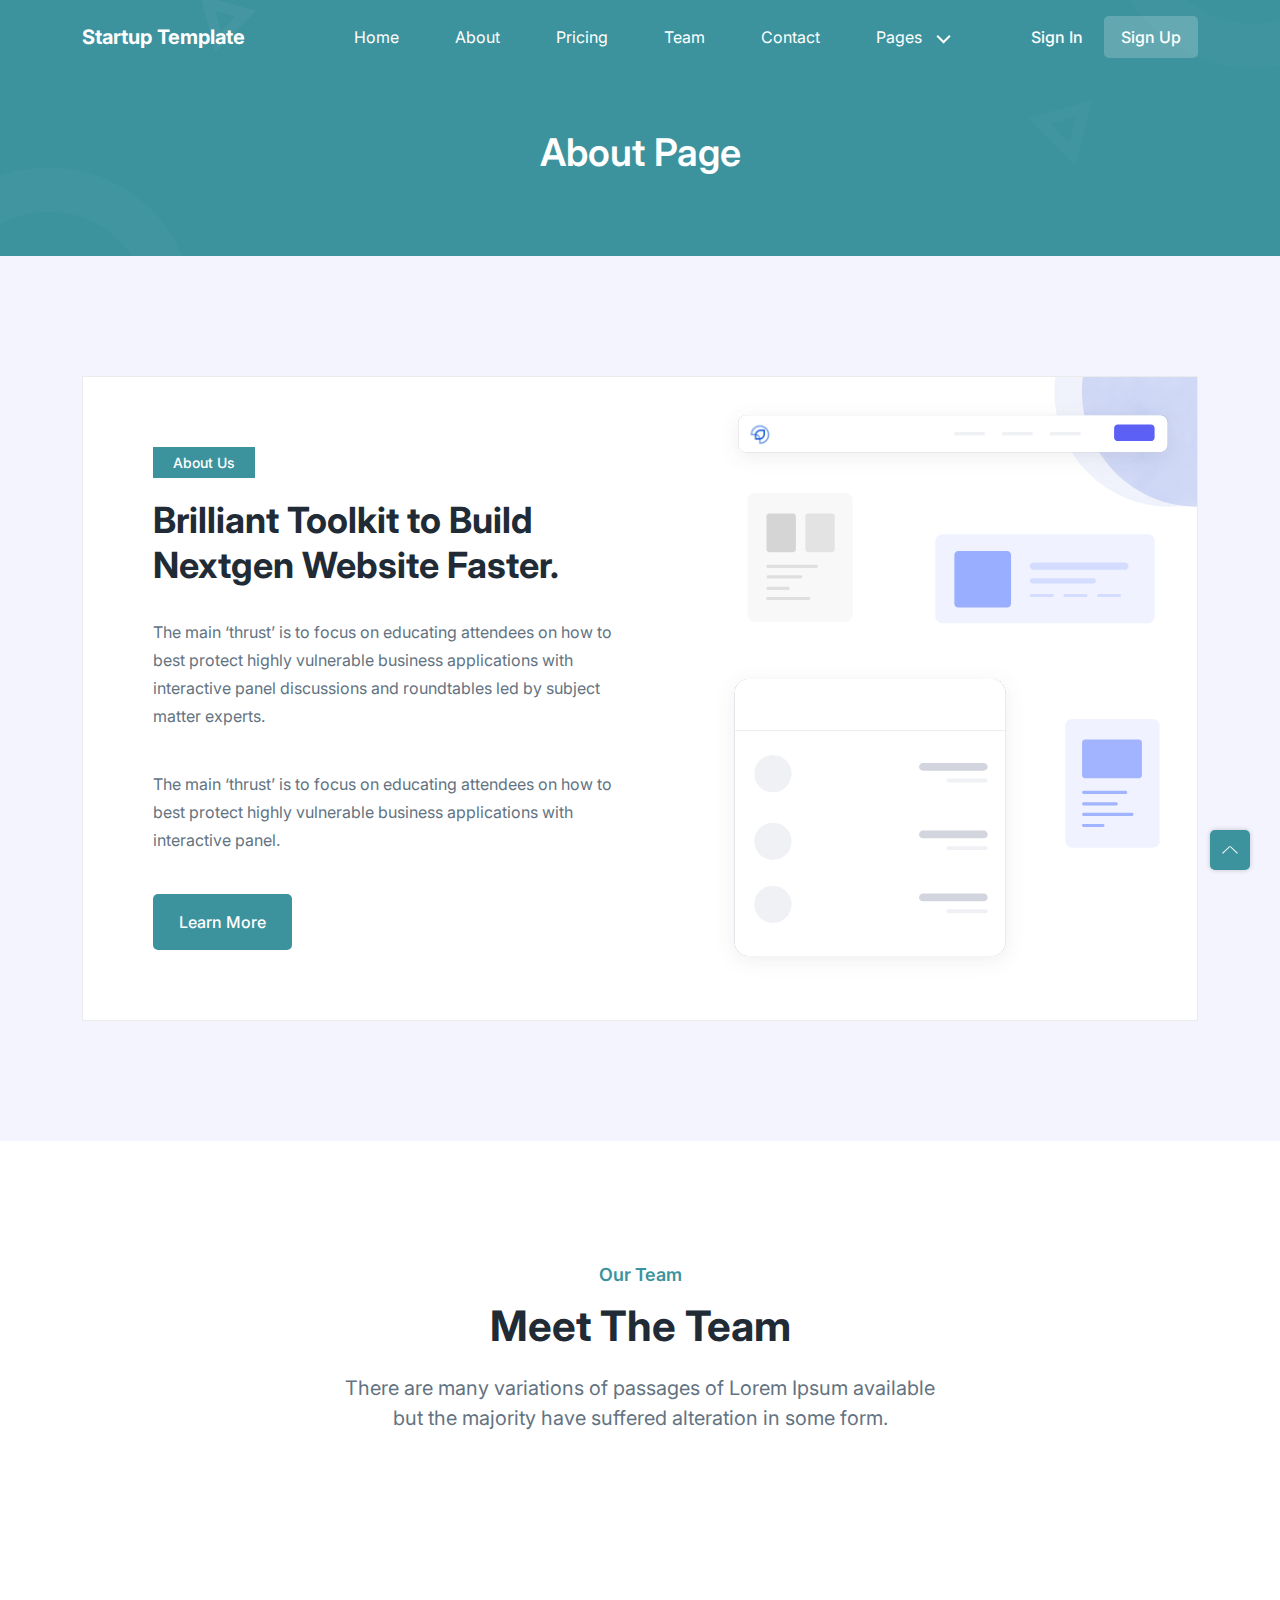
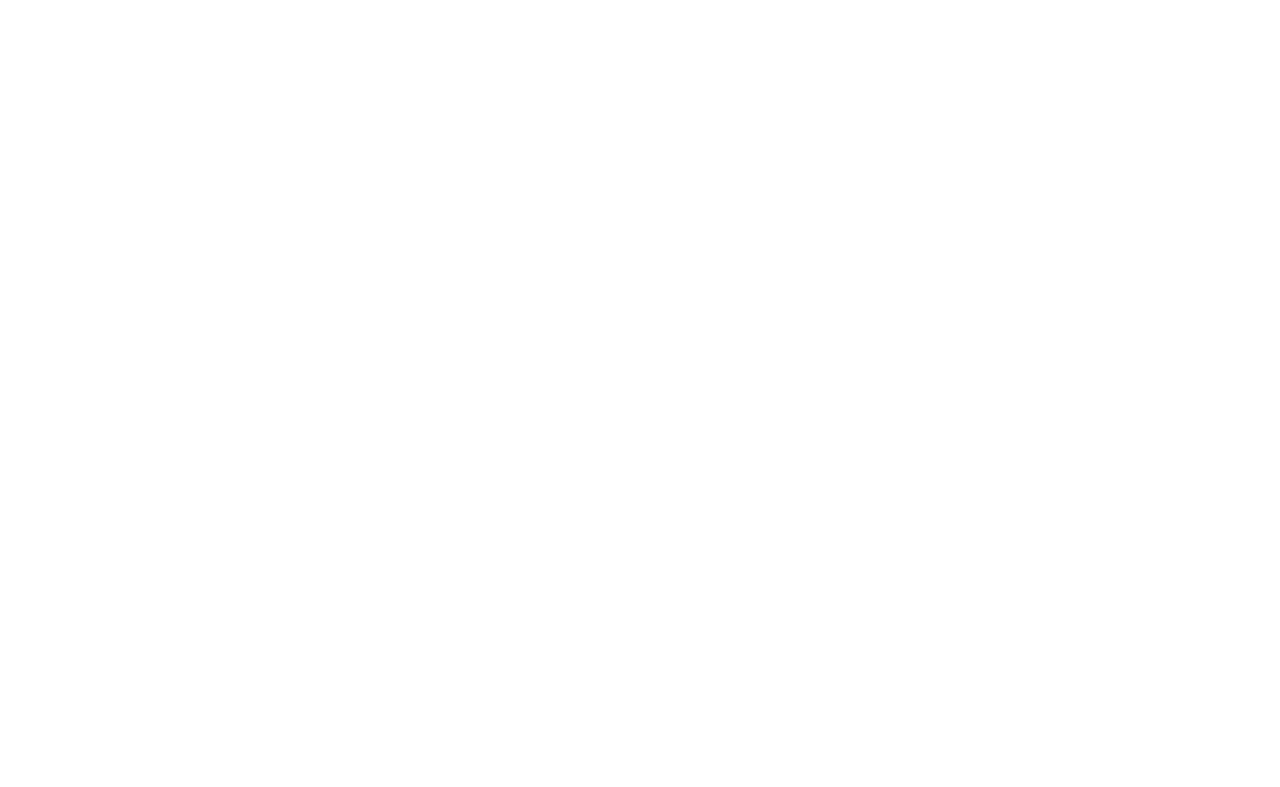
<file: about.html>
<!DOCTYPE html>
<html lang="en">
  <head>
    <meta charset="UTF-8" />
    <meta http-equiv="X-UA-Compatible" content="IE=edge" />
    <meta name="viewport" content="width=device-width, initial-scale=1.0" />
    <title>Play | Open source Project by UIdeck</title>

    <!--====== Favicon Icon ======-->
    <link
      rel="shortcut icon"
      href="assets/images/favicon.svg"
      type="image/svg"
    />

    <!-- ===== All CSS files ===== -->
    <link rel="stylesheet" href="assets/css/bootstrap.min.css" />
    <link rel="stylesheet" href="assets/css/animate.css" />
    <link rel="stylesheet" href="assets/css/lineicons.css" />
    <link rel="stylesheet" href="assets/css/ud-styles.css" />
  </head>
  <body>
    <!-- ====== Header Start ====== -->
    <header class="ud-header">
      <div class="container">
        <div class="row">
          <div class="col-lg-12">
            <nav class="navbar navbar-expand-lg">
              <a class="navbar-brand" href="index.html">
                <span class="fw-bold text-white startup-logo">Startup Template</span>
              </a>
              <button class="navbar-toggler">
                <span class="toggler-icon"> </span>
                <span class="toggler-icon"> </span>
                <span class="toggler-icon"> </span>
              </button>

              <div class="navbar-collapse">
                <ul id="nav" class="navbar-nav mx-auto">
                  <li class="nav-item">
                    <a class="ud-menu-scroll" href="#home">Home</a>
                  </li>

                  <li class="nav-item">
                    <a class="ud-menu-scroll" href="#about">About</a>
                  </li>
                  <li class="nav-item">
                    <a class="ud-menu-scroll" href="#pricing">Pricing</a>
                  </li>
                  <li class="nav-item">
                    <a class="ud-menu-scroll" href="#team">Team</a>
                  </li>
                  <li class="nav-item">
                    <a class="ud-menu-scroll" href="#contact">Contact</a>
                  </li>
                  <li class="nav-item nav-item-has-children">
                    <a href="javascript:void(0)"> Pages </a>
                    <ul class="ud-submenu">
                      <li class="ud-submenu-item">
                        <a href="about.html" class="ud-submenu-link">
                          About Page
                        </a>
                      </li>
                      <li class="ud-submenu-item">
                        <a href="pricing.html" class="ud-submenu-link">
                          Pricing Page
                        </a>
                      </li>
                      <li class="ud-submenu-item">
                        <a href="contact.html" class="ud-submenu-link">
                          Contact Page
                        </a>
                      </li>
                      <li class="ud-submenu-item">
                        <a href="blog.html" class="ud-submenu-link">
                          Blog Grid Page
                        </a>
                      </li>
                      <li class="ud-submenu-item">
                        <a href="blog-details.html" class="ud-submenu-link">
                          Blog Details Page
                        </a>
                      </li>
                      <li class="ud-submenu-item">
                        <a href="login.html" class="ud-submenu-link">
                          Sign In Page
                        </a>
                      </li>
                      <li class="ud-submenu-item">
                        <a href="404.html" class="ud-submenu-link">404 Page</a>
                      </li>
                    </ul>
                  </li>
                </ul>
              </div>

              <div class="navbar-btn d-none d-sm-inline-block">
                <a href="login.html" class="ud-main-btn ud-login-btn">
                  Sign In
                </a>
                <a class="ud-main-btn ud-white-btn" href="javascript:void(0)">
                  Sign Up
                </a>
              </div>
            </nav>
          </div>
        </div>
      </div>
    </header>
    <!-- ====== Header End ====== -->

    <!-- ====== Banner Start ====== -->
    <section class="ud-page-banner">
      <div class="container">
        <div class="row">
          <div class="col-lg-12">
            <div class="ud-banner-content">
              <h1>About Page</h1>
            </div>
          </div>
        </div>
      </div>
    </section>
    <!-- ====== Banner End ====== -->

    <!-- ====== About Start ====== -->
    <section id="about" class="ud-about">
      <div class="container">
        <div class="ud-about-wrapper wow fadeInUp" data-wow-delay=".2s">
          <div class="ud-about-content-wrapper">
            <div class="ud-about-content">
              <span class="tag">About Us</span>
              <h2>Brilliant Toolkit to Build Nextgen Website Faster.</h2>
              <p>
                The main ‘thrust’ is to focus on educating attendees on how to
                best protect highly vulnerable business applications with
                interactive panel discussions and roundtables led by subject
                matter experts.
              </p>

              <p>
                The main ‘thrust’ is to focus on educating attendees on how to
                best protect highly vulnerable business applications with
                interactive panel.
              </p>
              <a href="javascript:void(0)" class="ud-main-btn">Learn More</a>
            </div>
          </div>
          <div class="ud-about-image">
            <img src="assets/images/about/about-image.svg" alt="about-image" />
          </div>
        </div>
      </div>
    </section>
    <!-- ====== About End ====== -->

    <!-- ====== Team Start ====== -->
    <section id="team" class="ud-team">
      <div class="container">
        <div class="row">
          <div class="col-lg-12">
            <div class="ud-section-title mx-auto text-center">
              <span>Our Team</span>
              <h2>Meet The Team</h2>
              <p>
                There are many variations of passages of Lorem Ipsum available
                but the majority have suffered alteration in some form.
              </p>
            </div>
          </div>
        </div>

        <div class="row">
          <div class="col-xl-3 col-lg-3 col-sm-6">
            <div class="ud-single-team wow fadeInUp" data-wow-delay=".1s">
              <div class="ud-team-image-wrapper">
                <div class="ud-team-image">
                  <img src="assets/images/team/team-01.png" alt="team" />
                </div>

                <img
                  src="assets/images/team/dotted-shape.svg"
                  alt="shape"
                  class="shape shape-1"
                />
                <img
                  src="assets/images/team/shape-2.svg"
                  alt="shape"
                  class="shape shape-2"
                />
              </div>
              <div class="ud-team-info">
                <h5>Adveen Desuza</h5>
                <h6>UI Designer</h6>
              </div>
              <ul class="ud-team-socials">
                <li>
                  <a href="https://twitter.com/MusharofChy">
                    <i class="lni lni-facebook-filled"></i>
                  </a>
                </li>
                <li>
                  <a href="https://twitter.com/MusharofChy">
                    <i class="lni lni-twitter-filled"></i>
                  </a>
                </li>
                <li>
                  <a href="https://twitter.com/MusharofChy">
                    <i class="lni lni-instagram-filled"></i>
                  </a>
                </li>
              </ul>
            </div>
          </div>
          <div class="col-xl-3 col-lg-3 col-sm-6">
            <div class="ud-single-team wow fadeInUp" data-wow-delay=".15s">
              <div class="ud-team-image-wrapper">
                <div class="ud-team-image">
                  <img src="assets/images/team/team-02.png" alt="team" />
                </div>

                <img
                  src="assets/images/team/dotted-shape.svg"
                  alt="shape"
                  class="shape shape-1"
                />
                <img
                  src="assets/images/team/shape-2.svg"
                  alt="shape"
                  class="shape shape-2"
                />
              </div>
              <div class="ud-team-info">
                <h5>Jezmin uniya</h5>
                <h6>Product Designer</h6>
              </div>
              <ul class="ud-team-socials">
                <li>
                  <a href="https://twitter.com/MusharofChy">
                    <i class="lni lni-facebook-filled"></i>
                  </a>
                </li>
                <li>
                  <a href="https://twitter.com/MusharofChy">
                    <i class="lni lni-twitter-filled"></i>
                  </a>
                </li>
                <li>
                  <a href="https://twitter.com/MusharofChy">
                    <i class="lni lni-instagram-filled"></i>
                  </a>
                </li>
              </ul>
            </div>
          </div>
          <div class="col-xl-3 col-lg-3 col-sm-6">
            <div class="ud-single-team wow fadeInUp" data-wow-delay=".2s">
              <div class="ud-team-image-wrapper">
                <div class="ud-team-image">
                  <img src="assets/images/team/team-03.png" alt="team" />
                </div>

                <img
                  src="assets/images/team/dotted-shape.svg"
                  alt="shape"
                  class="shape shape-1"
                />
                <img
                  src="assets/images/team/shape-2.svg"
                  alt="shape"
                  class="shape shape-2"
                />
              </div>
              <div class="ud-team-info">
                <h5>Andrieo Gloree</h5>
                <h6>App Developer</h6>
              </div>
              <ul class="ud-team-socials">
                <li>
                  <a href="https://twitter.com/MusharofChy">
                    <i class="lni lni-facebook-filled"></i>
                  </a>
                </li>
                <li>
                  <a href="https://twitter.com/MusharofChy">
                    <i class="lni lni-twitter-filled"></i>
                  </a>
                </li>
                <li>
                  <a href="https://twitter.com/MusharofChy">
                    <i class="lni lni-instagram-filled"></i>
                  </a>
                </li>
              </ul>
            </div>
          </div>
          <div class="col-xl-3 col-lg-3 col-sm-6">
            <div class="ud-single-team wow fadeInUp" data-wow-delay=".25s">
              <div class="ud-team-image-wrapper">
                <div class="ud-team-image">
                  <img src="assets/images/team/team-04.png" alt="team" />
                </div>

                <img
                  src="assets/images/team/dotted-shape.svg"
                  alt="shape"
                  class="shape shape-1"
                />
                <img
                  src="assets/images/team/shape-2.svg"
                  alt="shape"
                  class="shape shape-2"
                />
              </div>
              <div class="ud-team-info">
                <h5>Jackie Sanders</h5>
                <h6>Content Writer</h6>
              </div>
              <ul class="ud-team-socials">
                <li>
                  <a href="https://twitter.com/MusharofChy">
                    <i class="lni lni-facebook-filled"></i>
                  </a>
                </li>
                <li>
                  <a href="https://twitter.com/MusharofChy">
                    <i class="lni lni-twitter-filled"></i>
                  </a>
                </li>
                <li>
                  <a href="https://twitter.com/MusharofChy">
                    <i class="lni lni-instagram-filled"></i>
                  </a>
                </li>
              </ul>
            </div>
          </div>
        </div>
      </div>
    </section>
    <!-- ====== Team End ====== -->

    <!-- ====== Footer Start ====== -->
    <footer class="ud-footer wow fadeInUp" data-wow-delay=".15s">
      <div class="shape shape-1">
        <img src="assets/images/footer/shape-1.svg" alt="shape" />
      </div>
      <div class="shape shape-2">
        <img src="assets/images/footer/shape-2.svg" alt="shape" />
      </div>
      <div class="shape shape-3">
        <img src="assets/images/footer/shape-3.svg" alt="shape" />
      </div>
      <div class="ud-footer-widgets">
        <div class="container">
          <div class="row">
            <div class="col-xl-3 col-lg-4 col-md-6">
              <div class="ud-widget">
                <a href="index.html" class="ud-footer-logo">
                  <span class="fw-bold text-white startup-logo">Startup Template</span>
                </a>
                <p class="ud-widget-desc">
                  We create digital experiences for brands and companies by
                  using technology.
                </p>
                <ul class="ud-widget-socials">
                  <li>
                    <a href="https://twitter.com/MusharofChy">
                      <i class="lni lni-facebook-filled"></i>
                    </a>
                  </li>
                  <li>
                    <a href="https://twitter.com/MusharofChy">
                      <i class="lni lni-twitter-filled"></i>
                    </a>
                  </li>
                  <li>
                    <a href="https://twitter.com/MusharofChy">
                      <i class="lni lni-instagram-filled"></i>
                    </a>
                  </li>
                  <li>
                    <a href="https://twitter.com/MusharofChy">
                      <i class="lni lni-linkedin-original"></i>
                    </a>
                  </li>
                </ul>
              </div>
            </div>

            <div class="col-xl-2 col-lg-2 col-md-6 col-sm-6">
              <div class="ud-widget">
                <h5 class="ud-widget-title">About Us</h5>
                <ul class="ud-widget-links">
                  <li>
                    <a href="javascript:void(0)">Home</a>
                  </li>
                  <li>
                    <a href="javascript:void(0)">Features</a>
                  </li>
                  <li>
                    <a href="javascript:void(0)">About</a>
                  </li>
                  <li>
                    <a href="javascript:void(0)">Testimonial</a>
                  </li>
                </ul>
              </div>
            </div>
            <div class="col-xl-2 col-lg-3 col-md-6 col-sm-6">
              <div class="ud-widget">
                <h5 class="ud-widget-title">Features</h5>
                <ul class="ud-widget-links">
                  <li>
                    <a href="javascript:void(0)">How it works</a>
                  </li>
                  <li>
                    <a href="javascript:void(0)">Privacy policy</a>
                  </li>
                  <li>
                    <a href="javascript:void(0)">Terms of service</a>
                  </li>
                  <li>
                    <a href="javascript:void(0)">Refund policy</a>
                  </li>
                </ul>
              </div>
            </div>
            <div class="col-xl-2 col-lg-3 col-md-6 col-sm-6">
              <div class="ud-widget">
                <h5 class="ud-widget-title">Our Products</h5>
                <ul class="ud-widget-links">
                  <li>
                    <a
                      href="https://lineicons.com/"
                      rel="nofollow noopner"
                      target="_blank"
                      >Lineicons
                    </a>
                  </li>
                  <li>
                    <a
                      href="https://ecommercehtml.com/"
                      rel="nofollow noopner"
                      target="_blank"
                      >Ecommerce HTML</a
                    >
                  </li>
                  <li>
                    <a
                      href="https://ayroui.com/"
                      rel="nofollow noopner"
                      target="_blank"
                      >Ayro UI</a
                    >
                  </li>
                  <li>
                    <a
                      href="https://graygrids.com/"
                      rel="nofollow noopner"
                      target="_blank"
                      >Plain Admin</a
                    >
                  </li>
                </ul>
              </div>
            </div>
            <div class="col-xl-3 col-lg-6 col-md-8 col-sm-10">
              <div class="ud-widget">
                <h5 class="ud-widget-title">Partners</h5>
                <ul class="ud-widget-brands">
                  <li>
                    <a
                      href="https://ayroui.com/"
                      rel="nofollow noopner"
                      target="_blank"
                    >
                      <img
                        src="assets/images/footer/brands/ayroui.svg"
                        alt="ayroui"
                      />
                    </a>
                  </li>
                  <li>
                    <a
                      href="https://ecommercehtml.com/"
                      rel="nofollow noopner"
                      target="_blank"
                    >
                      <img
                        src="assets/images/footer/brands/ecommerce-html.svg"
                        alt="ecommerce-html"
                      />
                    </a>
                  </li>
                  <li>
                    <a
                      href="https://graygrids.com/"
                      rel="nofollow noopner"
                      target="_blank"
                    >
                      <img
                        src="assets/images/footer/brands/graygrids.svg"
                        alt="graygrids"
                      />
                    </a>
                  </li>
                  <li>
                    <a
                      href="https://lineicons.com/"
                      rel="nofollow noopner"
                      target="_blank"
                    >
                      <img
                        src="assets/images/footer/brands/lineicons.svg"
                        alt="lineicons"
                      />
                    </a>
                  </li>
                  <li>
                    <a
                      href="https://uideck.com/"
                      rel="nofollow noopner"
                      target="_blank"
                    >
                      <img
                        src="assets/images/footer/brands/uideck.svg"
                        alt="uideck"
                      />
                    </a>
                  </li>
                  <li>
                    <a
                      href="https://tailwindtemplates.co/"
                      rel="nofollow noopner"
                      target="_blank"
                    >
                      <img
                        src="assets/images/footer/brands/tailwindtemplates.svg"
                        alt="tailwindtemplates"
                      />
                    </a>
                  </li>
                </ul>
              </div>
            </div>
          </div>
        </div>
      </div>
      <div class="ud-footer-bottom">
        <div class="container">
          <div class="row">
            <div class="col-md-8">
              <ul class="ud-footer-bottom-left">
                <li>
                  <a href="javascript:void(0)">Privacy policy</a>
                </li>
                <li>
                  <a href="javascript:void(0)">Support policy</a>
                </li>
                <li>
                  <a href="javascript:void(0)">Terms of service</a>
                </li>
              </ul>
            </div>
            <div class="col-md-4">
              <p class="ud-footer-bottom-right">
                Designed and Developed by
                <a href="https://hau.xyz" rel="nofollow">haudev</a>
              </p>
            </div>
          </div>
        </div>
      </div>
    </footer>
    <!-- ====== Footer End ====== -->

    <!-- ====== Back To Top Start ====== -->
    <a href="javascript:void(0)" class="back-to-top">
      <i class="lni lni-chevron-up"> </i>
    </a>
    <!-- ====== Back To Top End ====== -->

    <!-- ====== All Javascript Files ====== -->
    <script src="assets/js/bootstrap.bundle.min.js"></script>
    <script src="assets/js/wow.min.js"></script>
    <script src="assets/js/main.js"></script>
  </body>
</html>
</file>
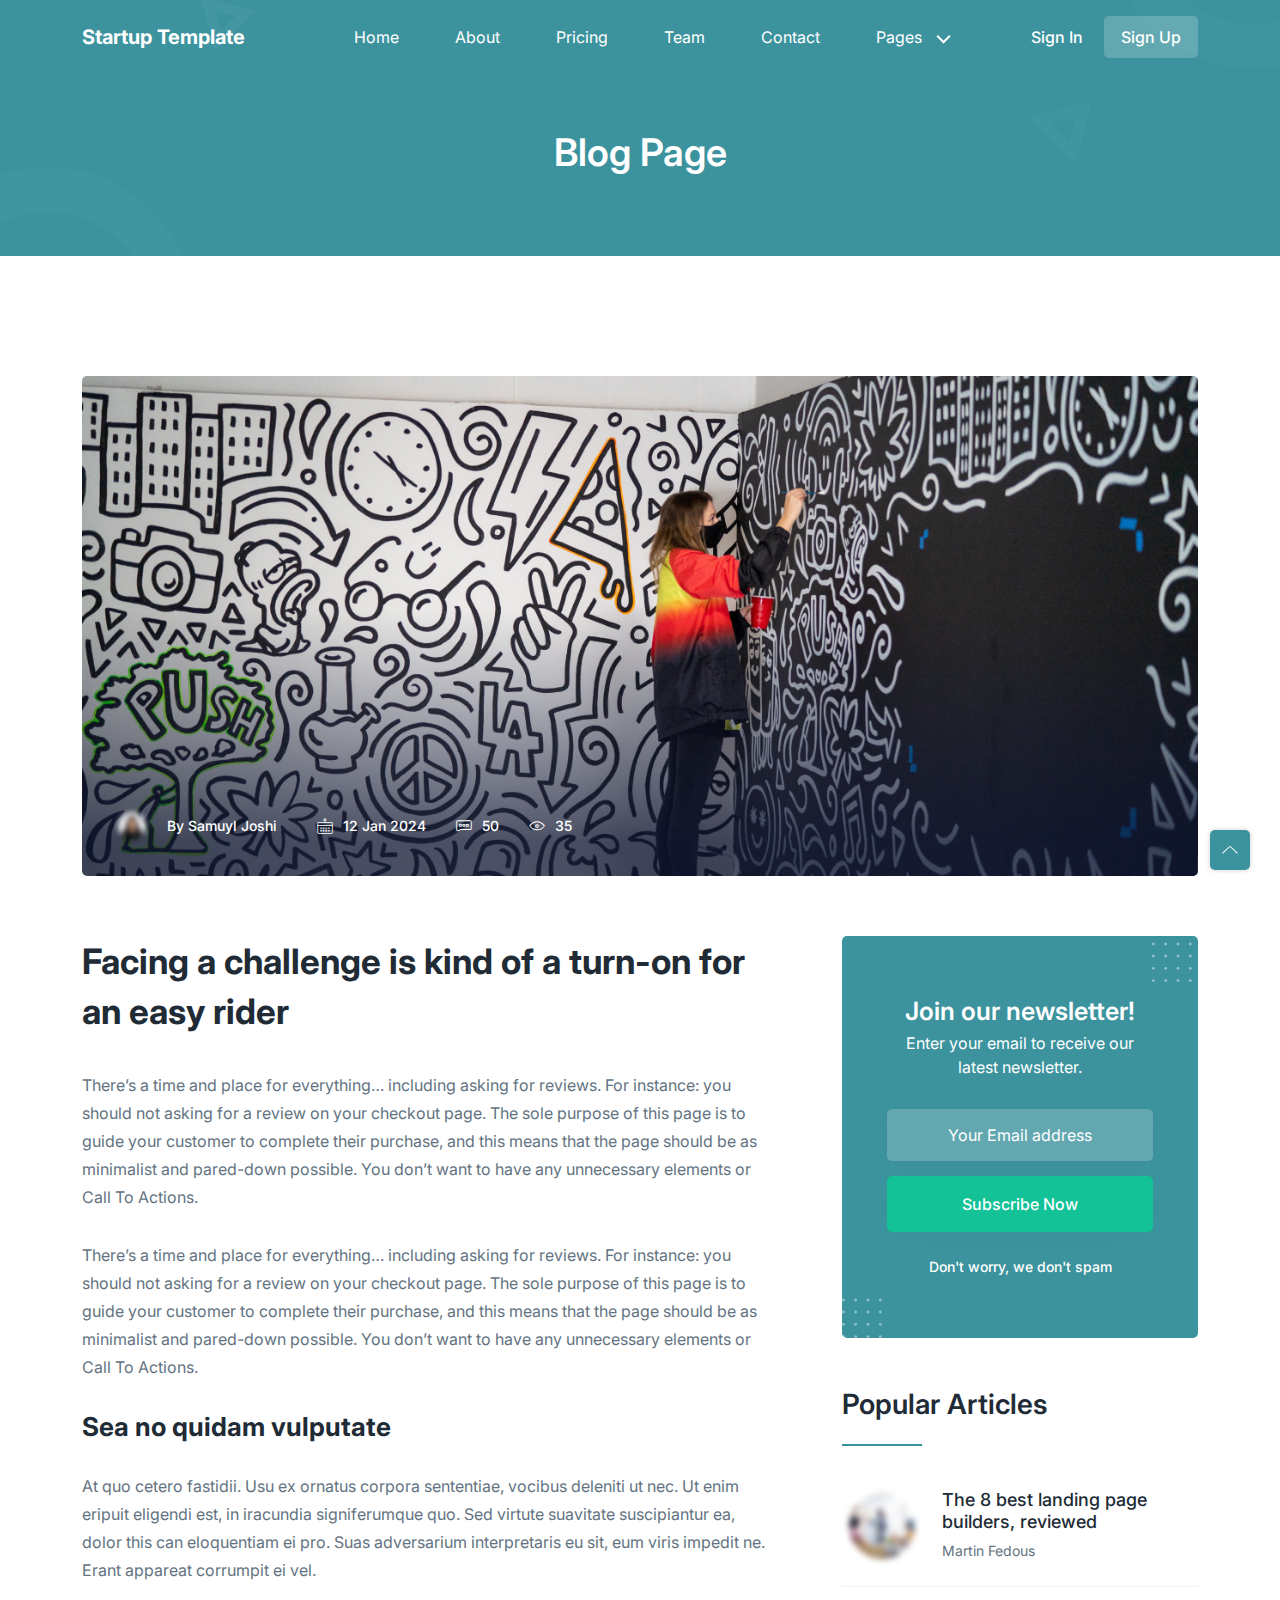
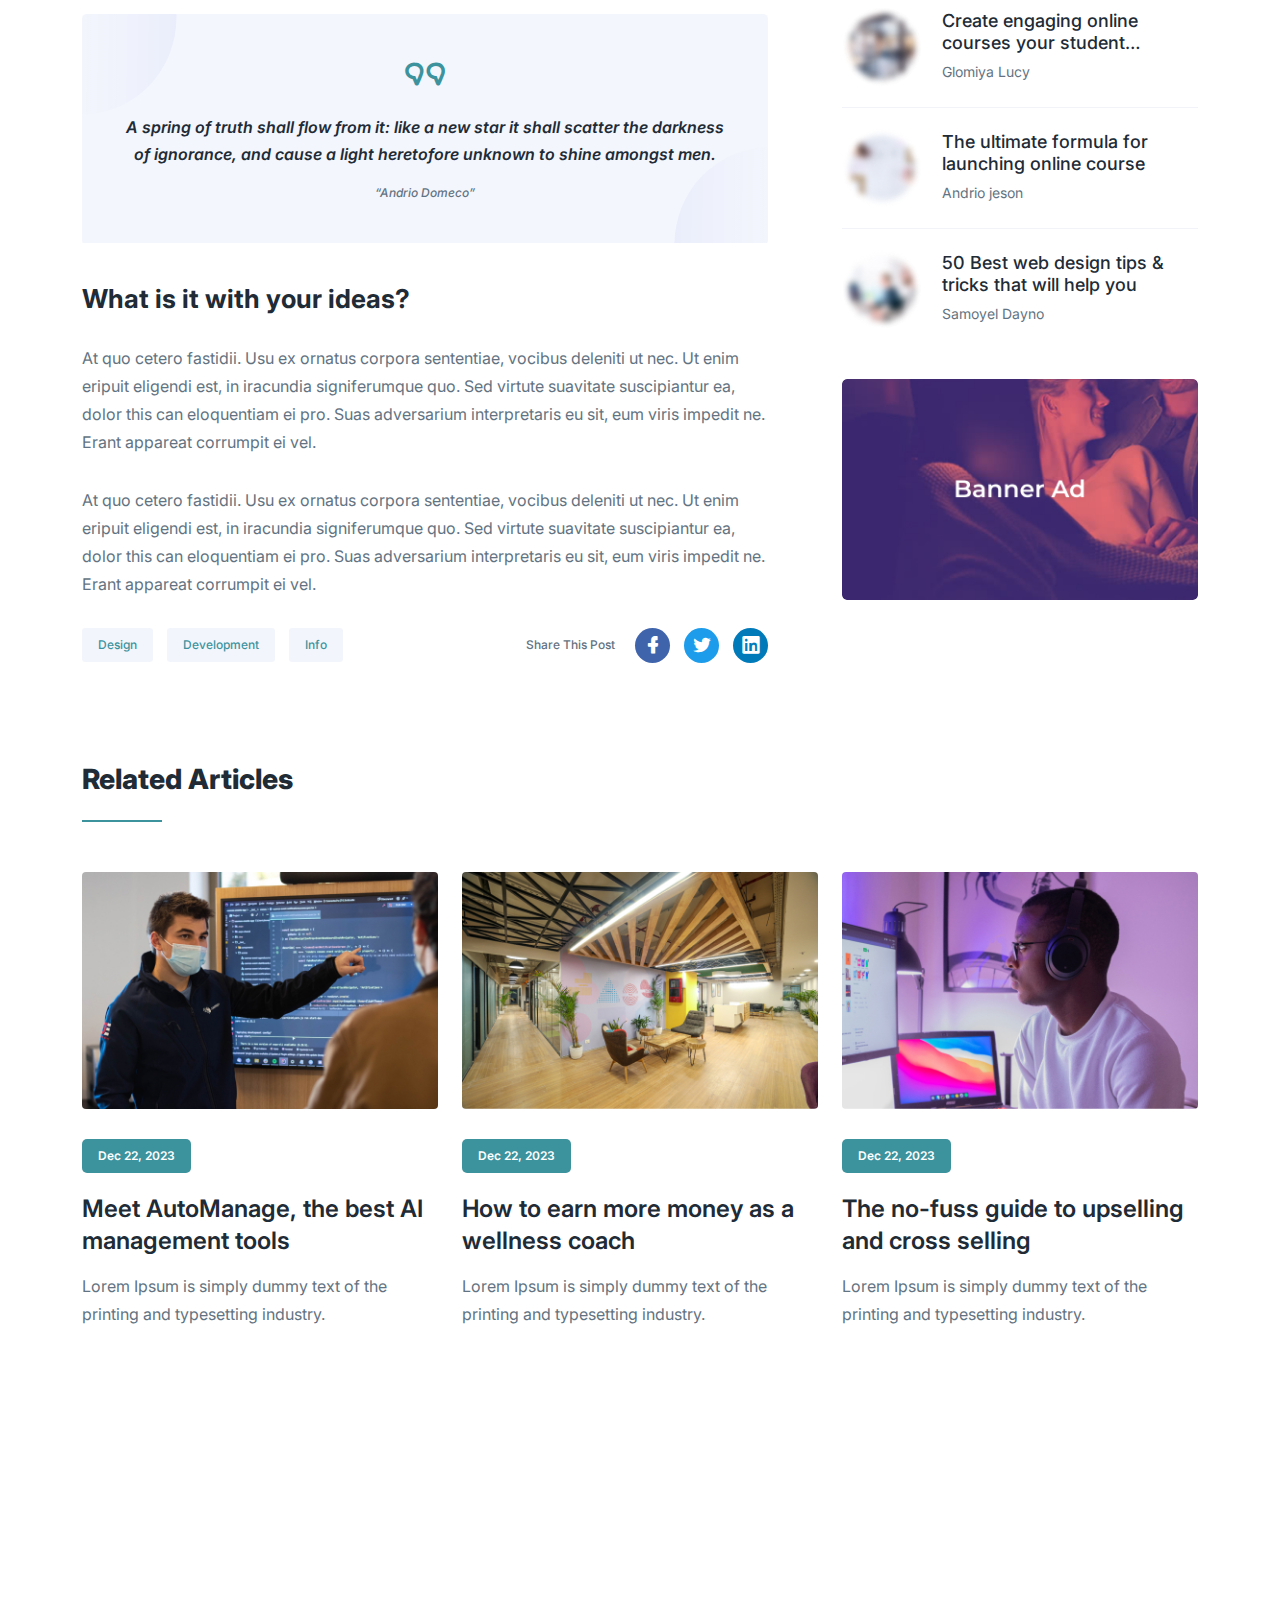
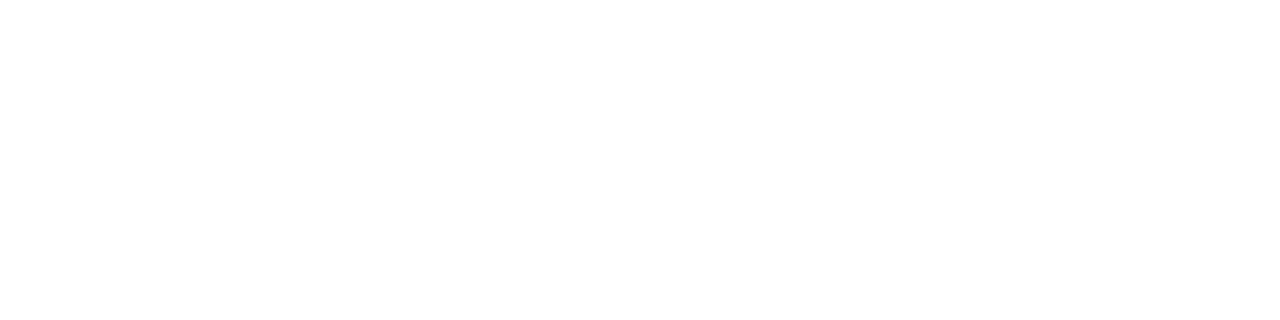
<file: blog-details.html>
<!DOCTYPE html>
<html lang="en">
  <head>
    <meta charset="UTF-8" />
    <meta http-equiv="X-UA-Compatible" content="IE=edge" />
    <meta name="viewport" content="width=device-width, initial-scale=1.0" />
    <title>Play | Open source Project by UIdeck</title>

    <!--====== Favicon Icon ======-->
    <link
      rel="shortcut icon"
      href="assets/images/favicon.svg"
      type="image/svg"
    />

    <!-- ===== All CSS files ===== -->
    <link rel="stylesheet" href="assets/css/bootstrap.min.css" />
    <link rel="stylesheet" href="assets/css/animate.css" />
    <link rel="stylesheet" href="assets/css/lineicons.css" />
    <link rel="stylesheet" href="assets/css/ud-styles.css" />
  </head>
  <body>
    <!-- ====== Header Start ====== -->
    <header class="ud-header">
      <div class="container">
        <div class="row">
          <div class="col-lg-12">
            <nav class="navbar navbar-expand-lg">
              <a class="navbar-brand" href="index.html">
                <span class="fw-bold text-white startup-logo">Startup Template</span>
              </a>
              <button class="navbar-toggler">
                <span class="toggler-icon"> </span>
                <span class="toggler-icon"> </span>
                <span class="toggler-icon"> </span>
              </button>

              <div class="navbar-collapse">
                <ul id="nav" class="navbar-nav mx-auto">
                  <li class="nav-item">
                    <a class="ud-menu-scroll" href="#home">Home</a>
                  </li>

                  <li class="nav-item">
                    <a class="ud-menu-scroll" href="#about">About</a>
                  </li>
                  <li class="nav-item">
                    <a class="ud-menu-scroll" href="#pricing">Pricing</a>
                  </li>
                  <li class="nav-item">
                    <a class="ud-menu-scroll" href="#team">Team</a>
                  </li>
                  <li class="nav-item">
                    <a class="ud-menu-scroll" href="#contact">Contact</a>
                  </li>
                  <li class="nav-item nav-item-has-children">
                    <a href="javascript:void(0)"> Pages </a>
                    <ul class="ud-submenu">
                      <li class="ud-submenu-item">
                        <a href="about.html" class="ud-submenu-link">
                          About Page
                        </a>
                      </li>
                      <li class="ud-submenu-item">
                        <a href="pricing.html" class="ud-submenu-link">
                          Pricing Page
                        </a>
                      </li>
                      <li class="ud-submenu-item">
                        <a href="contact.html" class="ud-submenu-link">
                          Contact Page
                        </a>
                      </li>
                      <li class="ud-submenu-item">
                        <a href="blog.html" class="ud-submenu-link">
                          Blog Grid Page
                        </a>
                      </li>
                      <li class="ud-submenu-item">
                        <a href="blog-details.html" class="ud-submenu-link">
                          Blog Details Page
                        </a>
                      </li>
                      <li class="ud-submenu-item">
                        <a href="login.html" class="ud-submenu-link">
                          Sign In Page
                        </a>
                      </li>
                      <li class="ud-submenu-item">
                        <a href="404.html" class="ud-submenu-link">404 Page</a>
                      </li>
                    </ul>
                  </li>
                </ul>
              </div>

              <div class="navbar-btn d-none d-sm-inline-block">
                <a href="login.html" class="ud-main-btn ud-login-btn">
                  Sign In
                </a>
                <a class="ud-main-btn ud-white-btn" href="javascript:void(0)">
                  Sign Up
                </a>
              </div>
            </nav>
          </div>
        </div>
      </div>
    </header>
    <!-- ====== Header End ====== -->

    <!-- ====== Banner Start ====== -->
    <section class="ud-page-banner">
      <div class="container">
        <div class="row">
          <div class="col-lg-12">
            <div class="ud-banner-content">
              <h1>Blog Page</h1>
            </div>
          </div>
        </div>
      </div>
    </section>
    <!-- ====== Banner End ====== -->

    <!-- ====== Blog Details Start ====== -->
    <section class="ud-blog-details">
      <div class="container">
        <div class="row">
          <div class="col-lg-12">
            <div class="ud-blog-details-image">
              <img
                src="assets/images/blog/blog-details-01.jpg"
                alt="blog details"
              />
              <div class="ud-blog-overlay">
                <div class="ud-blog-overlay-content">
                  <div class="ud-blog-author">
                    <img src="assets/images/blog/author-01.png" alt="author" />
                    <span>
                      By <a href="javascript:void(0)"> Samuyl Joshi </a>
                    </span>
                  </div>

                  <div class="ud-blog-meta">
                    <p class="date">
                      <i class="lni lni-calendar"></i> <span>12 Jan 2024</span>
                    </p>
                    <p class="comment">
                      <i class="lni lni-comments"></i> <span>50</span>
                    </p>
                    <p class="view">
                      <i class="lni lni-eye"></i> <span>35</span>
                    </p>
                  </div>
                </div>
              </div>
            </div>
          </div>

          <div class="col-lg-8">
            <div class="ud-blog-details-content">
              <h2 class="ud-blog-details-title">
                Facing a challenge is kind of a turn-on for an easy rider
              </h2>
              <p class="ud-blog-details-para">
                There’s a time and place for everything… including asking for
                reviews. For instance: you should not asking for a review on
                your checkout page. The sole purpose of this page is to guide
                your customer to complete their purchase, and this means that
                the page should be as minimalist and pared-down possible. You
                don’t want to have any unnecessary elements or Call To Actions.
              </p>
              <p class="ud-blog-details-para">
                There’s a time and place for everything… including asking for
                reviews. For instance: you should not asking for a review on
                your checkout page. The sole purpose of this page is to guide
                your customer to complete their purchase, and this means that
                the page should be as minimalist and pared-down possible. You
                don’t want to have any unnecessary elements or Call To Actions.
              </p>
              <h3 class="ud-blog-details-subtitle">Sea no quidam vulputate</h3>
              <p class="ud-blog-details-para">
                At quo cetero fastidii. Usu ex ornatus corpora sententiae,
                vocibus deleniti ut nec. Ut enim eripuit eligendi est, in
                iracundia signiferumque quo. Sed virtute suavitate suscipiantur
                ea, dolor this can eloquentiam ei pro. Suas adversarium
                interpretaris eu sit, eum viris impedit ne. Erant appareat
                corrumpit ei vel.
              </p>

              <div class="ud-blog-quote">
                <i class="lni lni-quotation"></i>
                <p>
                  A spring of truth shall flow from it: like a new star it shall
                  scatter the darkness of ignorance, and cause a light
                  heretofore unknown to shine amongst men.
                </p>
                <h6>“Andrio Domeco”</h6>
              </div>
              <h3 class="ud-blog-details-subtitle">
                What is it with your ideas?
              </h3>
              <p class="ud-blog-details-para">
                At quo cetero fastidii. Usu ex ornatus corpora sententiae,
                vocibus deleniti ut nec. Ut enim eripuit eligendi est, in
                iracundia signiferumque quo. Sed virtute suavitate suscipiantur
                ea, dolor this can eloquentiam ei pro. Suas adversarium
                interpretaris eu sit, eum viris impedit ne. Erant appareat
                corrumpit ei vel.
              </p>
              <p class="ud-blog-details-para">
                At quo cetero fastidii. Usu ex ornatus corpora sententiae,
                vocibus deleniti ut nec. Ut enim eripuit eligendi est, in
                iracundia signiferumque quo. Sed virtute suavitate suscipiantur
                ea, dolor this can eloquentiam ei pro. Suas adversarium
                interpretaris eu sit, eum viris impedit ne. Erant appareat
                corrumpit ei vel.
              </p>

              <div class="ud-blog-details-action">
                <ul class="ud-blog-tags">
                  <li>
                    <a href="javascript:void(0)">Design</a>
                  </li>
                  <li>
                    <a href="javascript:void(0)">Development</a>
                  </li>
                  <li>
                    <a href="javascript:void(0)">Info</a>
                  </li>
                </ul>
                <div class="ud-blog-share">
                  <h6>Share This Post</h6>
                  <ul class="ud-blog-share-links">
                    <li>
                      <a href="javascript:void(0)" class="facebook">
                        <i class="lni lni-facebook-filled"></i>
                      </a>
                    </li>
                    <li>
                      <a href="javascript:void(0)" class="twitter">
                        <i class="lni lni-twitter-filled"></i>
                      </a>
                    </li>
                    <li>
                      <a href="javascript:void(0)" class="linkedin">
                        <i class="lni lni-linkedin-original"></i>
                      </a>
                    </li>
                  </ul>
                </div>
              </div>
            </div>
          </div>
          <div class="col-lg-4">
            <div class="ud-blog-sidebar">
              <div class="ud-newsletter-box">
                <img
                  src="assets/images/blog/dotted-shape.svg"
                  alt="shape"
                  class="shape shape-1"
                />
                <img
                  src="assets/images/blog/dotted-shape.svg"
                  alt="shape"
                  class="shape shape-2"
                />
                <h3 class="ud-newsletter-title">Join our newsletter!</h3>
                <p>Enter your email to receive our latest newsletter.</p>
                <form class="ud-newsletter-form">
                  <input
                    type="email"
                    name="email"
                    placeholder="Your Email address"
                  />
                  <button class="ud-main-btn">Subscribe Now</button>
                  <p class="ud-newsletter-note">Don't worry, we don't spam</p>
                </form>
              </div>

              <div class="ud-articles-box">
                <h3 class="ud-articles-box-title">Popular Articles</h3>
                <ul class="ud-articles-list">
                  <li>
                    <div class="ud-article-image">
                      <img
                        src="assets/images/blog/article-author-01.png"
                        alt="author"
                      />
                    </div>
                    <div class="ud-article-content">
                      <h5 class="ud-article-title">
                        <a href="javascript:void(0)">
                          The 8 best landing page builders, reviewed
                        </a>
                      </h5>
                      <p class="ud-article-author">Martin Fedous</p>
                    </div>
                  </li>
                  <li>
                    <div class="ud-article-image">
                      <img
                        src="assets/images/blog/article-author-02.png"
                        alt="author"
                      />
                    </div>
                    <div class="ud-article-content">
                      <h5 class="ud-article-title">
                        <a href="javascript:void(0)">
                          Create engaging online courses your student…
                        </a>
                      </h5>
                      <p class="ud-article-author">Glomiya Lucy</p>
                    </div>
                  </li>
                  <li>
                    <div class="ud-article-image">
                      <img
                        src="assets/images/blog/article-author-03.png"
                        alt="author"
                      />
                    </div>
                    <div class="ud-article-content">
                      <h5 class="ud-article-title">
                        <a href="javascript:void(0)">
                          The ultimate formula for launching online course
                        </a>
                      </h5>
                      <p class="ud-article-author">Andrio jeson</p>
                    </div>
                  </li>
                  <li>
                    <div class="ud-article-image">
                      <img
                        src="assets/images/blog/article-author-04.png"
                        alt="author"
                      />
                    </div>
                    <div class="ud-article-content">
                      <h5 class="ud-article-title">
                        <a href="javascript:void(0)">
                          50 Best web design tips & tricks that will help you
                        </a>
                      </h5>
                      <p class="ud-article-author">Samoyel Dayno</p>
                    </div>
                  </li>
                </ul>
              </div>

              <div class="ud-banner-ad">
                <a href="javascript:void(0)">
                  <img
                    src="assets/images/blog/bannder-ad.png"
                    alt="ad banner"
                  />
                </a>
              </div>
            </div>
          </div>
        </div>
      </div>
    </section>
    <!-- ====== Blog Details End ====== -->

    <!-- ====== Blog Start ====== -->
    <section class="ud-blog-grids ud-related-articles">
      <div class="container">
        <div class="row col-lg-12">
          <div class="ud-related-title">
            <h2 class="ud-related-articles-title">Related Articles</h2>
          </div>
        </div>
        <div class="row">
          <div class="col-lg-4 col-md-6">
            <div class="ud-single-blog">
              <div class="ud-blog-image">
                <a href="blog-details.html">
                  <img src="assets/images/blog/blog-01.jpg" alt="blog" />
                </a>
              </div>
              <div class="ud-blog-content">
                <span class="ud-blog-date">Dec 22, 2023</span>
                <h3 class="ud-blog-title">
                  <a href="blog-details.html">
                    Meet AutoManage, the best AI management tools
                  </a>
                </h3>
                <p class="ud-blog-desc">
                  Lorem Ipsum is simply dummy text of the printing and
                  typesetting industry.
                </p>
              </div>
            </div>
          </div>
          <div class="col-lg-4 col-md-6">
            <div class="ud-single-blog">
              <div class="ud-blog-image">
                <a href="blog-details.html">
                  <img src="assets/images/blog/blog-02.jpg" alt="blog" />
                </a>
              </div>
              <div class="ud-blog-content">
                <span class="ud-blog-date">Dec 22, 2023</span>
                <h3 class="ud-blog-title">
                  <a href="blog-details.html">
                    How to earn more money as a wellness coach
                  </a>
                </h3>
                <p class="ud-blog-desc">
                  Lorem Ipsum is simply dummy text of the printing and
                  typesetting industry.
                </p>
              </div>
            </div>
          </div>
          <div class="col-lg-4 col-md-6">
            <div class="ud-single-blog">
              <div class="ud-blog-image">
                <a href="blog-details.html">
                  <img src="assets/images/blog/blog-03.jpg" alt="blog" />
                </a>
              </div>
              <div class="ud-blog-content">
                <span class="ud-blog-date">Dec 22, 2023</span>
                <h3 class="ud-blog-title">
                  <a href="blog-details.html">
                    The no-fuss guide to upselling and cross selling
                  </a>
                </h3>
                <p class="ud-blog-desc">
                  Lorem Ipsum is simply dummy text of the printing and
                  typesetting industry.
                </p>
              </div>
            </div>
          </div>
        </div>
      </div>
    </section>
    <!-- ====== Blog End ====== -->

    <!-- ====== Footer Start ====== -->
    <footer class="ud-footer wow fadeInUp" data-wow-delay=".15s">
      <div class="shape shape-1">
        <img src="assets/images/footer/shape-1.svg" alt="shape" />
      </div>
      <div class="shape shape-2">
        <img src="assets/images/footer/shape-2.svg" alt="shape" />
      </div>
      <div class="shape shape-3">
        <img src="assets/images/footer/shape-3.svg" alt="shape" />
      </div>
      <div class="ud-footer-widgets">
        <div class="container">
          <div class="row">
            <div class="col-xl-3 col-lg-4 col-md-6">
              <div class="ud-widget">
                <a href="index.html" class="ud-footer-logo">
                  <span class="fw-bold text-white startup-logo">Startup Template</span>
                </a>
                <p class="ud-widget-desc">
                  We create digital experiences for brands and companies by
                  using technology.
                </p>
                <ul class="ud-widget-socials">
                  <li>
                    <a href="https://twitter.com/MusharofChy">
                      <i class="lni lni-facebook-filled"></i>
                    </a>
                  </li>
                  <li>
                    <a href="https://twitter.com/MusharofChy">
                      <i class="lni lni-twitter-filled"></i>
                    </a>
                  </li>
                  <li>
                    <a href="https://twitter.com/MusharofChy">
                      <i class="lni lni-instagram-filled"></i>
                    </a>
                  </li>
                  <li>
                    <a href="https://twitter.com/MusharofChy">
                      <i class="lni lni-linkedin-original"></i>
                    </a>
                  </li>
                </ul>
              </div>
            </div>

            <div class="col-xl-2 col-lg-2 col-md-6 col-sm-6">
              <div class="ud-widget">
                <h5 class="ud-widget-title">About Us</h5>
                <ul class="ud-widget-links">
                  <li>
                    <a href="javascript:void(0)">Home</a>
                  </li>
                  <li>
                    <a href="javascript:void(0)">Features</a>
                  </li>
                  <li>
                    <a href="javascript:void(0)">About</a>
                  </li>
                  <li>
                    <a href="javascript:void(0)">Testimonial</a>
                  </li>
                </ul>
              </div>
            </div>
            <div class="col-xl-2 col-lg-3 col-md-6 col-sm-6">
              <div class="ud-widget">
                <h5 class="ud-widget-title">Features</h5>
                <ul class="ud-widget-links">
                  <li>
                    <a href="javascript:void(0)">How it works</a>
                  </li>
                  <li>
                    <a href="javascript:void(0)">Privacy policy</a>
                  </li>
                  <li>
                    <a href="javascript:void(0)">Terms of service</a>
                  </li>
                  <li>
                    <a href="javascript:void(0)">Refund policy</a>
                  </li>
                </ul>
              </div>
            </div>
            <div class="col-xl-2 col-lg-3 col-md-6 col-sm-6">
              <div class="ud-widget">
                <h5 class="ud-widget-title">Our Products</h5>
                <ul class="ud-widget-links">
                  <li>
                    <a
                      href="https://lineicons.com/"
                      rel="nofollow noopner"
                      target="_blank"
                      >Lineicons
                    </a>
                  </li>
                  <li>
                    <a
                      href="https://ecommercehtml.com/"
                      rel="nofollow noopner"
                      target="_blank"
                      >Ecommerce HTML</a
                    >
                  </li>
                  <li>
                    <a
                      href="https://ayroui.com/"
                      rel="nofollow noopner"
                      target="_blank"
                      >Ayro UI</a
                    >
                  </li>
                  <li>
                    <a
                      href="https://graygrids.com/"
                      rel="nofollow noopner"
                      target="_blank"
                      >Plain Admin</a
                    >
                  </li>
                </ul>
              </div>
            </div>
            <div class="col-xl-3 col-lg-6 col-md-8 col-sm-10">
              <div class="ud-widget">
                <h5 class="ud-widget-title">Partners</h5>
                <ul class="ud-widget-brands">
                  <li>
                    <a
                      href="https://ayroui.com/"
                      rel="nofollow noopner"
                      target="_blank"
                    >
                      <img
                        src="assets/images/footer/brands/ayroui.svg"
                        alt="ayroui"
                      />
                    </a>
                  </li>
                  <li>
                    <a
                      href="https://ecommercehtml.com/"
                      rel="nofollow noopner"
                      target="_blank"
                    >
                      <img
                        src="assets/images/footer/brands/ecommerce-html.svg"
                        alt="ecommerce-html"
                      />
                    </a>
                  </li>
                  <li>
                    <a
                      href="https://graygrids.com/"
                      rel="nofollow noopner"
                      target="_blank"
                    >
                      <img
                        src="assets/images/footer/brands/graygrids.svg"
                        alt="graygrids"
                      />
                    </a>
                  </li>
                  <li>
                    <a
                      href="https://lineicons.com/"
                      rel="nofollow noopner"
                      target="_blank"
                    >
                      <img
                        src="assets/images/footer/brands/lineicons.svg"
                        alt="lineicons"
                      />
                    </a>
                  </li>
                  <li>
                    <a
                      href="https://uideck.com/"
                      rel="nofollow noopner"
                      target="_blank"
                    >
                      <img
                        src="assets/images/footer/brands/uideck.svg"
                        alt="uideck"
                      />
                    </a>
                  </li>
                  <li>
                    <a
                      href="https://tailwindtemplates.co/"
                      rel="nofollow noopner"
                      target="_blank"
                    >
                      <img
                        src="assets/images/footer/brands/tailwindtemplates.svg"
                        alt="tailwindtemplates"
                      />
                    </a>
                  </li>
                </ul>
              </div>
            </div>
          </div>
        </div>
      </div>
      <div class="ud-footer-bottom">
        <div class="container">
          <div class="row">
            <div class="col-md-8">
              <ul class="ud-footer-bottom-left">
                <li>
                  <a href="javascript:void(0)">Privacy policy</a>
                </li>
                <li>
                  <a href="javascript:void(0)">Support policy</a>
                </li>
                <li>
                  <a href="javascript:void(0)">Terms of service</a>
                </li>
              </ul>
            </div>
            <div class="col-md-4">
              <p class="ud-footer-bottom-right">
                Designed and Developed by
                <a href="https://hau.xyz" rel="nofollow">haudev</a>
              </p>
            </div>
          </div>
        </div>
      </div>
    </footer>
    <!-- ====== Footer End ====== -->

    <!-- ====== Back To Top Start ====== -->
    <a href="javascript:void(0)" class="back-to-top">
      <i class="lni lni-chevron-up"> </i>
    </a>
    <!-- ====== Back To Top End ====== -->

    <!-- ====== All Javascript Files ====== -->
    <script src="assets/js/bootstrap.bundle.min.js"></script>
    <script src="assets/js/wow.min.js"></script>
    <script src="assets/js/main.js"></script>
  </body>
</html>
</file>
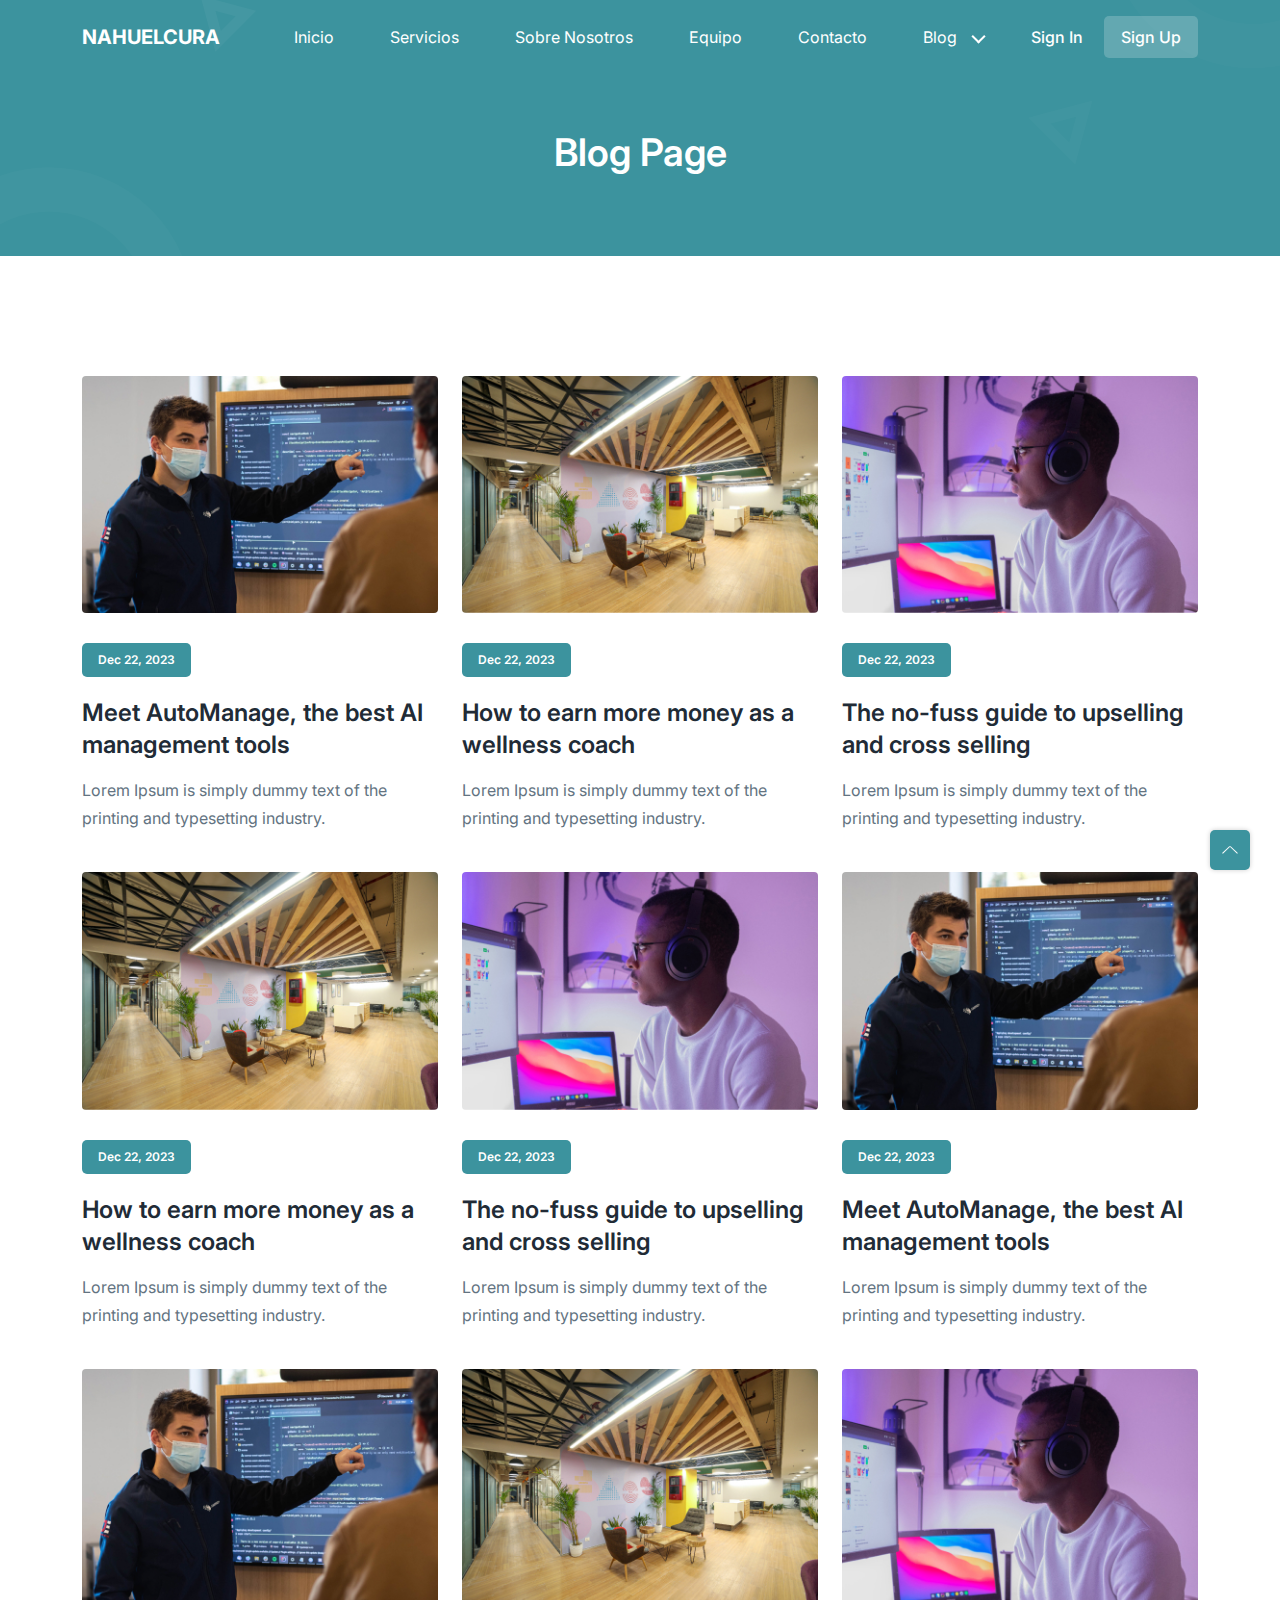
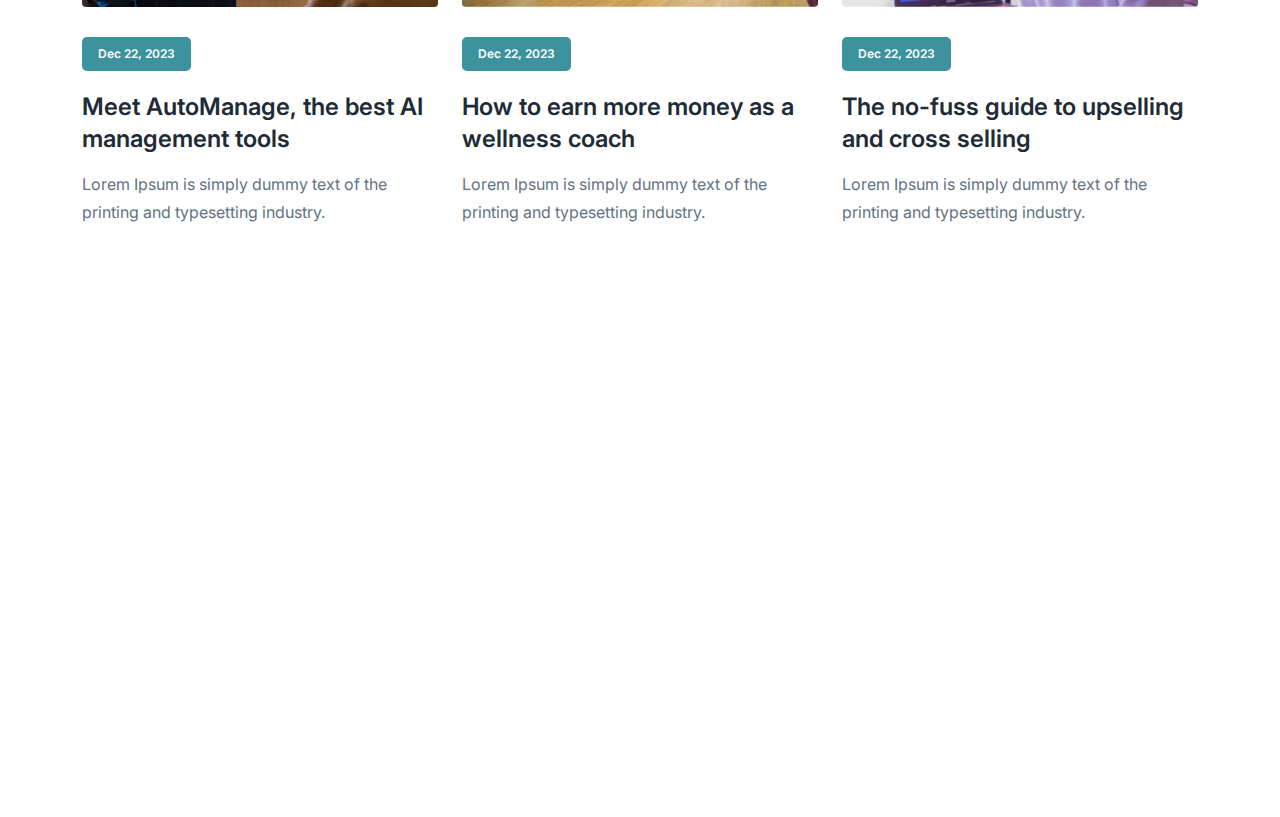
<file: blog.html>
<!DOCTYPE html>
<html lang="en">
  <head>
    <meta charset="UTF-8" />
    <meta http-equiv="X-UA-Compatible" content="IE=edge" />
    <meta name="viewport" content="width=device-width, initial-scale=1.0" />
    <title>Nahuelcura Ing. & Construcción</title>

    <!--====== Favicon Icon ======-->
    <link
      rel="shortcut icon"
      href="assets/images/favicon.svg"
      type="image/svg"
    />

    <!-- ===== All CSS files ===== -->
    <link rel="stylesheet" href="assets/css/bootstrap.min.css" />
    <link rel="stylesheet" href="assets/css/animate.css" />
    <link rel="stylesheet" href="assets/css/lineicons.css" />
    <link rel="stylesheet" href="assets/css/ud-styles.css" />
  </head>
  <body>
    <!-- ====== Header Start ====== -->
    <header class="ud-header">
      <div class="container">
        <div class="row">
          <div class="col-lg-12">
            <nav class="navbar navbar-expand-lg">
              <a class="navbar-brand" href="index.html">
                <span class="fw-bold text-white startup-logo">NAHUELCURA</span>
              </a>
              <button class="navbar-toggler">
                <span class="toggler-icon"> </span>
                <span class="toggler-icon"> </span>
                <span class="toggler-icon"> </span>
              </button>

              <div class="navbar-collapse">
                <ul id="nav" class="navbar-nav mx-auto">
                  <li class="nav-item">
                    <a class="ud-menu-scroll" href="#home">Inicio</a>
                  </li>

                  <li class="nav-item">
                    <!-- This should send user to Services Page-->
                    <a class="ud-menu-scroll" href="#features">Servicios</a>
                  </li>

                  <li class="nav-item">
                    <a class="ud-menu-scroll" href="#about">Sobre Nosotros</a>
                  </li>
                  <!--
                  <li class="nav-item">
                    <a class="ud-menu-scroll" href="#pricing">Pricing</a>
                  </li>
                  -->
                  <li class="nav-item">
                    <a class="ud-menu-scroll" href="#team">Equipo</a>
                  </li>
                  <li class="nav-item">
                    <a class="ud-menu-scroll" href="#contact">Contacto</a>
                  </li>
                  <li class="nav-item nav-item-has-children">
                    <a href="javascript:void(0)"> Blog </a>
                    <ul class="ud-submenu">
                      <li class="ud-submenu-item">
                        <a href="about.html" class="ud-submenu-link">
                          About Page
                        </a>
                      </li>
                      <li class="ud-submenu-item">
                        <a href="pricing.html" class="ud-submenu-link">
                          Pricing Page
                        </a>
                      </li>
                      <li class="ud-submenu-item">
                        <a href="contact.html" class="ud-submenu-link">
                          Contact Page
                        </a>
                      </li>
                      <li class="ud-submenu-item">
                        <a href="blog.html" class="ud-submenu-link">
                          Blog Grid Page
                        </a>
                      </li>
                      <li class="ud-submenu-item">
                        <a href="blog-details.html" class="ud-submenu-link">
                          Blog Details Page
                        </a>
                      </li>
                      <li class="ud-submenu-item">
                        <a href="login.html" class="ud-submenu-link">
                          Sign In Page
                        </a>
                      </li>
                      <li class="ud-submenu-item">
                        <a href="404.html" class="ud-submenu-link">404 Page</a>
                      </li>
                    </ul>
                  </li>
                </ul>
              </div>

              <div class="navbar-btn d-none d-sm-inline-block">
                <a href="login.html" class="ud-main-btn ud-login-btn">
                  Sign In
                </a>
                <a class="ud-main-btn ud-white-btn" href="javascript:void(0)">
                  Sign Up
                </a>
              </div>
            </nav>
          </div>
        </div>
      </div>
    </header>
    <!-- ====== Header End ====== -->

    <!-- ====== Banner Start ====== -->
    <section id="home" class="ud-page-banner">
      <div class="container">
        <div class="row">
          <div class="col-lg-12">
            <div class="ud-banner-content">
              <h1>Blog Page</h1>
            </div>
          </div>
        </div>
      </div>
    </section>
    <!-- ====== Banner End ====== -->

    <!-- ====== Blog Start ====== -->
    <section class="ud-blog-grids">
      <div class="container">
        <div class="row">
          <div class="col-lg-4 col-md-6">
            <div class="ud-single-blog">
              <div class="ud-blog-image">
                <a href="blog-details.html">
                  <img src="assets/images/blog/blog-01.jpg" alt="blog" />
                </a>
              </div>
              <div class="ud-blog-content">
                <span class="ud-blog-date">Dec 22, 2023</span>
                <h3 class="ud-blog-title">
                  <a href="blog-details.html">
                    Meet AutoManage, the best AI management tools
                  </a>
                </h3>
                <p class="ud-blog-desc">
                  Lorem Ipsum is simply dummy text of the printing and
                  typesetting industry.
                </p>
              </div>
            </div>
          </div>
          <div class="col-lg-4 col-md-6">
            <div class="ud-single-blog">
              <div class="ud-blog-image">
                <a href="blog-details.html">
                  <img src="assets/images/blog/blog-02.jpg" alt="blog" />
                </a>
              </div>
              <div class="ud-blog-content">
                <span class="ud-blog-date">Dec 22, 2023</span>
                <h3 class="ud-blog-title">
                  <a href="blog-details.html">
                    How to earn more money as a wellness coach
                  </a>
                </h3>
                <p class="ud-blog-desc">
                  Lorem Ipsum is simply dummy text of the printing and
                  typesetting industry.
                </p>
              </div>
            </div>
          </div>
          <div class="col-lg-4 col-md-6">
            <div class="ud-single-blog">
              <div class="ud-blog-image">
                <a href="blog-details.html">
                  <img src="assets/images/blog/blog-03.jpg" alt="blog" />
                </a>
              </div>
              <div class="ud-blog-content">
                <span class="ud-blog-date">Dec 22, 2023</span>
                <h3 class="ud-blog-title">
                  <a href="blog-details.html">
                    The no-fuss guide to upselling and cross selling
                  </a>
                </h3>
                <p class="ud-blog-desc">
                  Lorem Ipsum is simply dummy text of the printing and
                  typesetting industry.
                </p>
              </div>
            </div>
          </div>
          <div class="col-lg-4 col-md-6">
            <div class="ud-single-blog">
              <div class="ud-blog-image">
                <a href="blog-details.html">
                  <img src="assets/images/blog/blog-02.jpg" alt="blog" />
                </a>
              </div>
              <div class="ud-blog-content">
                <span class="ud-blog-date">Dec 22, 2023</span>
                <h3 class="ud-blog-title">
                  <a href="blog-details.html">
                    How to earn more money as a wellness coach
                  </a>
                </h3>
                <p class="ud-blog-desc">
                  Lorem Ipsum is simply dummy text of the printing and
                  typesetting industry.
                </p>
              </div>
            </div>
          </div>
          <div class="col-lg-4 col-md-6">
            <div class="ud-single-blog">
              <div class="ud-blog-image">
                <a href="blog-details.html">
                  <img src="assets/images/blog/blog-03.jpg" alt="blog" />
                </a>
              </div>
              <div class="ud-blog-content">
                <span class="ud-blog-date">Dec 22, 2023</span>
                <h3 class="ud-blog-title">
                  <a href="blog-details.html">
                    The no-fuss guide to upselling and cross selling
                  </a>
                </h3>
                <p class="ud-blog-desc">
                  Lorem Ipsum is simply dummy text of the printing and
                  typesetting industry.
                </p>
              </div>
            </div>
          </div>
          <div class="col-lg-4 col-md-6">
            <div class="ud-single-blog">
              <div class="ud-blog-image">
                <a href="blog-details.html">
                  <img src="assets/images/blog/blog-01.jpg" alt="blog" />
                </a>
              </div>
              <div class="ud-blog-content">
                <span class="ud-blog-date">Dec 22, 2023</span>
                <h3 class="ud-blog-title">
                  <a href="blog-details.html">
                    Meet AutoManage, the best AI management tools
                  </a>
                </h3>
                <p class="ud-blog-desc">
                  Lorem Ipsum is simply dummy text of the printing and
                  typesetting industry.
                </p>
              </div>
            </div>
          </div>
          <div class="col-lg-4 col-md-6">
            <div class="ud-single-blog">
              <div class="ud-blog-image">
                <a href="blog-details.html">
                  <img src="assets/images/blog/blog-01.jpg" alt="blog" />
                </a>
              </div>
              <div class="ud-blog-content">
                <span class="ud-blog-date">Dec 22, 2023</span>
                <h3 class="ud-blog-title">
                  <a href="blog-details.html">
                    Meet AutoManage, the best AI management tools
                  </a>
                </h3>
                <p class="ud-blog-desc">
                  Lorem Ipsum is simply dummy text of the printing and
                  typesetting industry.
                </p>
              </div>
            </div>
          </div>
          <div class="col-lg-4 col-md-6">
            <div class="ud-single-blog">
              <div class="ud-blog-image">
                <a href="blog-details.html">
                  <img src="assets/images/blog/blog-02.jpg" alt="blog" />
                </a>
              </div>
              <div class="ud-blog-content">
                <span class="ud-blog-date">Dec 22, 2023</span>
                <h3 class="ud-blog-title">
                  <a href="blog-details.html">
                    How to earn more money as a wellness coach
                  </a>
                </h3>
                <p class="ud-blog-desc">
                  Lorem Ipsum is simply dummy text of the printing and
                  typesetting industry.
                </p>
              </div>
            </div>
          </div>
          <div class="col-lg-4 col-md-6">
            <div class="ud-single-blog">
              <div class="ud-blog-image">
                <a href="blog-details.html">
                  <img src="assets/images/blog/blog-03.jpg" alt="blog" />
                </a>
              </div>
              <div class="ud-blog-content">
                <span class="ud-blog-date">Dec 22, 2023</span>
                <h3 class="ud-blog-title">
                  <a href="blog-details.html">
                    The no-fuss guide to upselling and cross selling
                  </a>
                </h3>
                <p class="ud-blog-desc">
                  Lorem Ipsum is simply dummy text of the printing and
                  typesetting industry.
                </p>
              </div>
            </div>
          </div>
        </div>
      </div>
    </section>
    <!-- ====== Blog End ====== -->

    <!-- ====== Footer Start ====== -->
    <footer class="ud-footer wow fadeInUp" data-wow-delay=".15s">
      <div class="shape shape-1">
        <img src="assets/images/footer/shape-1.svg" alt="shape" />
      </div>
      <div class="shape shape-2">
        <img src="assets/images/footer/shape-2.svg" alt="shape" />
      </div>
      <div class="shape shape-3">
        <img src="assets/images/footer/shape-3.svg" alt="shape" />
      </div>
      <div class="ud-footer-widgets">
        <div class="container">
          <div class="row">
            <div class="col-xl-3 col-lg-4 col-md-6">
              <div class="ud-widget">
                <a href="index.html" class="ud-footer-logo">
                  <span class="fw-bold text-white startup-logo">Startup Template</span>
                </a>
                <p class="ud-widget-desc">
                  We create digital experiences for brands and companies by
                  using technology.
                </p>
                <ul class="ud-widget-socials">
                  <li>
                    <a href="https://twitter.com/MusharofChy">
                      <i class="lni lni-facebook-filled"></i>
                    </a>
                  </li>
                  <li>
                    <a href="https://twitter.com/MusharofChy">
                      <i class="lni lni-twitter-filled"></i>
                    </a>
                  </li>
                  <li>
                    <a href="https://twitter.com/MusharofChy">
                      <i class="lni lni-instagram-filled"></i>
                    </a>
                  </li>
                  <li>
                    <a href="https://twitter.com/MusharofChy">
                      <i class="lni lni-linkedin-original"></i>
                    </a>
                  </li>
                </ul>
              </div>
            </div>

            <div class="col-xl-2 col-lg-2 col-md-6 col-sm-6">
              <div class="ud-widget">
                <h5 class="ud-widget-title">About Us</h5>
                <ul class="ud-widget-links">
                  <li>
                    <a href="javascript:void(0)">Home</a>
                  </li>
                  <li>
                    <a href="javascript:void(0)">Features</a>
                  </li>
                  <li>
                    <a href="javascript:void(0)">About</a>
                  </li>
                  <li>
                    <a href="javascript:void(0)">Testimonial</a>
                  </li>
                </ul>
              </div>
            </div>
            <div class="col-xl-2 col-lg-3 col-md-6 col-sm-6">
              <div class="ud-widget">
                <h5 class="ud-widget-title">Features</h5>
                <ul class="ud-widget-links">
                  <li>
                    <a href="javascript:void(0)">How it works</a>
                  </li>
                  <li>
                    <a href="javascript:void(0)">Privacy policy</a>
                  </li>
                  <li>
                    <a href="javascript:void(0)">Terms of service</a>
                  </li>
                  <li>
                    <a href="javascript:void(0)">Refund policy</a>
                  </li>
                </ul>
              </div>
            </div>
            <div class="col-xl-2 col-lg-3 col-md-6 col-sm-6">
              <div class="ud-widget">
                <h5 class="ud-widget-title">Our Products</h5>
                <ul class="ud-widget-links">
                  <li>
                    <a
                      href="https://lineicons.com/"
                      rel="nofollow noopner"
                      target="_blank"
                      >Lineicons
                    </a>
                  </li>
                  <li>
                    <a
                      href="https://ecommercehtml.com/"
                      rel="nofollow noopner"
                      target="_blank"
                      >Ecommerce HTML</a
                    >
                  </li>
                  <li>
                    <a
                      href="https://ayroui.com/"
                      rel="nofollow noopner"
                      target="_blank"
                      >Ayro UI</a
                    >
                  </li>
                  <li>
                    <a
                      href="https://graygrids.com/"
                      rel="nofollow noopner"
                      target="_blank"
                      >Plain Admin</a
                    >
                  </li>
                </ul>
              </div>
            </div>
            <div class="col-xl-3 col-lg-6 col-md-8 col-sm-10">
              <div class="ud-widget">
                <h5 class="ud-widget-title">Partners</h5>
                <ul class="ud-widget-brands">
                  <li>
                    <a
                      href="https://ayroui.com/"
                      rel="nofollow noopner"
                      target="_blank"
                    >
                      <img
                        src="assets/images/footer/brands/ayroui.svg"
                        alt="ayroui"
                      />
                    </a>
                  </li>
                  <li>
                    <a
                      href="https://ecommercehtml.com/"
                      rel="nofollow noopner"
                      target="_blank"
                    >
                      <img
                        src="assets/images/footer/brands/ecommerce-html.svg"
                        alt="ecommerce-html"
                      />
                    </a>
                  </li>
                  <li>
                    <a
                      href="https://graygrids.com/"
                      rel="nofollow noopner"
                      target="_blank"
                    >
                      <img
                        src="assets/images/footer/brands/graygrids.svg"
                        alt="graygrids"
                      />
                    </a>
                  </li>
                  <li>
                    <a
                      href="https://lineicons.com/"
                      rel="nofollow noopner"
                      target="_blank"
                    >
                      <img
                        src="assets/images/footer/brands/lineicons.svg"
                        alt="lineicons"
                      />
                    </a>
                  </li>
                  <li>
                    <a
                      href="https://uideck.com/"
                      rel="nofollow noopner"
                      target="_blank"
                    >
                      <img
                        src="assets/images/footer/brands/uideck.svg"
                        alt="uideck"
                      />
                    </a>
                  </li>
                  <li>
                    <a
                      href="https://tailwindtemplates.co/"
                      rel="nofollow noopner"
                      target="_blank"
                    >
                      <img
                        src="assets/images/footer/brands/tailwindtemplates.svg"
                        alt="tailwindtemplates"
                      />
                    </a>
                  </li>
                </ul>
              </div>
            </div>
          </div>
        </div>
      </div>
      <div class="ud-footer-bottom">
        <div class="container">
          <div class="row">
            <div class="col-md-8">
              <ul class="ud-footer-bottom-left">
                <li>
                  <a href="javascript:void(0)">Privacy policy</a>
                </li>
                <li>
                  <a href="javascript:void(0)">Support policy</a>
                </li>
                <li>
                  <a href="javascript:void(0)">Terms of service</a>
                </li>
              </ul>
            </div>
            <div class="col-md-4">
              <p class="ud-footer-bottom-right">
                Designed and Developed by
                <a href="https://hau.xyz" rel="nofollow">haudev</a>
              </p>
            </div>
          </div>
        </div>
      </div>
    </footer>
    <!-- ====== Footer End ====== -->

    <!-- ====== Back To Top Start ====== -->
    <a href="javascript:void(0)" class="back-to-top">
      <i class="lni lni-chevron-up"> </i>
    </a>
    <!-- ====== Back To Top End ====== -->

    <!-- ====== All Javascript Files ====== -->
    <script src="assets/js/bootstrap.bundle.min.js"></script>
    <script src="assets/js/wow.min.js"></script>
    <script src="assets/js/main.js"></script>
  </body>
</html>
</file>
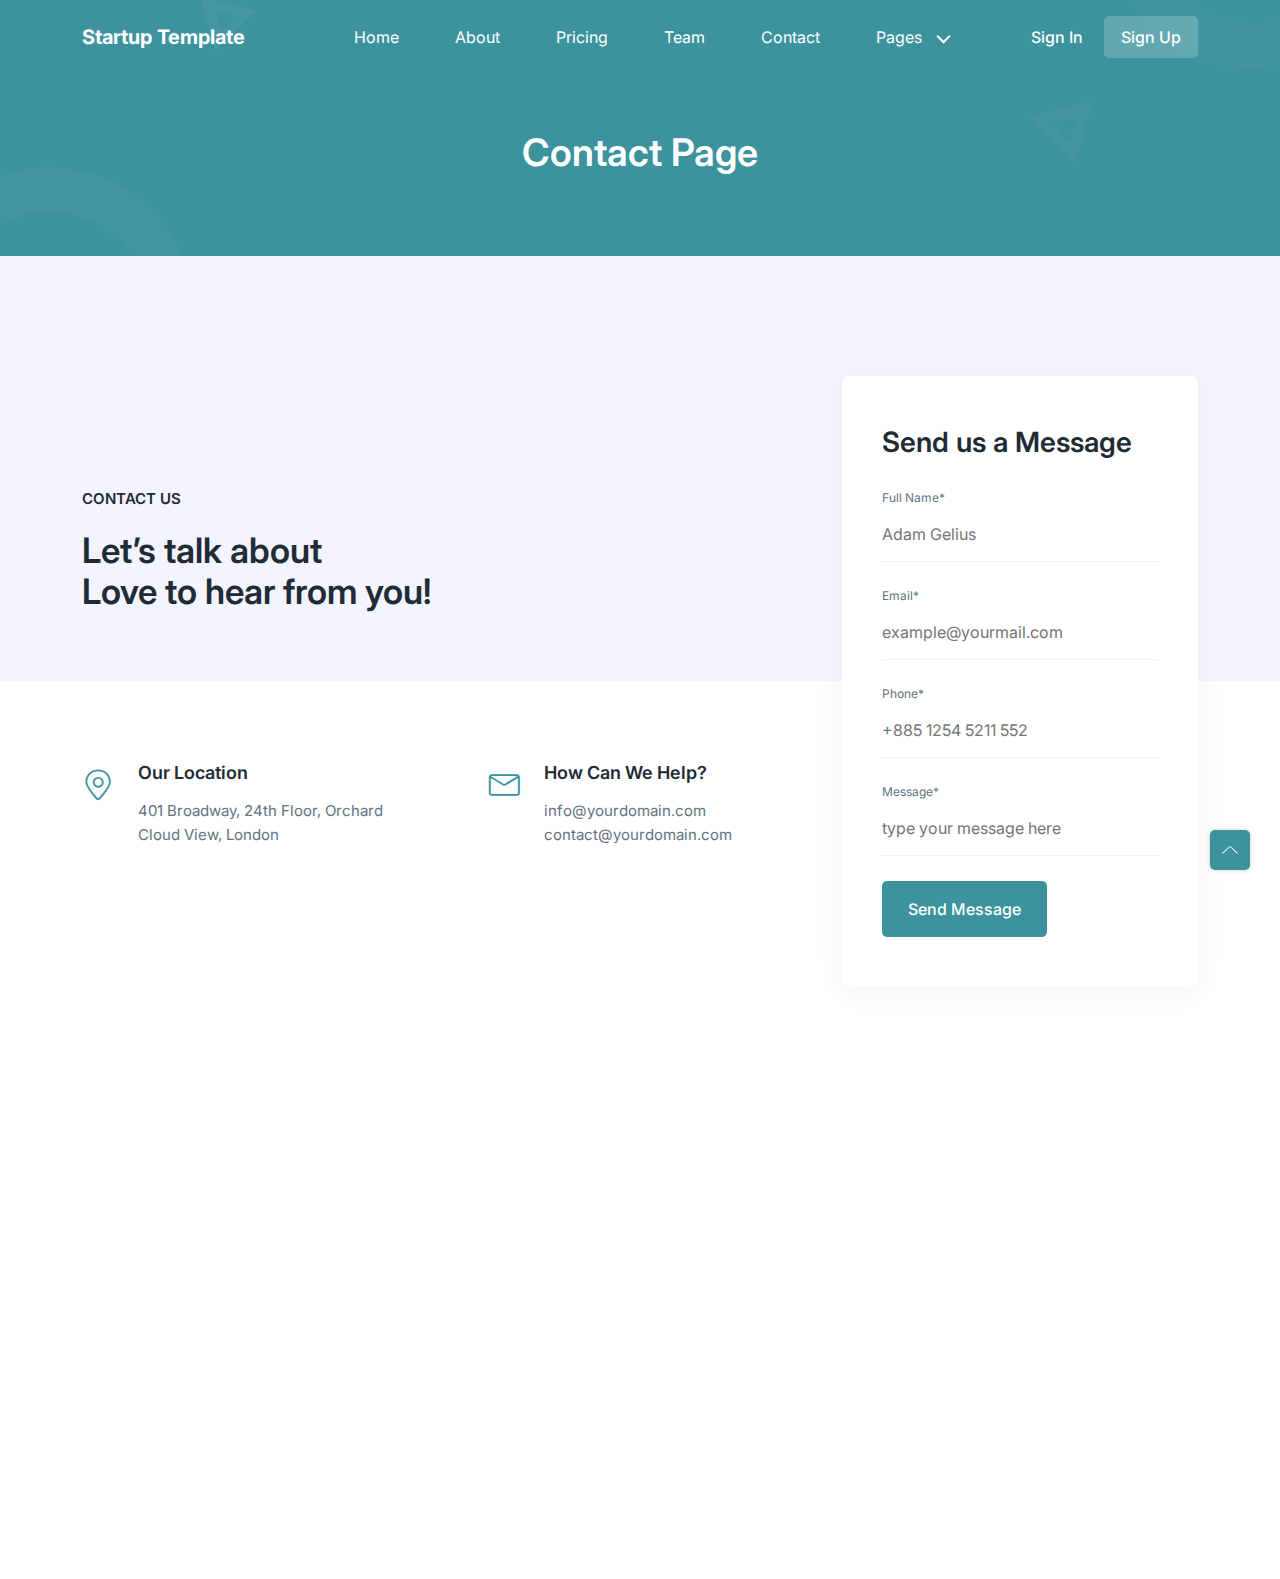
<file: contact.html>
<!DOCTYPE html>
<html lang="en">
  <head>
    <meta charset="UTF-8" />
    <meta http-equiv="X-UA-Compatible" content="IE=edge" />
    <meta name="viewport" content="width=device-width, initial-scale=1.0" />
    <title>Play | Open source Project by UIdeck</title>

    <!--====== Favicon Icon ======-->
    <link
      rel="shortcut icon"
      href="assets/images/favicon.svg"
      type="image/svg"
    />

    <!-- ===== All CSS files ===== -->
    <link rel="stylesheet" href="assets/css/bootstrap.min.css" />
    <link rel="stylesheet" href="assets/css/animate.css" />
    <link rel="stylesheet" href="assets/css/lineicons.css" />
    <link rel="stylesheet" href="assets/css/ud-styles.css" />
  </head>
  <body>
    <!-- ====== Header Start ====== -->
    <header class="ud-header">
      <div class="container">
        <div class="row">
          <div class="col-lg-12">
            <nav class="navbar navbar-expand-lg">
              <a class="navbar-brand" href="index.html">
                <span class="fw-bold text-white startup-logo">Startup Template</span>
              </a>
              <button class="navbar-toggler">
                <span class="toggler-icon"> </span>
                <span class="toggler-icon"> </span>
                <span class="toggler-icon"> </span>
              </button>

              <div class="navbar-collapse">
                <ul id="nav" class="navbar-nav mx-auto">
                  <li class="nav-item">
                    <a class="ud-menu-scroll" href="#home">Home</a>
                  </li>

                  <li class="nav-item">
                    <a class="ud-menu-scroll" href="#about">About</a>
                  </li>
                  <li class="nav-item">
                    <a class="ud-menu-scroll" href="#pricing">Pricing</a>
                  </li>
                  <li class="nav-item">
                    <a class="ud-menu-scroll" href="#team">Team</a>
                  </li>
                  <li class="nav-item">
                    <a class="ud-menu-scroll" href="#contact">Contact</a>
                  </li>
                  <li class="nav-item nav-item-has-children">
                    <a href="javascript:void(0)"> Pages </a>
                    <ul class="ud-submenu">
                      <li class="ud-submenu-item">
                        <a href="about.html" class="ud-submenu-link">
                          About Page
                        </a>
                      </li>
                      <li class="ud-submenu-item">
                        <a href="pricing.html" class="ud-submenu-link">
                          Pricing Page
                        </a>
                      </li>
                      <li class="ud-submenu-item">
                        <a href="contact.html" class="ud-submenu-link">
                          Contact Page
                        </a>
                      </li>
                      <li class="ud-submenu-item">
                        <a href="blog.html" class="ud-submenu-link">
                          Blog Grid Page
                        </a>
                      </li>
                      <li class="ud-submenu-item">
                        <a href="blog-details.html" class="ud-submenu-link">
                          Blog Details Page
                        </a>
                      </li>
                      <li class="ud-submenu-item">
                        <a href="login.html" class="ud-submenu-link">
                          Sign In Page
                        </a>
                      </li>
                      <li class="ud-submenu-item">
                        <a href="404.html" class="ud-submenu-link">404 Page</a>
                      </li>
                    </ul>
                  </li>
                </ul>
              </div>

              <div class="navbar-btn d-none d-sm-inline-block">
                <a href="login.html" class="ud-main-btn ud-login-btn">
                  Sign In
                </a>
                <a class="ud-main-btn ud-white-btn" href="javascript:void(0)">
                  Sign Up
                </a>
              </div>
            </nav>
          </div>
        </div>
      </div>
    </header>
    <!-- ====== Header End ====== -->

    <!-- ====== Banner Start ====== -->
    <section class="ud-page-banner">
      <div class="container">
        <div class="row">
          <div class="col-lg-12">
            <div class="ud-banner-content">
              <h1>Contact Page</h1>
            </div>
          </div>
        </div>
      </div>
    </section>
    <!-- ====== Banner End ====== -->

    <!-- ====== Contact Start ====== -->
    <section id="contact" class="ud-contact">
      <div class="container">
        <div class="row align-items-center">
          <div class="col-xl-8 col-lg-7">
            <div class="ud-contact-content-wrapper">
              <div class="ud-contact-title">
                <span>CONTACT US</span>
                <h2>
                  Let’s talk about <br />
                  Love to hear from you!
                </h2>
              </div>
              <div class="ud-contact-info-wrapper">
                <div class="ud-single-info">
                  <div class="ud-info-icon">
                    <i class="lni lni-map-marker"></i>
                  </div>
                  <div class="ud-info-meta">
                    <h5>Our Location</h5>
                    <p>401 Broadway, 24th Floor, Orchard Cloud View, London</p>
                  </div>
                </div>
                <div class="ud-single-info">
                  <div class="ud-info-icon">
                    <i class="lni lni-envelope"></i>
                  </div>
                  <div class="ud-info-meta">
                    <h5>How Can We Help?</h5>
                    <p>info@yourdomain.com</p>
                    <p>contact@yourdomain.com</p>
                  </div>
                </div>
              </div>
            </div>
          </div>
          <div class="col-xl-4 col-lg-5">
            <div
              class="ud-contact-form-wrapper wow fadeInUp"
              data-wow-delay=".2s"
            >
              <h3 class="ud-contact-form-title">Send us a Message</h3>
              <form class="ud-contact-form">
                <div class="ud-form-group">
                  <label for="fullName">Full Name*</label>
                  <input
                    type="text"
                    name="fullName"
                    placeholder="Adam Gelius"
                  />
                </div>
                <div class="ud-form-group">
                  <label for="email">Email*</label>
                  <input
                    type="email"
                    name="email"
                    placeholder="example@yourmail.com"
                  />
                </div>
                <div class="ud-form-group">
                  <label for="phone">Phone*</label>
                  <input
                    type="text"
                    name="phone"
                    placeholder="+885 1254 5211 552"
                  />
                </div>
                <div class="ud-form-group">
                  <label for="message">Message*</label>
                  <textarea
                    name="message"
                    rows="1"
                    placeholder="type your message here"
                  ></textarea>
                </div>
                <div class="ud-form-group mb-0">
                  <button type="submit" class="ud-main-btn">
                    Send Message
                  </button>
                </div>
              </form>
            </div>
          </div>
        </div>
      </div>
    </section>
    <!-- ====== Contact End ====== -->

    <!-- ====== Footer Start ====== -->
    <footer class="ud-footer wow fadeInUp" data-wow-delay=".15s">
      <div class="shape shape-1">
        <img src="assets/images/footer/shape-1.svg" alt="shape" />
      </div>
      <div class="shape shape-2">
        <img src="assets/images/footer/shape-2.svg" alt="shape" />
      </div>
      <div class="shape shape-3">
        <img src="assets/images/footer/shape-3.svg" alt="shape" />
      </div>
      <div class="ud-footer-widgets">
        <div class="container">
          <div class="row">
            <div class="col-xl-3 col-lg-4 col-md-6">
              <div class="ud-widget">
                <a href="index.html" class="ud-footer-logo">
                  <span class="fw-bold text-white startup-logo">Startup Template</span>
                </a>
                <p class="ud-widget-desc">
                  We create digital experiences for brands and companies by
                  using technology.
                </p>
                <ul class="ud-widget-socials">
                  <li>
                    <a href="https://twitter.com/MusharofChy">
                      <i class="lni lni-facebook-filled"></i>
                    </a>
                  </li>
                  <li>
                    <a href="https://twitter.com/MusharofChy">
                      <i class="lni lni-twitter-filled"></i>
                    </a>
                  </li>
                  <li>
                    <a href="https://twitter.com/MusharofChy">
                      <i class="lni lni-instagram-filled"></i>
                    </a>
                  </li>
                  <li>
                    <a href="https://twitter.com/MusharofChy">
                      <i class="lni lni-linkedin-original"></i>
                    </a>
                  </li>
                </ul>
              </div>
            </div>

            <div class="col-xl-2 col-lg-2 col-md-6 col-sm-6">
              <div class="ud-widget">
                <h5 class="ud-widget-title">About Us</h5>
                <ul class="ud-widget-links">
                  <li>
                    <a href="javascript:void(0)">Home</a>
                  </li>
                  <li>
                    <a href="javascript:void(0)">Features</a>
                  </li>
                  <li>
                    <a href="javascript:void(0)">About</a>
                  </li>
                  <li>
                    <a href="javascript:void(0)">Testimonial</a>
                  </li>
                </ul>
              </div>
            </div>
            <div class="col-xl-2 col-lg-3 col-md-6 col-sm-6">
              <div class="ud-widget">
                <h5 class="ud-widget-title">Features</h5>
                <ul class="ud-widget-links">
                  <li>
                    <a href="javascript:void(0)">How it works</a>
                  </li>
                  <li>
                    <a href="javascript:void(0)">Privacy policy</a>
                  </li>
                  <li>
                    <a href="javascript:void(0)">Terms of service</a>
                  </li>
                  <li>
                    <a href="javascript:void(0)">Refund policy</a>
                  </li>
                </ul>
              </div>
            </div>
            <div class="col-xl-2 col-lg-3 col-md-6 col-sm-6">
              <div class="ud-widget">
                <h5 class="ud-widget-title">Our Products</h5>
                <ul class="ud-widget-links">
                  <li>
                    <a
                      href="https://lineicons.com/"
                      rel="nofollow noopner"
                      target="_blank"
                      >Lineicons
                    </a>
                  </li>
                  <li>
                    <a
                      href="https://ecommercehtml.com/"
                      rel="nofollow noopner"
                      target="_blank"
                      >Ecommerce HTML</a
                    >
                  </li>
                  <li>
                    <a
                      href="https://ayroui.com/"
                      rel="nofollow noopner"
                      target="_blank"
                      >Ayro UI</a
                    >
                  </li>
                  <li>
                    <a
                      href="https://graygrids.com/"
                      rel="nofollow noopner"
                      target="_blank"
                      >Plain Admin</a
                    >
                  </li>
                </ul>
              </div>
            </div>
            <div class="col-xl-3 col-lg-6 col-md-8 col-sm-10">
              <div class="ud-widget">
                <h5 class="ud-widget-title">Partners</h5>
                <ul class="ud-widget-brands">
                  <li>
                    <a
                      href="https://ayroui.com/"
                      rel="nofollow noopner"
                      target="_blank"
                    >
                      <img
                        src="assets/images/footer/brands/ayroui.svg"
                        alt="ayroui"
                      />
                    </a>
                  </li>
                  <li>
                    <a
                      href="https://ecommercehtml.com/"
                      rel="nofollow noopner"
                      target="_blank"
                    >
                      <img
                        src="assets/images/footer/brands/ecommerce-html.svg"
                        alt="ecommerce-html"
                      />
                    </a>
                  </li>
                  <li>
                    <a
                      href="https://graygrids.com/"
                      rel="nofollow noopner"
                      target="_blank"
                    >
                      <img
                        src="assets/images/footer/brands/graygrids.svg"
                        alt="graygrids"
                      />
                    </a>
                  </li>
                  <li>
                    <a
                      href="https://lineicons.com/"
                      rel="nofollow noopner"
                      target="_blank"
                    >
                      <img
                        src="assets/images/footer/brands/lineicons.svg"
                        alt="lineicons"
                      />
                    </a>
                  </li>
                  <li>
                    <a
                      href="https://uideck.com/"
                      rel="nofollow noopner"
                      target="_blank"
                    >
                      <img
                        src="assets/images/footer/brands/uideck.svg"
                        alt="uideck"
                      />
                    </a>
                  </li>
                  <li>
                    <a
                      href="https://tailwindtemplates.co/"
                      rel="nofollow noopner"
                      target="_blank"
                    >
                      <img
                        src="assets/images/footer/brands/tailwindtemplates.svg"
                        alt="tailwindtemplates"
                      />
                    </a>
                  </li>
                </ul>
              </div>
            </div>
          </div>
        </div>
      </div>
      <div class="ud-footer-bottom">
        <div class="container">
          <div class="row">
            <div class="col-md-8">
              <ul class="ud-footer-bottom-left">
                <li>
                  <a href="javascript:void(0)">Privacy policy</a>
                </li>
                <li>
                  <a href="javascript:void(0)">Support policy</a>
                </li>
                <li>
                  <a href="javascript:void(0)">Terms of service</a>
                </li>
              </ul>
            </div>
            <div class="col-md-4">
              <p class="ud-footer-bottom-right">
                Designed and Developed by
                <a href="https://hau.xyz" rel="nofollow">haudev</a>
              </p>
            </div>
          </div>
        </div>
      </div>
    </footer>
    <!-- ====== Footer End ====== -->

    <!-- ====== Back To Top Start ====== -->
    <a href="javascript:void(0)" class="back-to-top">
      <i class="lni lni-chevron-up"> </i>
    </a>
    <!-- ====== Back To Top End ====== -->

    <!-- ====== All Javascript Files ====== -->
    <script src="assets/js/bootstrap.bundle.min.js"></script>
    <script src="assets/js/wow.min.js"></script>
    <script src="assets/js/main.js"></script>
  </body>
</html>
</file>
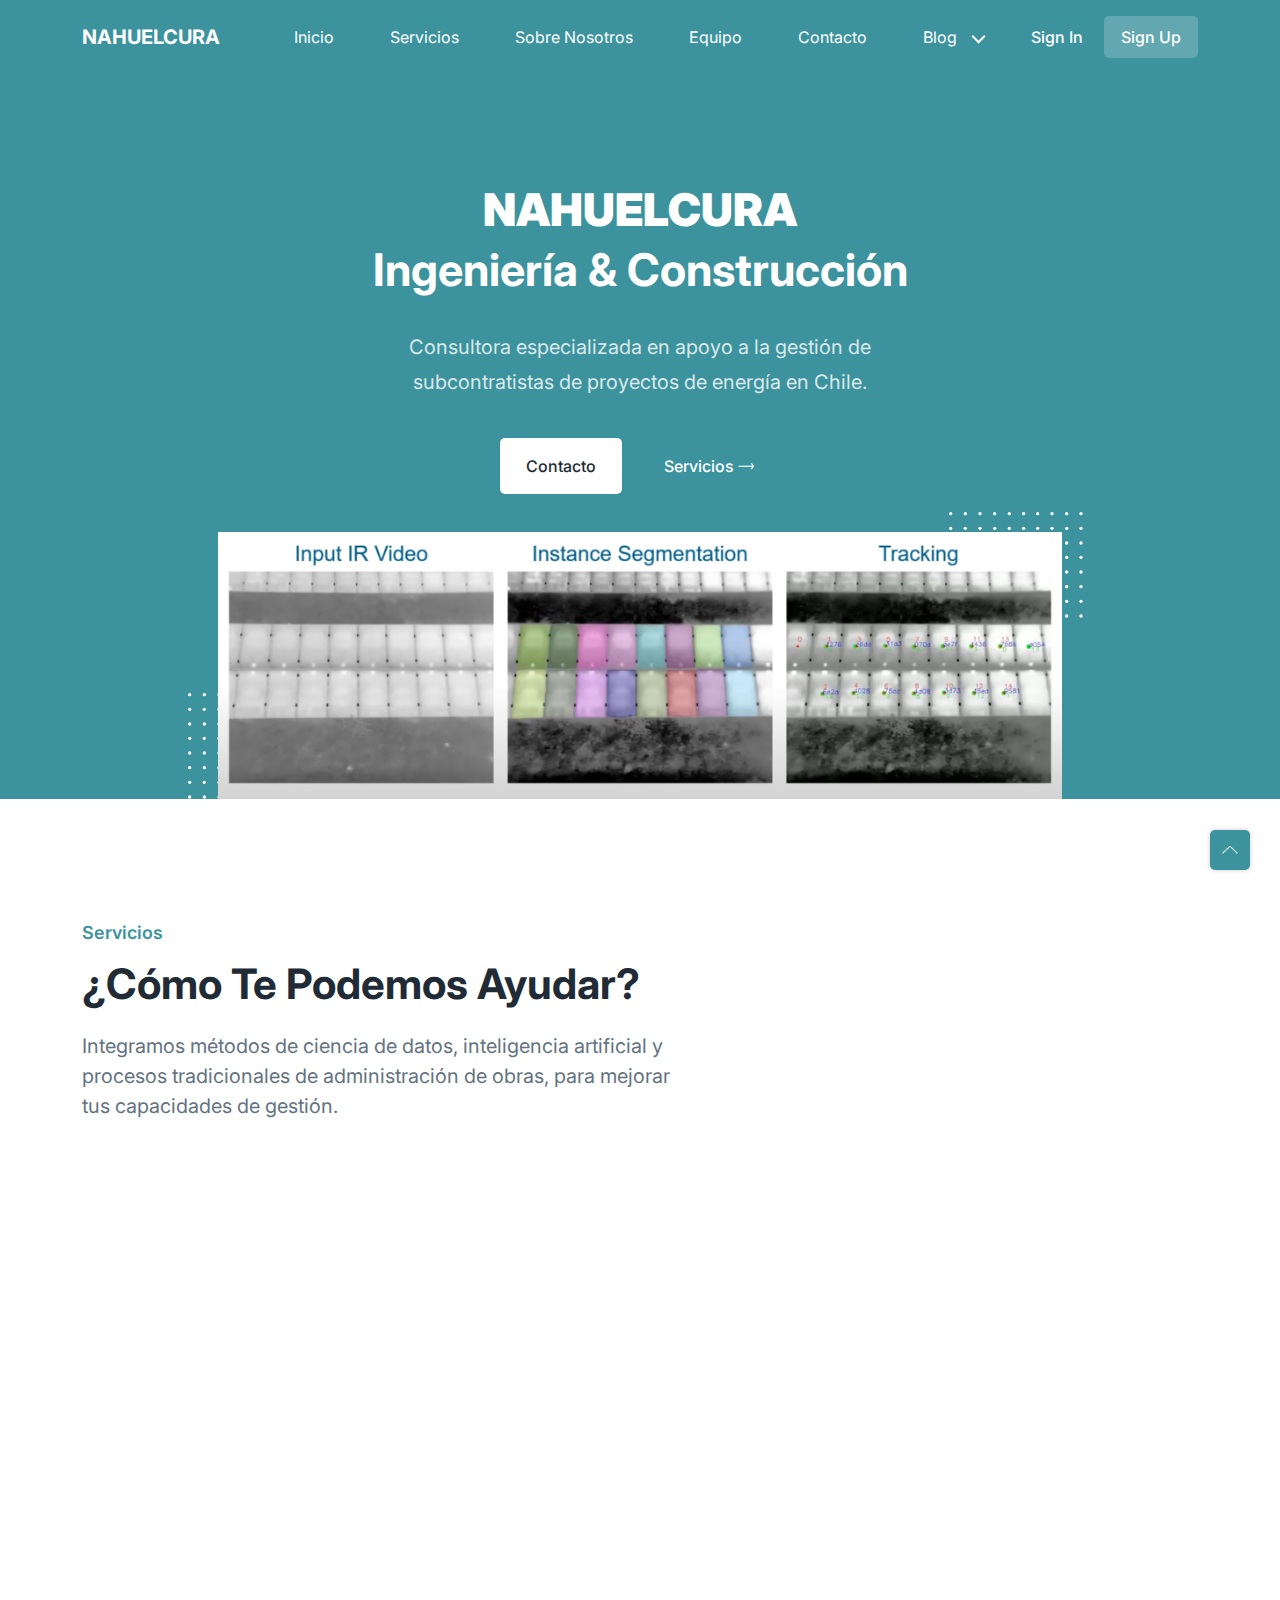
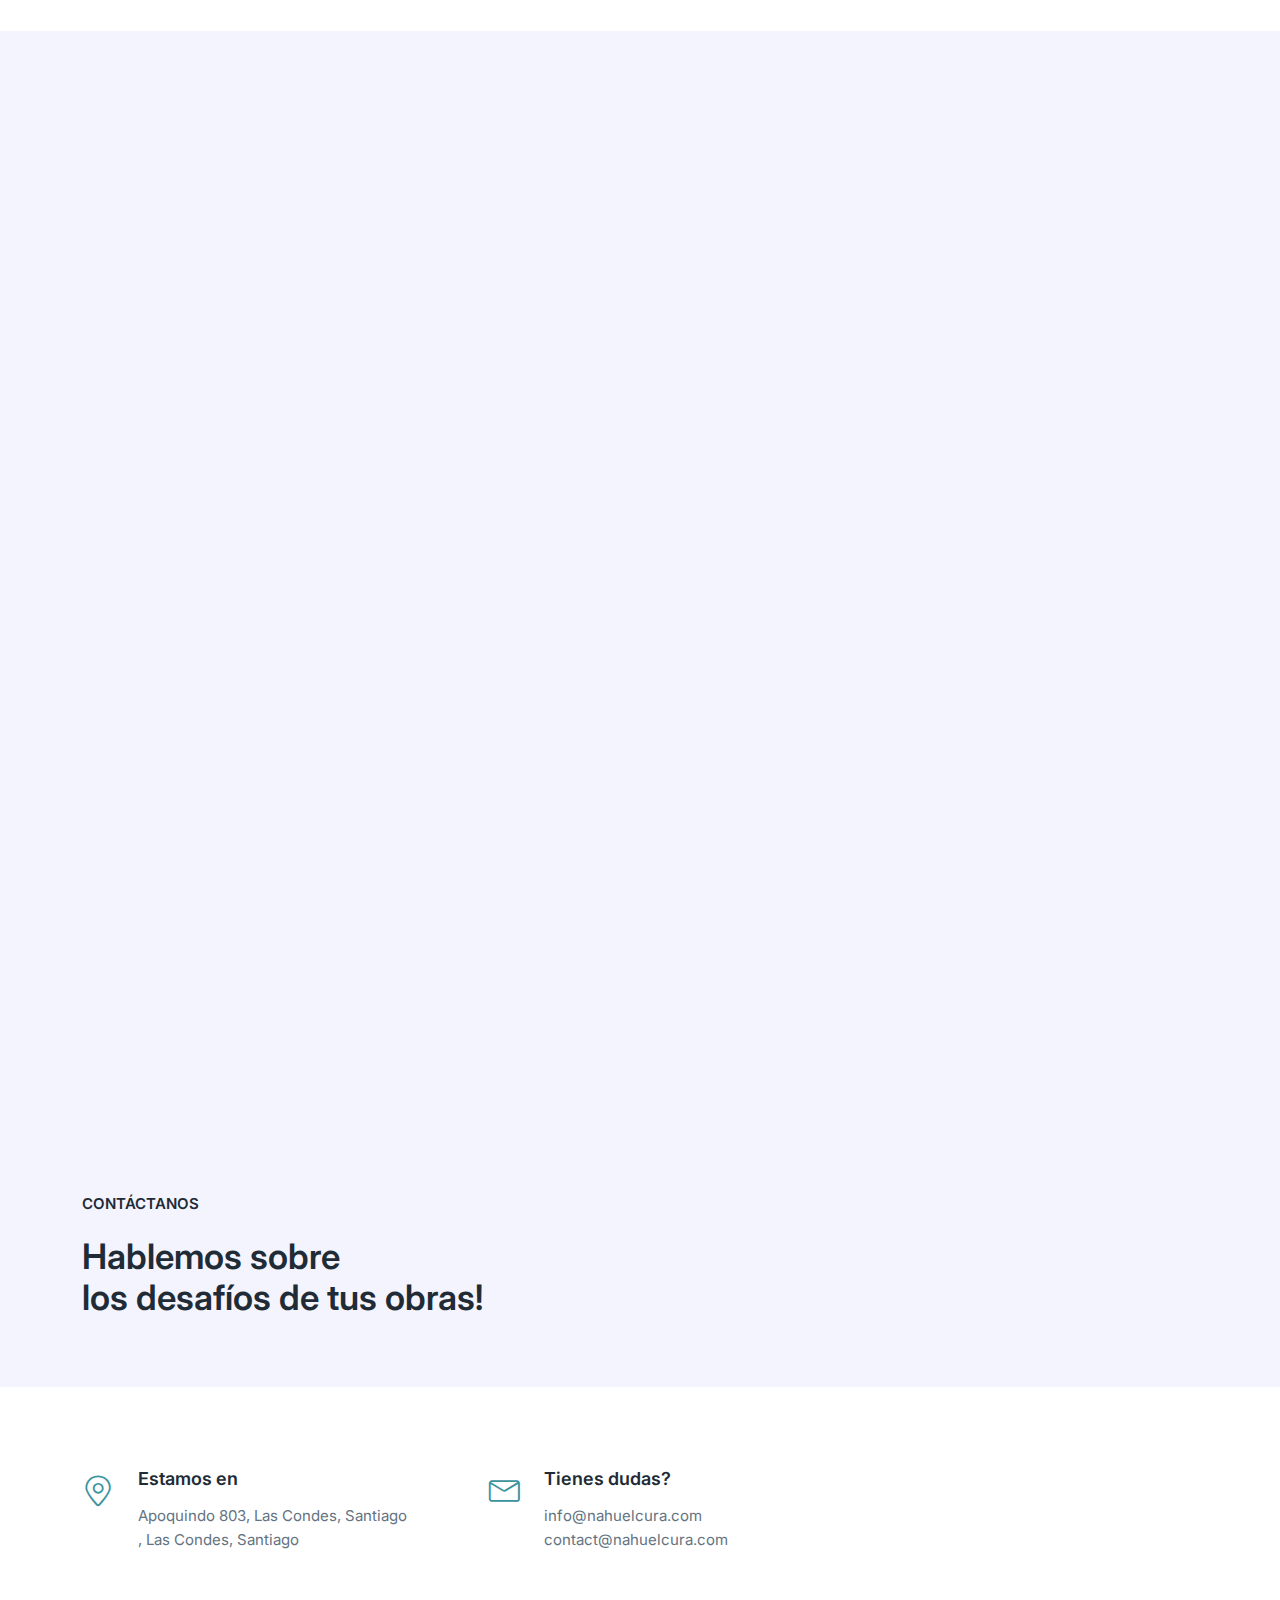
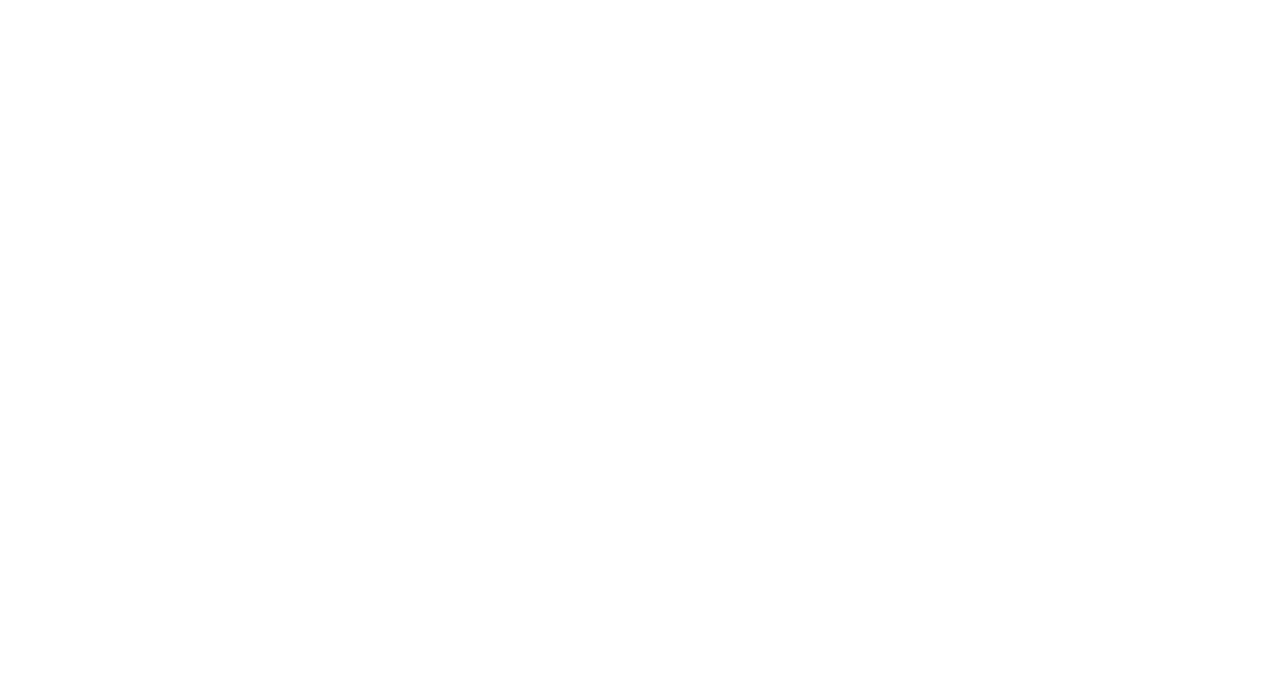
<file: index-copy.html>
<!DOCTYPE html>
<html lang="en">
  <head>
    <meta charset="UTF-8" />
    <meta http-equiv="X-UA-Compatible" content="IE=edge" />
    <meta name="viewport" content="width=device-width, initial-scale=1.0" />
    <title>
      Nahuelcura Ing. & Construcción
    </title>

    <!-- Primary Meta Tags -->
    <meta
      name="title"
      content="Nahuelcura - Ingeniería y Construcción"
    />
    <meta
      name="description"
      content="Nahuelcura - Ingeniería y Construcción"
    />

    <!-- Open Graph / Facebook -->
    <meta property="og:type" content="website" />
    <meta property="og:url" content="https://uideck.com/play/" />
    <meta
      property="og:title"
      content="Nahuelcura - Ingeniería y Construcción"
    />
    <meta
      property="og:description"
      content="Nahuelcura - Ingeniería y Construcción"
    />
    <meta
      property="og:image"
      content="https://uideck.com/wp-content/uploads/2021/09/play-meta-bs.jpg"
    />

    <!-- Twitter -->
    <meta property="twitter:card" content="summary_large_image" />
    <meta property="twitter:url" content="https://uideck.com/play/" />
    <meta
      property="twitter:title"
      content="Nahuelcura - Ingeniería y Construcción"
    />
    <meta
      property="twitter:description"
      content="Nahuelcura - Ingeniería y Construcción"
    />
    <meta
      property="twitter:image"
      content="https://uideck.com/wp-content/uploads/2021/09/play-meta-bs.jpg"
    />

    <!--====== Favicon Icon ======-->
    <link
      rel="shortcut icon"
      href="assets/images/favicon.svg"
      type="image/svg"
    />

    <!-- ===== All CSS files ===== -->
    <link rel="stylesheet" href="assets/css/bootstrap.min.css" />
    <link rel="stylesheet" href="assets/css/animate.css" />
    <link rel="stylesheet" href="assets/css/lineicons.css" />
    <link rel="stylesheet" href="assets/css/ud-styles.css" />
  </head>
  <body>
    <!-- ====== Header Start ====== -->
    <header class="ud-header">
      <div class="container">
        <div class="row">
          <div class="col-lg-12">
            <nav class="navbar navbar-expand-lg">
              <a class="navbar-brand" href="index.html">
                <span class="fw-bold text-white startup-logo">NAHUELCURA</span>
              </a>
              <button class="navbar-toggler">
                <span class="toggler-icon"> </span>
                <span class="toggler-icon"> </span>
                <span class="toggler-icon"> </span>
              </button>

              <div class="navbar-collapse">
                <ul id="nav" class="navbar-nav mx-auto">
                  <li class="nav-item">
                    <a class="ud-menu-scroll" href="#home">Inicio</a>
                  </li>

                  <li class="nav-item">
                    <a class="ud-menu-scroll" href="#features">Servicios</a>
                  </li>

                  <li class="nav-item">
                    <a class="ud-menu-scroll" href="#about">Sobre Nosotros</a>
                  </li>
                  <!--
                  <li class="nav-item">
                    <a class="ud-menu-scroll" href="#pricing">Pricing</a>
                  </li>
                  -->
                  <li class="nav-item">
                    <a class="ud-menu-scroll" href="#team">Equipo</a>
                  </li>
                  <li class="nav-item">
                    <a class="ud-menu-scroll" href="#contact">Contacto</a>
                  </li>
                  <li class="nav-item nav-item-has-children">
                    <a href="javascript:void(0)"> Blog </a>
                    <ul class="ud-submenu">
                      <li class="ud-submenu-item">
                        <a href="about.html" class="ud-submenu-link">
                          About Page
                        </a>
                      </li>
                      <li class="ud-submenu-item">
                        <a href="pricing.html" class="ud-submenu-link">
                          Pricing Page
                        </a>
                      </li>
                      <li class="ud-submenu-item">
                        <a href="contact.html" class="ud-submenu-link">
                          Contact Page
                        </a>
                      </li>
                      <li class="ud-submenu-item">
                        <a href="blog.html" class="ud-submenu-link">
                          Blog Grid Page
                        </a>
                      </li>
                      <li class="ud-submenu-item">
                        <a href="blog-details.html" class="ud-submenu-link">
                          Blog Details Page
                        </a>
                      </li>
                      <li class="ud-submenu-item">
                        <a href="login.html" class="ud-submenu-link">
                          Sign In Page
                        </a>
                      </li>
                      <li class="ud-submenu-item">
                        <a href="404.html" class="ud-submenu-link">404 Page</a>
                      </li>
                    </ul>
                  </li>
                </ul>
              </div>

              <div class="navbar-btn d-none d-sm-inline-block">
                <a href="login.html" class="ud-main-btn ud-login-btn">
                  Sign In
                </a>
                <a class="ud-main-btn ud-white-btn" href="javascript:void(0)">
                  Sign Up
                </a>
              </div>
            </nav>
          </div>
        </div>
      </div>
    </header>
    <!-- ====== Header End ====== -->

    <!-- ====== Hero Start ====== -->
    <section class="ud-hero" id="home">
      <div class="container">
        <div class="row">
          <div class="col-lg-12">
            <div class="ud-hero-content wow fadeInUp" data-wow-delay=".2s">
              <h1 class="ud-hero-title">
                <b>NAHUELCURA</b><br>
                Ingeniería & Construcción
                
              </h1>
              <p class="ud-hero-desc">
                Consultora especializada en apoyo a la gestión de 
                subcontratistas de proyectos de energía en Chile.
              </p>
              <ul class="ud-hero-buttons">
                <li>
                  <a
                    href="contact.html"
                    rel="nofollow noopener"
                    target="_blank"
                    class="ud-main-btn ud-white-btn"
                  >
                    Contacto
                  </a>
                </li>
                <li>
                  <a
                    href="#features"
                    rel="nofollow noopener"
                    target="_blank"
                    class="ud-main-btn ud-link-btn"
                  >
                    Servicios <i class="lni lni-arrow-right"></i>
                  </a>
                </li>
              </ul>
            </div>

            <div class="ud-hero-image wow fadeInUp" data-wow-delay=".25s">
              <img src="assets/images/technical/computer-vision-pv.png" alt="hero-image"/>
              <img src="assets/images/hero/dotted-shape.svg" alt="shape" class="shape shape-1" />
              <img src="assets/images/hero/dotted-shape.svg" alt="shape" class="shape shape-2" />
            </div>
          </div>
        </div>
      </div>
    </section>
    <!-- ====== Hero End ====== -->

    <!-- ====== Features Start ====== -->
    <section id="features" class="ud-features">
      <div class="container">
        <div class="row">
          <div class="col-lg-12">
            <div class="ud-section-title">
              <span>Servicios</span>
              <h2>¿Cómo te podemos ayudar?</h2>
              <p>
                Integramos métodos de ciencia de datos, inteligencia artificial y procesos tradicionales de 
                administración de obras, para mejorar tus capacidades de gestión.
            
              </p>
            </div>
          </div>
        </div>
        <div class="row">
          <div class="col-xl-3 col-lg-3 col-sm-6">
            <div class="ud-single-feature wow fadeInUp" data-wow-delay=".1s">
              <div class="ud-feature-icon">
                <i class="lni lni-library"></i>
              </div>
              <div class="ud-feature-content">
                <h3 class="ud-feature-title">Gestión Contractual</h3>
                <p class="ud-feature-desc">
                  Generación de correos, cartas contractuales y reclamaciones de manera rápida y contundente.
                </p>
                <a href="javascript:void(0)" class="ud-feature-link">
                  Leer más
                </a>
              </div>
            </div>
          </div>
          <div class="col-xl-3 col-lg-3 col-sm-6">
            <div class="ud-single-feature wow fadeInUp" data-wow-delay=".15s">
              <div class="ud-feature-icon">
                <i class="lni lni-database"></i>
              </div>
              <div class="ud-feature-content">
                <h3 class="ud-feature-title">Gestión de Datos</h3>
                <p class="ud-feature-desc">
                  Mejora tu capacidad de controlar costos y avances de la obra, integrando nuevos métodos y tecnologías.
                </p>
                <a href="javascript:void(0)" class="ud-feature-link">
                  Leer más
                </a>
              </div>
            </div>
          </div>
          <div class="col-xl-3 col-lg-3 col-sm-6">
            <div class="ud-single-feature wow fadeInUp" data-wow-delay=".2s">
              <div class="ud-feature-icon">
                <i class="lni lni-network"></i>
              </div>
              <div class="ud-feature-content">
                <h3 class="ud-feature-title">Gestión Administrativa</h3>
                <p class="ud-feature-desc">
                  Optimiza procesos de contratación, acreditación, compras, contrataciones, inventarios y licitaciones.
                </p>
                <a href="javascript:void(0)" class="ud-feature-link">
                  Leer más
                </a>
              </div>
            </div>
          </div>
          <div class="col-xl-3 col-lg-3 col-sm-6">
            <div class="ud-single-feature wow fadeInUp" data-wow-delay=".25s">
              <div class="ud-feature-icon">
                <i class="lni lni-signal"></i>
              </div>
              <div class="ud-feature-content">
                <h3 class="ud-feature-title">Internet en Zonas Remotas</h3>
                <p class="ud-feature-desc">
                  Mantén comunicación constante con tus obras más remotas, mediante nuestra red de internet satelital Starlink®.
                </p>
                <a href="javascript:void(0)" class="ud-feature-link">
                  Leer más
                </a>
              </div>
            </div>
          </div>
        </div>
      </div>
    </section>
    <!-- ====== Features End ====== -->

    <!-- ====== About Start ====== -->
    <section id="about" class="ud-about">
      <div class="container">
        <div class="ud-about-wrapper wow fadeInUp" data-wow-delay=".2s">
          <div class="ud-about-content-wrapper">
            <div class="ud-about-content">
              <span class="tag">Sobre Nosotros</span>
              <h2>Somos especialistas en construcción de obras de energía y minería</h2>
              <p>
                The main ‘thrust’ is to focus on educating attendees on how to
                best protect highly vulnerable business applications with
                interactive panel discussions and roundtables led by subject
                matter experts.
              </p>

              <p>
                The main ‘thrust’ is to focus on educating attendees on how to
                best protect highly vulnerable business applications with
                interactive panel.
              </p>
              <a href="javascript:void(0)" class="ud-main-btn">Learn More</a>
            </div>
          </div>
          <div class="ud-about-image">
            <img src="assets/images/about/about-image.svg" alt="about-image" />
          </div>
        </div>
      </div>
    </section>
    <!-- ====== About End ====== -->

    <!-- ====== Pricing Start ======
    <section id="pricing" class="ud-pricing">
      <div class="container">
        <div class="row">
          <div class="col-lg-12">
            <div class="ud-section-title mx-auto text-center">
              <span>Pricing</span>
              <h2>Our Pricing Plans</h2>
              <p>
                There are many variations of passages of Lorem Ipsum available
                but the majority have suffered alteration in some form.
              </p>
            </div>
          </div>
        </div>

        <div class="row g-0 align-items-center justify-content-center">
          <div class="col-lg-4 col-md-6 col-sm-10">
            <div
              class="ud-single-pricing first-item wow fadeInUp"
              data-wow-delay=".15s"
            >
              <div class="ud-pricing-header">
                <h3>STARTING FROM</h3>
                <h4>$ 19.99/mo</h4>
              </div>
              <div class="ud-pricing-body">
                <ul>
                  <li>5 User</li>
                  <li>All UI components</li>
                  <li>Lifetime access</li>
                  <li>Free updates</li>
                  <li>Use on 1 (one) project</li>
                  <li>4 Months support</li>
                </ul>
              </div>
              <div class="ud-pricing-footer">
                <a href="javascript:void(0)" class="ud-main-btn ud-border-btn">
                  Purchase Now
                </a>
              </div>
            </div>
          </div>
          <div class="col-lg-4 col-md-6 col-sm-10">
            <div
              class="ud-single-pricing active wow fadeInUp"
              data-wow-delay=".1s"
            >
              <span class="ud-popular-tag">POPULAR</span>
              <div class="ud-pricing-header">
                <h3>STARTING FROM</h3>
                <h4>$ 30.99/mo</h4>
              </div>
              <div class="ud-pricing-body">
                <ul>
                  <li>5 User</li>
                  <li>All UI components</li>
                  <li>Lifetime access</li>
                  <li>Free updates</li>
                  <li>Use on 1 (one) project</li>
                  <li>4 Months support</li>
                </ul>
              </div>
              <div class="ud-pricing-footer">
                <a href="javascript:void(0)" class="ud-main-btn ud-white-btn">
                  Purchase Now
                </a>
              </div>
            </div>
          </div>
          <div class="col-lg-4 col-md-6 col-sm-10">
            <div
              class="ud-single-pricing last-item wow fadeInUp"
              data-wow-delay=".15s"
            >
              <div class="ud-pricing-header">
                <h3>STARTING FROM</h3>
                <h4>$ 70.99/mo</h4>
              </div>
              <div class="ud-pricing-body">
                <ul>
                  <li>5 User</li>
                  <li>All UI components</li>
                  <li>Lifetime access</li>
                  <li>Free updates</li>
                  <li>Use on 1 (one) project</li>
                  <li>4 Months support</li>
                </ul>
              </div>
              <div class="ud-pricing-footer">
                <a href="javascript:void(0)" class="ud-main-btn ud-border-btn">
                  Purchase Now
                </a>
              </div>
            </div>
          </div>
        </div>
      </div>
    </section>
     ====== Pricing End ====== -->

    <!-- ====== FAQ Start ======
    <section id="faq" class="ud-faq">
      <div class="shape">
        <img src="assets/images/faq/shape.svg" alt="shape" />
      </div>
      <div class="container">
        <div class="row">
          <div class="col-lg-12">
            <div class="ud-section-title text-center mx-auto">
              <span>FAQ</span>
              <h2>Any Questions? Answered</h2>
              <p>
                There are many variations of passages of Lorem Ipsum available
                but the majority have suffered alteration in some form.
              </p>
            </div>
          </div>
        </div>

        <div class="row">
          <div class="col-lg-6">
            <div class="ud-single-faq wow fadeInUp" data-wow-delay=".1s">
              <div class="accordion">
                <button
                  class="ud-faq-btn collapsed"
                  data-bs-toggle="collapse"
                  data-bs-target="#collapseOne"
                >
                  <span class="icon flex-shrink-0">
                    <i class="lni lni-chevron-down"></i>
                  </span>
                  <span>How to use UIdeck?</span>
                </button>
                <div id="collapseOne" class="accordion-collapse collapse">
                  <div class="ud-faq-body">
                    Lorem Ipsum is simply dummy text of the printing and
                    typesetting industry. Lorem Ipsum has been the industry's
                    standard dummy text ever since the 1500s, when an unknown
                    printer took a galley of type and scrambled it to make a
                    type specimen book.
                  </div>
                </div>
              </div>
            </div>
            <div class="ud-single-faq wow fadeInUp" data-wow-delay=".15s">
              <div class="accordion">
                <button
                  class="ud-faq-btn collapsed"
                  data-bs-toggle="collapse"
                  data-bs-target="#collapseTwo"
                >
                  <span class="icon flex-shrink-0">
                    <i class="lni lni-chevron-down"></i>
                  </span>
                  <span>How to download icons from Lineicons?</span>
                </button>
                <div id="collapseTwo" class="accordion-collapse collapse">
                  <div class="ud-faq-body">
                    Lorem Ipsum is simply dummy text of the printing and
                    typesetting industry. Lorem Ipsum has been the industry's
                    standard dummy text ever since the 1500s, when an unknown
                    printer took a galley of type and scrambled it to make a
                    type specimen book.
                  </div>
                </div>
              </div>
            </div>
            <div class="ud-single-faq wow fadeInUp" data-wow-delay=".2s">
              <div class="accordion">
                <button
                  class="ud-faq-btn collapsed"
                  data-bs-toggle="collapse"
                  data-bs-target="#collapseThree"
                >
                  <span class="icon flex-shrink-0">
                    <i class="lni lni-chevron-down"></i>
                  </span>
                  <span>Is GrayGrids part of UIdeck?</span>
                </button>
                <div id="collapseThree" class="accordion-collapse collapse">
                  <div class="ud-faq-body">
                    Lorem Ipsum is simply dummy text of the printing and
                    typesetting industry. Lorem Ipsum has been the industry's
                    standard dummy text ever since the 1500s, when an unknown
                    printer took a galley of type and scrambled it to make a
                    type specimen book.
                  </div>
                </div>
              </div>
            </div>
          </div>
          <div class="col-lg-6">
            <div class="ud-single-faq wow fadeInUp" data-wow-delay=".1s">
              <div class="accordion">
                <button
                  class="ud-faq-btn collapsed"
                  data-bs-toggle="collapse"
                  data-bs-target="#collapseFour"
                >
                  <span class="icon flex-shrink-0">
                    <i class="lni lni-chevron-down"></i>
                  </span>
                  <span>Can I use this template for commercial project?</span>
                </button>
                <div id="collapseFour" class="accordion-collapse collapse">
                  <div class="ud-faq-body">
                    Lorem Ipsum is simply dummy text of the printing and
                    typesetting industry. Lorem Ipsum has been the industry's
                    standard dummy text ever since the 1500s, when an unknown
                    printer took a galley of type and scrambled it to make a
                    type specimen book.
                  </div>
                </div>
              </div>
            </div>
            <div class="ud-single-faq wow fadeInUp" data-wow-delay=".15s">
              <div class="accordion">
                <button
                  class="ud-faq-btn collapsed"
                  data-bs-toggle="collapse"
                  data-bs-target="#collapseFive"
                >
                  <span class="icon flex-shrink-0">
                    <i class="lni lni-chevron-down"></i>
                  </span>
                  <span>Do you have plan releasing Play Pro?</span>
                </button>
                <div id="collapseFive" class="accordion-collapse collapse">
                  <div class="ud-faq-body">
                    Lorem Ipsum is simply dummy text of the printing and
                    typesetting industry. Lorem Ipsum has been the industry's
                    standard dummy text ever since the 1500s, when an unknown
                    printer took a galley of type and scrambled it to make a
                    type specimen book.
                  </div>
                </div>
              </div>
            </div>
            <div class="ud-single-faq wow fadeInUp" data-wow-delay=".2s">
              <div class="accordion">
                <button
                  class="ud-faq-btn collapsed"
                  data-bs-toggle="collapse"
                  data-bs-target="#collapseSix"
                >
                  <span class="icon flex-shrink-0">
                    <i class="lni lni-chevron-down"></i>
                  </span>
                  <span>Where and how to host this template?</span>
                </button>
                <div id="collapseSix" class="accordion-collapse collapse">
                  <div class="ud-faq-body">
                    Lorem Ipsum is simply dummy text of the printing and
                    typesetting industry. Lorem Ipsum has been the industry's
                    standard dummy text ever since the 1500s, when an unknown
                    printer took a galley of type and scrambled it to make a
                    type specimen book.
                  </div>
                </div>
              </div>
            </div>
          </div>
        </div>
      </div>
    </section>
     ====== FAQ End ====== -->

    <!-- ====== Testimonials Start ======
    <section id="testimonials" class="ud-testimonials">
      <div class="container">
        <div class="row">
          <div class="col-lg-12">
            <div class="ud-section-title mx-auto text-center">
              <span>Testimonials</span>
              <h2>What our Customers Says</h2>
              <p>
                There are many variations of passages of Lorem Ipsum available
                but the majority have suffered alteration in some form.
              </p>
            </div>
          </div>
        </div>

        <div class="row">
          <div class="col-lg-4 col-md-6">
            <div
              class="ud-single-testimonial wow fadeInUp"
              data-wow-delay=".1s"
            >
              <div class="ud-testimonial-ratings">
                <i class="lni lni-star-filled"></i>
                <i class="lni lni-star-filled"></i>
                <i class="lni lni-star-filled"></i>
                <i class="lni lni-star-filled"></i>
                <i class="lni lni-star-filled"></i>
              </div>
              <div class="ud-testimonial-content">
                <p>
                  “Our members are so impressed. It's intuitive. It's clean.
                  It's distraction free. If you're building a community.
                </p>
              </div>
              <div class="ud-testimonial-info">
                <div class="ud-testimonial-image">
                  <img
                    src="assets/images/testimonials/author-01.png"
                    alt="author"
                  />
                </div>
                <div class="ud-testimonial-meta">
                  <h4>Sabo Masties</h4>
                  <p>Founder @UIdeck</p>
                </div>
              </div>
            </div>
          </div>
          <div class="col-lg-4 col-md-6">
            <div
              class="ud-single-testimonial wow fadeInUp"
              data-wow-delay=".15s"
            >
              <div class="ud-testimonial-ratings">
                <i class="lni lni-star-filled"></i>
                <i class="lni lni-star-filled"></i>
                <i class="lni lni-star-filled"></i>
                <i class="lni lni-star-filled"></i>
                <i class="lni lni-star-filled"></i>
              </div>
              <div class="ud-testimonial-content">
                <p>
                  “Our members are so impressed. It's intuitive. It's clean.
                  It's distraction free. If you're building a community.
                </p>
              </div>
              <div class="ud-testimonial-info">
                <div class="ud-testimonial-image">
                  <img
                    src="assets/images/testimonials/author-02.png"
                    alt="author"
                  />
                </div>
                <div class="ud-testimonial-meta">
                  <h4>Margin Gesmu</h4>
                  <p>Founder @Lineicons</p>
                </div>
              </div>
            </div>
          </div>
          <div class="col-lg-4 col-md-6">
            <div
              class="ud-single-testimonial wow fadeInUp"
              data-wow-delay=".2s"
            >
              <div class="ud-testimonial-ratings">
                <i class="lni lni-star-filled"></i>
                <i class="lni lni-star-filled"></i>
                <i class="lni lni-star-filled"></i>
                <i class="lni lni-star-filled"></i>
                <i class="lni lni-star-filled"></i>
              </div>
              <div class="ud-testimonial-content">
                <p>
                  “Our members are so impressed. It's intuitive. It's clean.
                  It's distraction free. If you're building a community.
                </p>
              </div>
              <div class="ud-testimonial-info">
                <div class="ud-testimonial-image">
                  <img
                    src="assets/images/testimonials/author-03.png"
                    alt="author"
                  />
                </div>
                <div class="ud-testimonial-meta">
                  <h4>William Smith</h4>
                  <p>Founder @GrayGrids</p>
                </div>
              </div>
            </div>
          </div>
        </div>
        <div class="row">
          <div class="col-lg-12">
            <div class="ud-brands wow fadeInUp" data-wow-delay=".2s">
              <div class="ud-title">
                <h6>Trusted and Used by</h6>
              </div>
              <div class="ud-brands-logo">
                <div class="ud-single-logo">
                  <img src="assets/images/brands/ayroui.svg" alt="ayroui" />
                </div>
                <div class="ud-single-logo">
                  <img src="assets/images/brands/uideck.svg" alt="uideck" />
                </div>
                <div class="ud-single-logo">
                  <img
                    src="assets/images/brands/graygrids.svg"
                    alt="graygrids"
                  />
                </div>
                <div class="ud-single-logo">
                  <img
                    src="assets/images/brands/lineicons.svg"
                    alt="lineicons"
                  />
                </div>
                <div class="ud-single-logo">
                  <img
                    src="assets/images/brands/ecommerce-html.svg"
                    alt="ecommerce-html"
                  />
                </div>
              </div>
            </div>
          </div>
        </div>
      </div>
    </section>
    ====== Testimonials End ====== -->

    <!-- ====== Team Start ======
    <section id="team" class="ud-team">
      <div class="container">
        <div class="row">
          <div class="col-lg-12">
            <div class="ud-section-title mx-auto text-center">
              <span>Our Team</span>
              <h2>Meet The Team</h2>
              <p>
                There are many variations of passages of Lorem Ipsum available
                but the majority have suffered alteration in some form.
              </p>
            </div>
          </div>
        </div>

        <div class="row">
          <div class="col-xl-3 col-lg-3 col-sm-6">
            <div class="ud-single-team wow fadeInUp" data-wow-delay=".1s">
              <div class="ud-team-image-wrapper">
                <div class="ud-team-image">
                  <img src="assets/images/team/team-01.png" alt="team" />
                </div>

                <img
                  src="assets/images/team/dotted-shape.svg"
                  alt="shape"
                  class="shape shape-1"
                />
                <img
                  src="assets/images/team/shape-2.svg"
                  alt="shape"
                  class="shape shape-2"
                />
              </div>
              <div class="ud-team-info">
                <h5>Adveen Desuza</h5>
                <h6>UI Designer</h6>
              </div>
              <ul class="ud-team-socials">
                <li>
                  <a href="https://twitter.com/MusharofChy">
                    <i class="lni lni-facebook-filled"></i>
                  </a>
                </li>
                <li>
                  <a href="https://twitter.com/MusharofChy">
                    <i class="lni lni-twitter-filled"></i>
                  </a>
                </li>
                <li>
                  <a href="https://twitter.com/MusharofChy">
                    <i class="lni lni-instagram-filled"></i>
                  </a>
                </li>
              </ul>
            </div>
          </div>
          <div class="col-xl-3 col-lg-3 col-sm-6">
            <div class="ud-single-team wow fadeInUp" data-wow-delay=".15s">
              <div class="ud-team-image-wrapper">
                <div class="ud-team-image">
                  <img src="assets/images/team/team-02.png" alt="team" />
                </div>

                <img
                  src="assets/images/team/dotted-shape.svg"
                  alt="shape"
                  class="shape shape-1"
                />
                <img
                  src="assets/images/team/shape-2.svg"
                  alt="shape"
                  class="shape shape-2"
                />
              </div>
              <div class="ud-team-info">
                <h5>Jezmin uniya</h5>
                <h6>Product Designer</h6>
              </div>
              <ul class="ud-team-socials">
                <li>
                  <a href="https://twitter.com/MusharofChy">
                    <i class="lni lni-facebook-filled"></i>
                  </a>
                </li>
                <li>
                  <a href="https://twitter.com/MusharofChy">
                    <i class="lni lni-twitter-filled"></i>
                  </a>
                </li>
                <li>
                  <a href="https://twitter.com/MusharofChy">
                    <i class="lni lni-instagram-filled"></i>
                  </a>
                </li>
              </ul>
            </div>
          </div>
          <div class="col-xl-3 col-lg-3 col-sm-6">
            <div class="ud-single-team wow fadeInUp" data-wow-delay=".2s">
              <div class="ud-team-image-wrapper">
                <div class="ud-team-image">
                  <img src="assets/images/team/team-03.png" alt="team" />
                </div>

                <img
                  src="assets/images/team/dotted-shape.svg"
                  alt="shape"
                  class="shape shape-1"
                />
                <img
                  src="assets/images/team/shape-2.svg"
                  alt="shape"
                  class="shape shape-2"
                />
              </div>
              <div class="ud-team-info">
                <h5>Andrieo Gloree</h5>
                <h6>App Developer</h6>
              </div>
              <ul class="ud-team-socials">
                <li>
                  <a href="https://twitter.com/MusharofChy">
                    <i class="lni lni-facebook-filled"></i>
                  </a>
                </li>
                <li>
                  <a href="https://twitter.com/MusharofChy">
                    <i class="lni lni-twitter-filled"></i>
                  </a>
                </li>
                <li>
                  <a href="https://twitter.com/MusharofChy">
                    <i class="lni lni-instagram-filled"></i>
                  </a>
                </li>
              </ul>
            </div>
          </div>
          <div class="col-xl-3 col-lg-3 col-sm-6">
            <div class="ud-single-team wow fadeInUp" data-wow-delay=".25s">
              <div class="ud-team-image-wrapper">
                <div class="ud-team-image">
                  <img src="assets/images/team/team-04.png" alt="team" />
                </div>

                <img
                  src="assets/images/team/dotted-shape.svg"
                  alt="shape"
                  class="shape shape-1"
                />
                <img
                  src="assets/images/team/shape-2.svg"
                  alt="shape"
                  class="shape shape-2"
                />
              </div>
              <div class="ud-team-info">
                <h5>Jackie Sanders</h5>
                <h6>Content Writer</h6>
              </div>
              <ul class="ud-team-socials">
                <li>
                  <a href="https://twitter.com/MusharofChy">
                    <i class="lni lni-facebook-filled"></i>
                  </a>
                </li>
                <li>
                  <a href="https://twitter.com/MusharofChy">
                    <i class="lni lni-twitter-filled"></i>
                  </a>
                </li>
                <li>
                  <a href="https://twitter.com/MusharofChy">
                    <i class="lni lni-instagram-filled"></i>
                  </a>
                </li>
              </ul>
            </div>
          </div>
        </div>
      </div>
    </section>
    ====== Team End ====== -->

    <!-- ====== Contact Start ====== -->
    <section id="contact" class="ud-contact">
      <div class="container">
        <div class="row align-items-center">
          <div class="col-xl-8 col-lg-7">
            <div class="ud-contact-content-wrapper">
              <div class="ud-contact-title">
                <span>CONTÁCTANOS</span>
                <h2>
                  Hablemos sobre <br />
                  los desafíos de tus obras!
                </h2>
              </div>
              <div class="ud-contact-info-wrapper">
                <div class="ud-single-info">
                  <div class="ud-info-icon">
                    <i class="lni lni-map-marker"></i>
                  </div>
                  <div class="ud-info-meta">
                    <h5>Estamos en</h5>
                    <p>Apoquindo 803, Las Condes, Santiago</p>
                    <p>, Las Condes, Santiago</p>
                  </div>
                </div>
                <div class="ud-single-info">
                  <div class="ud-info-icon">
                    <i class="lni lni-envelope"></i>
                  </div>
                  <div class="ud-info-meta">
                    <h5>Tienes dudas?</h5>
                    <p>info@nahuelcura.com</p>
                    <p>contact@nahuelcura.com</p>
                  </div>
                </div>
              </div>
            </div>
          </div>
          <div class="col-xl-4 col-lg-5">
            <div
              class="ud-contact-form-wrapper wow fadeInUp"
              data-wow-delay=".2s"
            >
              <h3 class="ud-contact-form-title">Envíanos un Mensaje</h3>
              <form class="ud-contact-form">
                <div class="ud-form-group">
                  <label for="fullName">Nombre Completo*</label>
                  <input
                    type="text"
                    name="fullName"
                    placeholder="Alan Brito"
                  />
                </div>
                <div class="ud-form-group">
                  <label for="email">Email*</label>
                  <input
                    type="email"
                    name="email"
                    placeholder="ejemplo@tucorreo.com"
                  />
                </div>
                <div class="ud-form-group">
                  <label for="phone">Móvil*</label>
                  <input
                    type="text"
                    name="phone"
                    placeholder="+569 1234 5678"
                  />
                </div>
                <div class="ud-form-group">
                  <label for="message">Mensaje*</label>
                  <textarea
                    name="message"
                    rows="1"
                    placeholder="Escribe tu mensaje aquí"
                  ></textarea>
                </div>
                <div class="ud-form-group mb-0">
                  <button type="submit" class="ud-main-btn">
                    Enviar
                  </button>
                </div>
              </form>
            </div>
          </div>
        </div>
      </div>
    </section>
    <!-- ====== Contact End ====== -->

    <!-- ====== Footer Start ====== -->
    <footer class="ud-footer wow fadeInUp" data-wow-delay=".15s">
      <div class="shape shape-1">
        <img src="assets/images/footer/shape-1.svg" alt="shape" />
      </div>
      <div class="shape shape-2">
        <img src="assets/images/footer/shape-2.svg" alt="shape" />
      </div>
      <div class="shape shape-3">
        <img src="assets/images/footer/shape-3.svg" alt="shape" />
      </div>
      <div class="ud-footer-widgets">
        <div class="container">
          <div class="row">
            <div class="col-xl-3 col-lg-4 col-md-6">
              <div class="ud-widget">
                <a href="index.html" class="ud-footer-logo">
                  <span class="fw-bold text-white startup-logo">Nahuelcura</span>
                </a>
                <p class="ud-widget-desc">
                  Apoyamos la gestión de subcontratistas de construcción en energía y minería
                </p>
                <ul class="ud-widget-socials">
                  <li>
                    <a href="https://twitter.com/MusharofChy">
                      <i class="lni lni-facebook-filled"></i>
                    </a>
                  </li>
                  <li>
                    <a href="https://twitter.com/MusharofChy">
                      <i class="lni lni-twitter-filled"></i>
                    </a>
                  </li>
                  <li>
                    <a href="https://twitter.com/MusharofChy">
                      <i class="lni lni-instagram-filled"></i>
                    </a>
                  </li>
                  <li>
                    <a href="https://twitter.com/nahuelcuraic">
                      <i class="lni lni-linkedin-original"></i>
                    </a>
                  </li>
                </ul>
              </div>
            </div>

            <div class="col-xl-2 col-lg-2 col-md-6 col-sm-6">
              <div class="ud-widget">
                <h5 class="ud-widget-title">Sobre Nosotros</h5>
                <ul class="ud-widget-links">
                  <li>
                    <a href="javascript:void(0)">Inicio</a>
                  </li>
                  <li>
                    <a href="javascript:void(0)">Servicios</a>
                  </li>
                  <li>
                    <a href="javascript:void(0)">Métodos</a>
                  </li>
                  <li>
                    <a href="javascript:void(0)">Investigación</a>
                  </li>
                </ul>
              </div>
            </div>
            <div class="col-xl-2 col-lg-3 col-md-6 col-sm-6">
              <div class="ud-widget">
                <h5 class="ud-widget-title">Servicios</h5>
                <ul class="ud-widget-links">
                  <li>
                    <a href="javascript:void(0)">Reclamaciones</a>
                  </li>
                  <li>
                    <a href="javascript:void(0)">Control de Costos</a>
                  </li>
                  <li>
                    <a href="javascript:void(0)">Análisis de Datos</a>
                  </li>
                  <li>
                    <a href="javascript:void(0)">Internet Satelital</a>
                  </li>
                </ul>
              </div>
            </div>
            <div class="col-xl-2 col-lg-3 col-md-6 col-sm-6">
              <div class="ud-widget">
                <h5 class="ud-widget-title">Herramientas</h5>
                <ul class="ud-widget-links">
                  <li>
                    <a
                      href="https://lineicons.com/"
                      rel="nofollow noopner"
                      target="_blank"
                      >Excel® Avanzado
                    </a>
                  </li>
                  <li>
                    <a
                      href="https://ecommercehtml.com/"
                      rel="nofollow noopner"
                      target="_blank"
                      >PowerBI®</a
                    >
                  </li>
                  <li>
                    <a
                      href="https://ayroui.com/"
                      rel="nofollow noopner"
                      target="_blank"
                      >Eskuad®</a
                    >
                  </li>
                  <li>
                    <a
                      href="https://graygrids.com/"
                      rel="nofollow noopner"
                      target="_blank"
                      >Inteligencia Artificial</a
                    >
                  </li>
                </ul>
              </div>
            </div>
            <div class="col-xl-3 col-lg-6 col-md-8 col-sm-10">
              <div class="ud-widget">
                <h5 class="ud-widget-title">Powered by</h5>
                <ul class="ud-widget-brands">
                  <!-- Eskuad -->
                  <li>
                    <a href="https://eskuad.com/" rel="nofollow noopner" target="_blank" >
                      <img src="assets/images/partners/eskuad-white.png" alt="eskuad" />
                    </a>
                  </li>

                  <!-- CodeGPT-->
                  <li>
                    <a href="https://codegpt.com" rel="nofollow noopner" target="_blank">
                      <img src="assets/images/partners/code-gpt.png" alt="CodeGPT® by Judini" height="80px" />
                    </a>
                  </li>
                
                </ul>
              </div>
            </div>
          </div>
        </div>
      </div>
      <div class="ud-footer-bottom">
        <div class="container">
          <div class="row">
            <div class="col-md-8">
              <ul class="ud-footer-bottom-left">
                <li>
                  <a href="javascript:void(0)">Privacy policy</a>
                </li>
                <li>
                  <a href="javascript:void(0)">Support policy</a>
                </li>
                <li>
                  <a href="javascript:void(0)">Terms of service</a>
                </li>
              </ul>
            </div>
            <div class="col-md-4">
              <p class="ud-footer-bottom-right">
                Designed and Developed by
                <a href="https://hau.xyz" rel="nofollow">haudev</a>
              </p>
            </div>
          </div>
        </div>
      </div>
    </footer>
    <!-- ====== Footer End ====== -->

    <!-- ====== Back To Top Start ====== -->
    <a href="javascript:void(0)" class="back-to-top">
      <i class="lni lni-chevron-up"> </i>
    </a>
    <!-- ====== Back To Top End ====== -->

    <!-- ====== All Javascript Files ====== -->
    <script src="assets/js/bootstrap.bundle.min.js"></script>
    <script src="assets/js/wow.min.js"></script>
    <script src="assets/js/main.js"></script>
    <script>
      // ==== for menu scroll
      const pageLink = document.querySelectorAll(".ud-menu-scroll");

      pageLink.forEach((elem) => {
        elem.addEventListener("click", (e) => {
          e.preventDefault();
          document.querySelector(elem.getAttribute("href")).scrollIntoView({
            behavior: "smooth",
            offsetTop: 1 - 60,
          });
        });
      });

      // section menu active
      function onScroll(event) {
        const sections = document.querySelectorAll(".ud-menu-scroll");
        const scrollPos =
          window.pageYOffset ||
          document.documentElement.scrollTop ||
          document.body.scrollTop;

        for (let i = 0; i < sections.length; i++) {
          const currLink = sections[i];
          const val = currLink.getAttribute("href");
          const refElement = document.querySelector(val);
          const scrollTopMinus = scrollPos + 73;
          if (
            refElement.offsetTop <= scrollTopMinus &&
            refElement.offsetTop + refElement.offsetHeight > scrollTopMinus
          ) {
            document
              .querySelector(".ud-menu-scroll")
              .classList.remove("active");
            currLink.classList.add("active");
          } else {
            currLink.classList.remove("active");
          }
        }
      }

      window.document.addEventListener("scroll", onScroll);
    </script>
  </body>
</html>
</file>
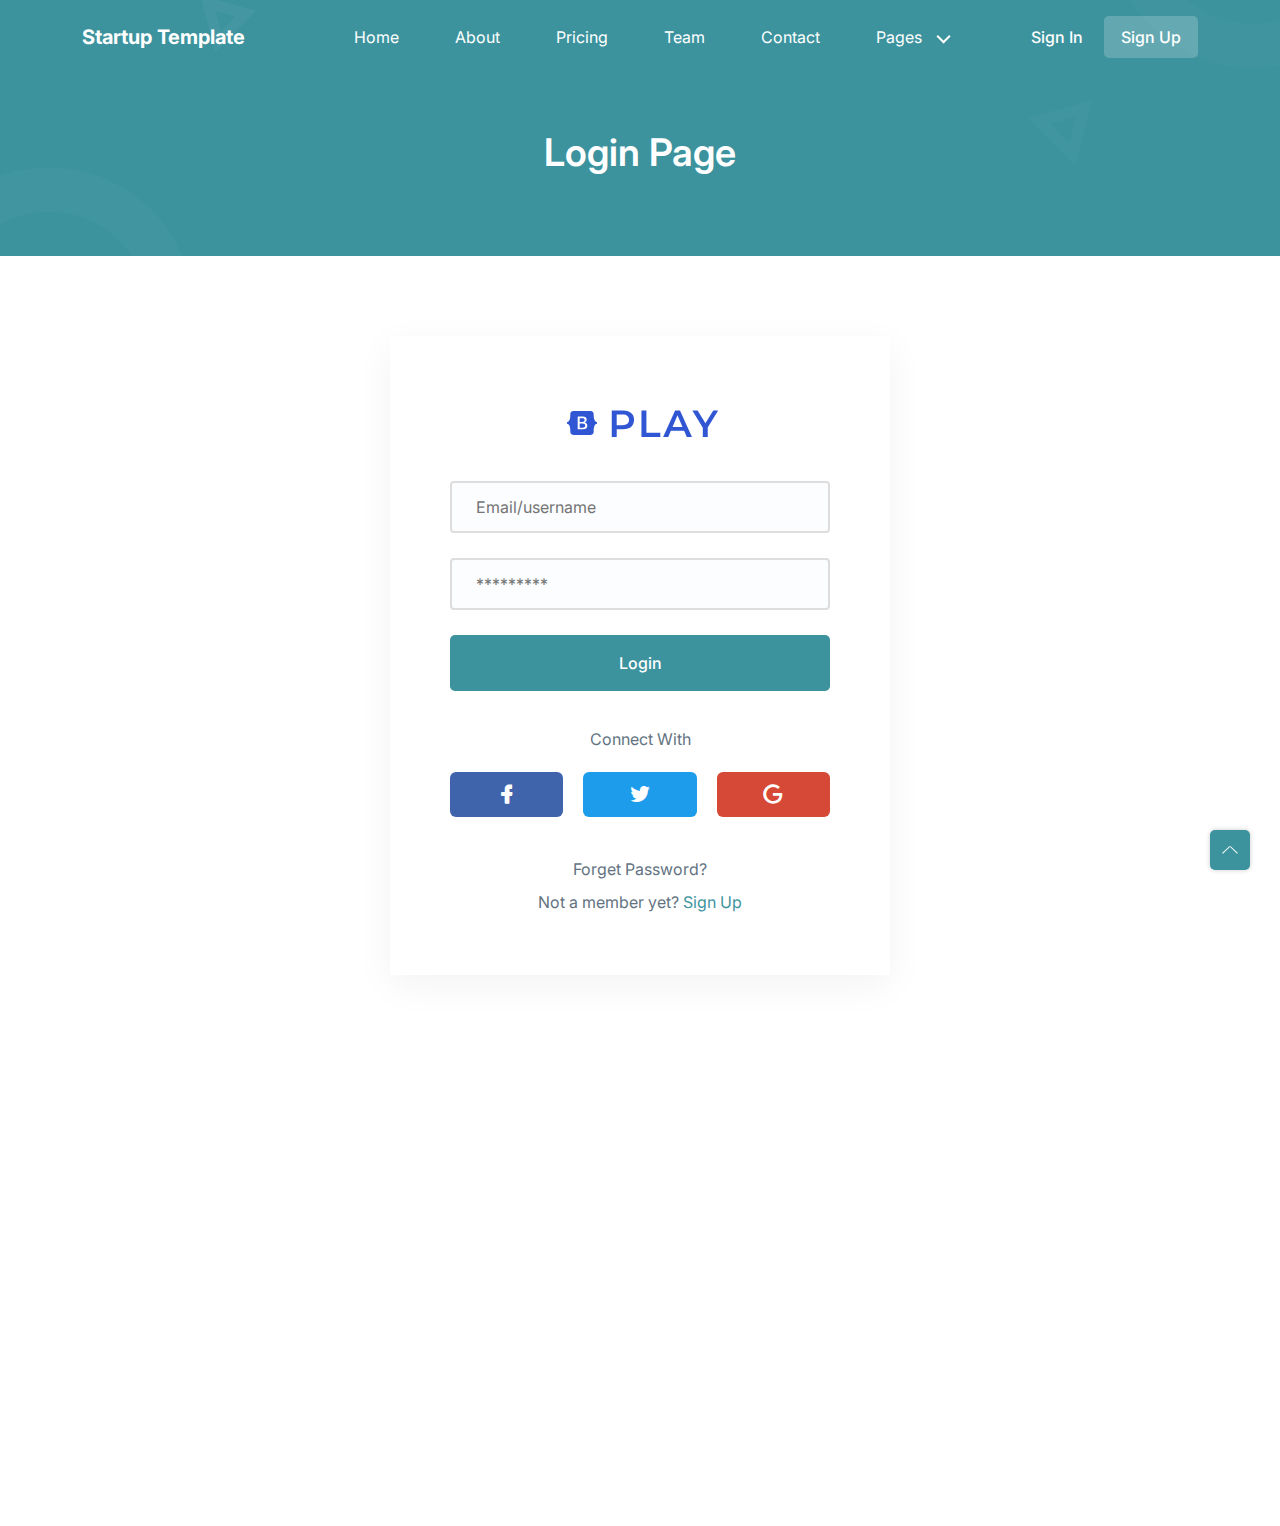
<file: login.html>
<!DOCTYPE html>
<html lang="en">
  <head>
    <meta charset="UTF-8" />
    <meta http-equiv="X-UA-Compatible" content="IE=edge" />
    <meta name="viewport" content="width=device-width, initial-scale=1.0" />
    <title>Play | Open source Project by UIdeck</title>

    <!--====== Favicon Icon ======-->
    <link
      rel="shortcut icon"
      href="assets/images/favicon.svg"
      type="image/svg"
    />

    <!-- ===== All CSS files ===== -->
    <link rel="stylesheet" href="assets/css/bootstrap.min.css" />
    <link rel="stylesheet" href="assets/css/animate.css" />
    <link rel="stylesheet" href="assets/css/lineicons.css" />
    <link rel="stylesheet" href="assets/css/ud-styles.css" />
  </head>
  <body>
    <!-- ====== Header Start ====== -->
    <header class="ud-header">
      <div class="container">
        <div class="row">
          <div class="col-lg-12">
            <nav class="navbar navbar-expand-lg">
              <a class="navbar-brand" href="index.html">
                <span class="fw-bold text-white startup-logo">Startup Template</span>
              </a>
              <button class="navbar-toggler">
                <span class="toggler-icon"> </span>
                <span class="toggler-icon"> </span>
                <span class="toggler-icon"> </span>
              </button>

              <div class="navbar-collapse">
                <ul id="nav" class="navbar-nav mx-auto">
                  <li class="nav-item">
                    <a class="ud-menu-scroll" href="#home">Home</a>
                  </li>

                  <li class="nav-item">
                    <a class="ud-menu-scroll" href="#about">About</a>
                  </li>
                  <li class="nav-item">
                    <a class="ud-menu-scroll" href="#pricing">Pricing</a>
                  </li>
                  <li class="nav-item">
                    <a class="ud-menu-scroll" href="#team">Team</a>
                  </li>
                  <li class="nav-item">
                    <a class="ud-menu-scroll" href="#contact">Contact</a>
                  </li>
                  <li class="nav-item nav-item-has-children">
                    <a href="javascript:void(0)"> Pages </a>
                    <ul class="ud-submenu">
                      <li class="ud-submenu-item">
                        <a href="about.html" class="ud-submenu-link">
                          About Page
                        </a>
                      </li>
                      <li class="ud-submenu-item">
                        <a href="pricing.html" class="ud-submenu-link">
                          Pricing Page
                        </a>
                      </li>
                      <li class="ud-submenu-item">
                        <a href="contact.html" class="ud-submenu-link">
                          Contact Page
                        </a>
                      </li>
                      <li class="ud-submenu-item">
                        <a href="blog.html" class="ud-submenu-link">
                          Blog Grid Page
                        </a>
                      </li>
                      <li class="ud-submenu-item">
                        <a href="blog-details.html" class="ud-submenu-link">
                          Blog Details Page
                        </a>
                      </li>
                      <li class="ud-submenu-item">
                        <a href="login.html" class="ud-submenu-link">
                          Sign In Page
                        </a>
                      </li>
                      <li class="ud-submenu-item">
                        <a href="404.html" class="ud-submenu-link">404 Page</a>
                      </li>
                    </ul>
                  </li>
                </ul>
              </div>

              <div class="navbar-btn d-none d-sm-inline-block">
                <a href="login.html" class="ud-main-btn ud-login-btn">
                  Sign In
                </a>
                <a class="ud-main-btn ud-white-btn" href="javascript:void(0)">
                  Sign Up
                </a>
              </div>
            </nav>
          </div>
        </div>
      </div>
    </header>
    <!-- ====== Header End ====== -->

    <!-- ====== Banner Start ====== -->
    <section class="ud-page-banner">
      <div class="container">
        <div class="row">
          <div class="col-lg-12">
            <div class="ud-banner-content">
              <h1>Login Page</h1>
            </div>
          </div>
        </div>
      </div>
    </section>
    <!-- ====== Banner End ====== -->

    <!-- ====== Login Start ====== -->
    <section class="ud-login">
      <div class="container">
        <div class="row">
          <div class="col-lg-12">
            <div class="ud-login-wrapper">
              <div class="ud-login-logo">
                <img src="assets/images/logo/logo-2.svg" alt="logo" />
              </div>
              <form class="ud-login-form">
                <div class="ud-form-group">
                  <input
                    type="email"
                    name="email"
                    placeholder="Email/username"
                  />
                </div>
                <div class="ud-form-group">
                  <input
                    type="password"
                    name="password"
                    placeholder="*********"
                  />
                </div>
                <div class="ud-form-group">
                  <button type="submit" class="ud-main-btn w-100">Login</button>
                </div>
              </form>

              <div class="ud-socials-connect">
                <p>Connect With</p>

                <ul>
                  <li>
                    <a href="javascript:void(0)" class="facebook">
                      <i class="lni lni-facebook-filled"></i>
                    </a>
                  </li>
                  <li>
                    <a href="javascript:void(0)" class="twitter">
                      <i class="lni lni-twitter-filled"></i>
                    </a>
                  </li>
                  <li>
                    <a href="javascript:void(0)" class="google">
                      <i class="lni lni-google"></i>
                    </a>
                  </li>
                </ul>
              </div>

              <a class="forget-pass" href="javascript:void(0)">
                Forget Password?
              </a>
              <p class="signup-option">
                Not a member yet? <a href="javascript:void(0)"> Sign Up </a>
              </p>
            </div>
          </div>
        </div>
      </div>
    </section>
    <!-- ====== Login End ====== -->

    <!-- ====== Footer Start ====== -->
    <footer class="ud-footer wow fadeInUp" data-wow-delay=".15s">
      <div class="shape shape-1">
        <img src="assets/images/footer/shape-1.svg" alt="shape" />
      </div>
      <div class="shape shape-2">
        <img src="assets/images/footer/shape-2.svg" alt="shape" />
      </div>
      <div class="shape shape-3">
        <img src="assets/images/footer/shape-3.svg" alt="shape" />
      </div>
      <div class="ud-footer-widgets">
        <div class="container">
          <div class="row">
            <div class="col-xl-3 col-lg-4 col-md-6">
              <div class="ud-widget">
                <a href="index.html" class="ud-footer-logo">
                  <span class="fw-bold text-white startup-logo">Startup Template</span>
                </a>
                <p class="ud-widget-desc">
                  We create digital experiences for brands and companies by
                  using technology.
                </p>
                <ul class="ud-widget-socials">
                  <li>
                    <a href="https://twitter.com/MusharofChy">
                      <i class="lni lni-facebook-filled"></i>
                    </a>
                  </li>
                  <li>
                    <a href="https://twitter.com/MusharofChy">
                      <i class="lni lni-twitter-filled"></i>
                    </a>
                  </li>
                  <li>
                    <a href="https://twitter.com/MusharofChy">
                      <i class="lni lni-instagram-filled"></i>
                    </a>
                  </li>
                  <li>
                    <a href="https://twitter.com/MusharofChy">
                      <i class="lni lni-linkedin-original"></i>
                    </a>
                  </li>
                </ul>
              </div>
            </div>

            <div class="col-xl-2 col-lg-2 col-md-6 col-sm-6">
              <div class="ud-widget">
                <h5 class="ud-widget-title">About Us</h5>
                <ul class="ud-widget-links">
                  <li>
                    <a href="javascript:void(0)">Home</a>
                  </li>
                  <li>
                    <a href="javascript:void(0)">Features</a>
                  </li>
                  <li>
                    <a href="javascript:void(0)">About</a>
                  </li>
                  <li>
                    <a href="javascript:void(0)">Testimonial</a>
                  </li>
                </ul>
              </div>
            </div>
            <div class="col-xl-2 col-lg-3 col-md-6 col-sm-6">
              <div class="ud-widget">
                <h5 class="ud-widget-title">Features</h5>
                <ul class="ud-widget-links">
                  <li>
                    <a href="javascript:void(0)">How it works</a>
                  </li>
                  <li>
                    <a href="javascript:void(0)">Privacy policy</a>
                  </li>
                  <li>
                    <a href="javascript:void(0)">Terms of service</a>
                  </li>
                  <li>
                    <a href="javascript:void(0)">Refund policy</a>
                  </li>
                </ul>
              </div>
            </div>
            <div class="col-xl-2 col-lg-3 col-md-6 col-sm-6">
              <div class="ud-widget">
                <h5 class="ud-widget-title">Our Products</h5>
                <ul class="ud-widget-links">
                  <li>
                    <a
                      href="https://lineicons.com/"
                      rel="nofollow noopner"
                      target="_blank"
                      >Lineicons
                    </a>
                  </li>
                  <li>
                    <a
                      href="https://ecommercehtml.com/"
                      rel="nofollow noopner"
                      target="_blank"
                      >Ecommerce HTML</a
                    >
                  </li>
                  <li>
                    <a
                      href="https://ayroui.com/"
                      rel="nofollow noopner"
                      target="_blank"
                      >Ayro UI</a
                    >
                  </li>
                  <li>
                    <a
                      href="https://graygrids.com/"
                      rel="nofollow noopner"
                      target="_blank"
                      >Plain Admin</a
                    >
                  </li>
                </ul>
              </div>
            </div>
            <div class="col-xl-3 col-lg-6 col-md-8 col-sm-10">
              <div class="ud-widget">
                <h5 class="ud-widget-title">Partners</h5>
                <ul class="ud-widget-brands">
                  <li>
                    <a
                      href="https://ayroui.com/"
                      rel="nofollow noopner"
                      target="_blank"
                    >
                      <img
                        src="assets/images/footer/brands/ayroui.svg"
                        alt="ayroui"
                      />
                    </a>
                  </li>
                  <li>
                    <a
                      href="https://ecommercehtml.com/"
                      rel="nofollow noopner"
                      target="_blank"
                    >
                      <img
                        src="assets/images/footer/brands/ecommerce-html.svg"
                        alt="ecommerce-html"
                      />
                    </a>
                  </li>
                  <li>
                    <a
                      href="https://graygrids.com/"
                      rel="nofollow noopner"
                      target="_blank"
                    >
                      <img
                        src="assets/images/footer/brands/graygrids.svg"
                        alt="graygrids"
                      />
                    </a>
                  </li>
                  <li>
                    <a
                      href="https://lineicons.com/"
                      rel="nofollow noopner"
                      target="_blank"
                    >
                      <img
                        src="assets/images/footer/brands/lineicons.svg"
                        alt="lineicons"
                      />
                    </a>
                  </li>
                  <li>
                    <a
                      href="https://uideck.com/"
                      rel="nofollow noopner"
                      target="_blank"
                    >
                      <img
                        src="assets/images/footer/brands/uideck.svg"
                        alt="uideck"
                      />
                    </a>
                  </li>
                  <li>
                    <a
                      href="https://tailwindtemplates.co/"
                      rel="nofollow noopner"
                      target="_blank"
                    >
                      <img
                        src="assets/images/footer/brands/tailwindtemplates.svg"
                        alt="tailwindtemplates"
                      />
                    </a>
                  </li>
                </ul>
              </div>
            </div>
          </div>
        </div>
      </div>
      <div class="ud-footer-bottom">
        <div class="container">
          <div class="row">
            <div class="col-md-8">
              <ul class="ud-footer-bottom-left">
                <li>
                  <a href="javascript:void(0)">Privacy policy</a>
                </li>
                <li>
                  <a href="javascript:void(0)">Support policy</a>
                </li>
                <li>
                  <a href="javascript:void(0)">Terms of service</a>
                </li>
              </ul>
            </div>
            <div class="col-md-4">
              <p class="ud-footer-bottom-right">
                Designed and Developed by
                <a href="https://hau.xyz" rel="nofollow">haudev</a>
              </p>
            </div>
          </div>
        </div>
      </div>
    </footer>
    <!-- ====== Footer End ====== -->

    <!-- ====== Back To Top Start ====== -->
    <a href="javascript:void(0)" class="back-to-top">
      <i class="lni lni-chevron-up"> </i>
    </a>
    <!-- ====== Back To Top End ====== -->

    <!-- ====== All Javascript Files ====== -->
    <script src="assets/js/bootstrap.bundle.min.js"></script>
    <script src="assets/js/wow.min.js"></script>
    <script src="assets/js/main.js"></script>
  </body>
</html>
</file>
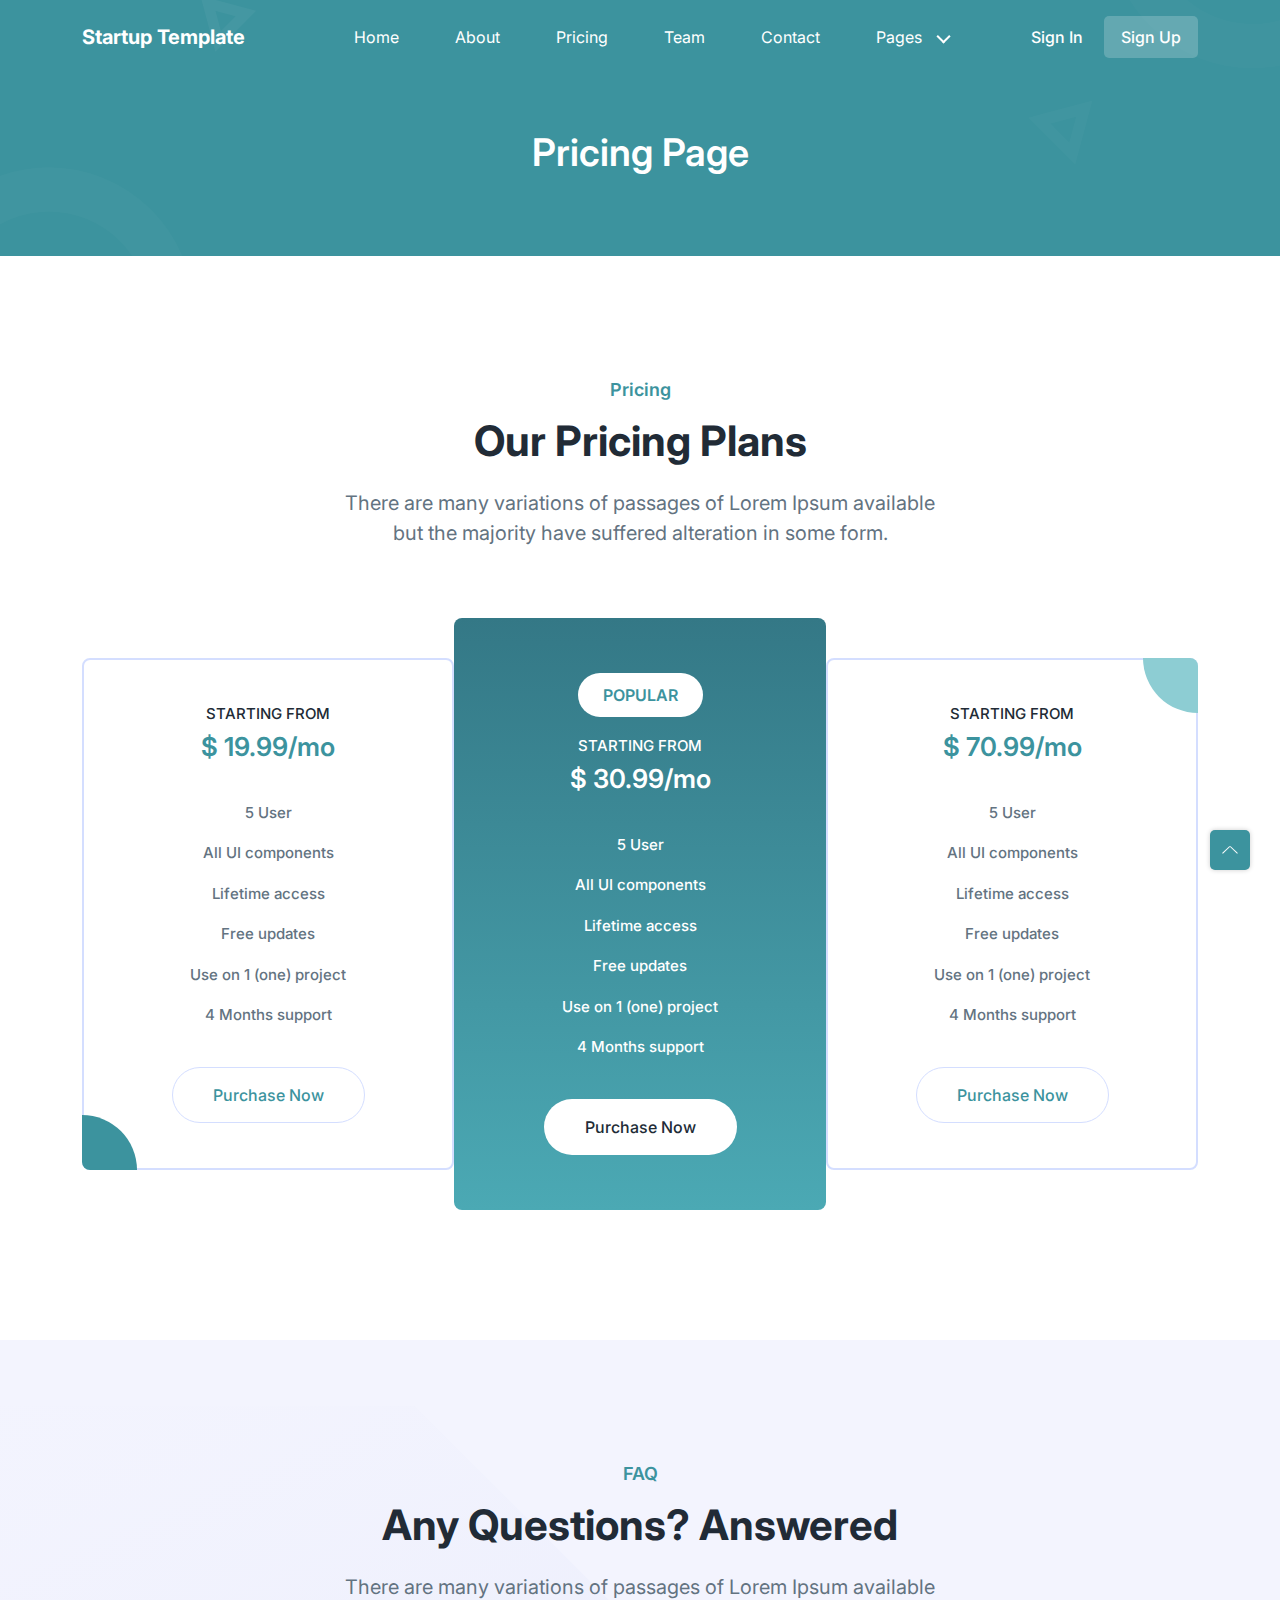
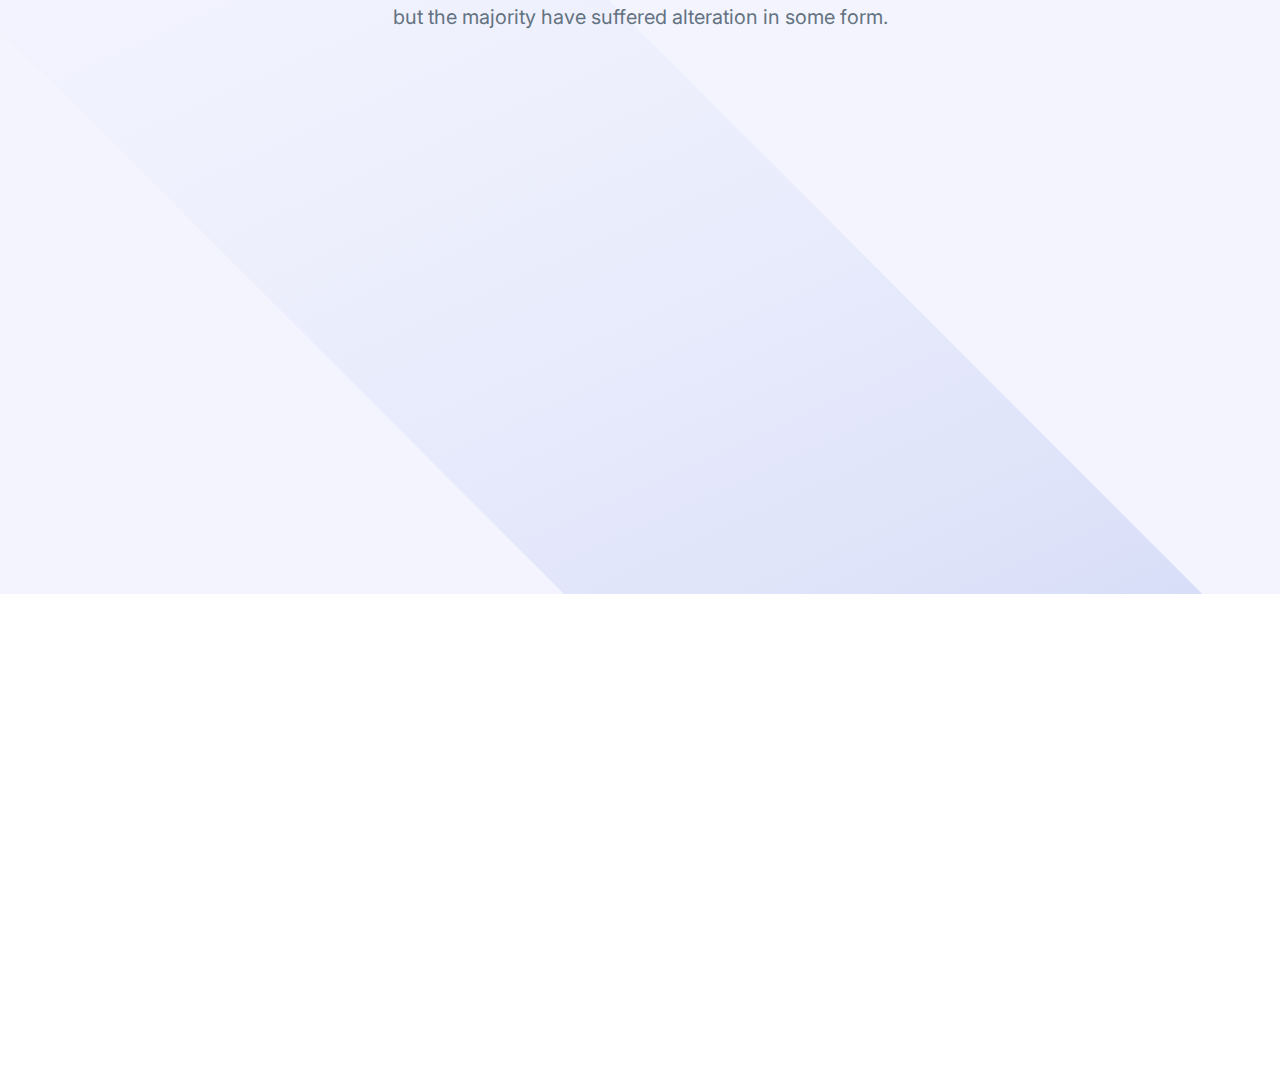
<file: pricing.html>
<!DOCTYPE html>
<html lang="en">
  <head>
    <meta charset="UTF-8" />
    <meta http-equiv="X-UA-Compatible" content="IE=edge" />
    <meta name="viewport" content="width=device-width, initial-scale=1.0" />
    <title>Play | Open source Project by UIdeck</title>

    <!--====== Favicon Icon ======-->
    <link
      rel="shortcut icon"
      href="assets/images/favicon.svg"
      type="image/svg"
    />

    <!-- ===== All CSS files ===== -->
    <link rel="stylesheet" href="assets/css/bootstrap.min.css" />
    <link rel="stylesheet" href="assets/css/animate.css" />
    <link rel="stylesheet" href="assets/css/lineicons.css" />
    <link rel="stylesheet" href="assets/css/ud-styles.css" />
  </head>
  <body>
    <!-- ====== Header Start ====== -->
    <header class="ud-header">
      <div class="container">
        <div class="row">
          <div class="col-lg-12">
            <nav class="navbar navbar-expand-lg">
              <a class="navbar-brand" href="index.html">
                <span class="fw-bold text-white startup-logo">Startup Template</span>
              </a>
              <button class="navbar-toggler">
                <span class="toggler-icon"> </span>
                <span class="toggler-icon"> </span>
                <span class="toggler-icon"> </span>
              </button>

              <div class="navbar-collapse">
                <ul id="nav" class="navbar-nav mx-auto">
                  <li class="nav-item">
                    <a class="ud-menu-scroll" href="#home">Home</a>
                  </li>

                  <li class="nav-item">
                    <a class="ud-menu-scroll" href="#about">About</a>
                  </li>
                  <li class="nav-item">
                    <a class="ud-menu-scroll" href="#pricing">Pricing</a>
                  </li>
                  <li class="nav-item">
                    <a class="ud-menu-scroll" href="#team">Team</a>
                  </li>
                  <li class="nav-item">
                    <a class="ud-menu-scroll" href="#contact">Contact</a>
                  </li>

                  <li class="nav-item nav-item-has-children">
                    <a href="javascript:void(0)"> Pages </a>
                    <ul class="ud-submenu">
                      <li class="ud-submenu-item">
                        <a href="about.html" class="ud-submenu-link">
                          About Page
                        </a>
                      </li>
                      <li class="ud-submenu-item">
                        <a href="pricing.html" class="ud-submenu-link">
                          Pricing Page
                        </a>
                      </li>
                      <li class="ud-submenu-item">
                        <a href="contact.html" class="ud-submenu-link">
                          Contact Page
                        </a>
                      </li>
                      <li class="ud-submenu-item">
                        <a href="blog.html" class="ud-submenu-link">
                          Blog Grid Page
                        </a>
                      </li>
                      <li class="ud-submenu-item">
                        <a href="blog-details.html" class="ud-submenu-link">
                          Blog Details Page
                        </a>
                      </li>
                      <li class="ud-submenu-item">
                        <a href="login.html" class="ud-submenu-link">
                          Sign In Page
                        </a>
                      </li>
                      <li class="ud-submenu-item">
                        <a href="404.html" class="ud-submenu-link">404 Page</a>
                      </li>
                    </ul>
                  </li>
                </ul>
              </div>

              <div class="navbar-btn d-none d-sm-inline-block">
                <a href="login.html" class="ud-main-btn ud-login-btn">
                  Sign In
                </a>
                <a class="ud-main-btn ud-white-btn" href="javascript:void(0)">
                  Sign Up
                </a>
              </div>
            </nav>
          </div>
        </div>
      </div>
    </header>
    <!-- ====== Header End ====== -->

    <!-- ====== Banner Start ====== -->
    <section class="ud-page-banner">
      <div class="container">
        <div class="row">
          <div class="col-lg-12">
            <div class="ud-banner-content">
              <h1>Pricing Page</h1>
            </div>
          </div>
        </div>
      </div>
    </section>
    <!-- ====== Banner End ====== -->

    <!-- ====== Pricing Start ====== -->
    <section id="pricing" class="ud-pricing">
      <div class="container">
        <div class="row">
          <div class="col-lg-12">
            <div class="ud-section-title mx-auto text-center">
              <span>Pricing</span>
              <h2>Our Pricing Plans</h2>
              <p>
                There are many variations of passages of Lorem Ipsum available
                but the majority have suffered alteration in some form.
              </p>
            </div>
          </div>
        </div>

        <div class="row g-0 align-items-center justify-content-center">
          <div class="col-lg-4 col-md-6 col-sm-10">
            <div
              class="ud-single-pricing first-item wow fadeInUp"
              data-wow-delay=".15s"
            >
              <div class="ud-pricing-header">
                <h3>STARTING FROM</h3>
                <h4>$ 19.99/mo</h4>
              </div>
              <div class="ud-pricing-body">
                <ul>
                  <li>5 User</li>
                  <li>All UI components</li>
                  <li>Lifetime access</li>
                  <li>Free updates</li>
                  <li>Use on 1 (one) project</li>
                  <li>4 Months support</li>
                </ul>
              </div>
              <div class="ud-pricing-footer">
                <a href="javascript:void(0)" class="ud-main-btn ud-border-btn">
                  Purchase Now
                </a>
              </div>
            </div>
          </div>
          <div class="col-lg-4 col-md-6 col-sm-10">
            <div
              class="ud-single-pricing active wow fadeInUp"
              data-wow-delay=".1s"
            >
              <span class="ud-popular-tag">POPULAR</span>
              <div class="ud-pricing-header">
                <h3>STARTING FROM</h3>
                <h4>$ 30.99/mo</h4>
              </div>
              <div class="ud-pricing-body">
                <ul>
                  <li>5 User</li>
                  <li>All UI components</li>
                  <li>Lifetime access</li>
                  <li>Free updates</li>
                  <li>Use on 1 (one) project</li>
                  <li>4 Months support</li>
                </ul>
              </div>
              <div class="ud-pricing-footer">
                <a href="javascript:void(0)" class="ud-main-btn ud-white-btn">
                  Purchase Now
                </a>
              </div>
            </div>
          </div>
          <div class="col-lg-4 col-md-6 col-sm-10">
            <div
              class="ud-single-pricing last-item wow fadeInUp"
              data-wow-delay=".15s"
            >
              <div class="ud-pricing-header">
                <h3>STARTING FROM</h3>
                <h4>$ 70.99/mo</h4>
              </div>
              <div class="ud-pricing-body">
                <ul>
                  <li>5 User</li>
                  <li>All UI components</li>
                  <li>Lifetime access</li>
                  <li>Free updates</li>
                  <li>Use on 1 (one) project</li>
                  <li>4 Months support</li>
                </ul>
              </div>
              <div class="ud-pricing-footer">
                <a href="javascript:void(0)" class="ud-main-btn ud-border-btn">
                  Purchase Now
                </a>
              </div>
            </div>
          </div>
        </div>
      </div>
    </section>
    <!-- ====== Pricing End ====== -->

    <!-- ====== FAQ Start ====== -->
    <section id="faq" class="ud-faq">
      <div class="shape">
        <img src="assets/images/faq/shape.svg" alt="shape" />
      </div>
      <div class="container">
        <div class="row">
          <div class="col-lg-12">
            <div class="ud-section-title text-center mx-auto">
              <span>FAQ</span>
              <h2>Any Questions? Answered</h2>
              <p>
                There are many variations of passages of Lorem Ipsum available
                but the majority have suffered alteration in some form.
              </p>
            </div>
          </div>
        </div>

        <div class="row">
          <div class="col-lg-6">
            <div class="ud-single-faq wow fadeInUp" data-wow-delay=".1s">
              <div class="accordion">
                <button
                  class="ud-faq-btn collapsed"
                  data-bs-toggle="collapse"
                  data-bs-target="#collapseOne"
                >
                  <span class="icon flex-shrink-0">
                    <i class="lni lni-chevron-down"></i>
                  </span>
                  <span>How to use UIdeck?</span>
                </button>
                <div id="collapseOne" class="accordion-collapse collapse">
                  <div class="ud-faq-body">
                    Lorem Ipsum is simply dummy text of the printing and
                    typesetting industry. Lorem Ipsum has been the industry's
                    standard dummy text ever since the 1500s, when an unknown
                    printer took a galley of type and scrambled it to make a
                    type specimen book.
                  </div>
                </div>
              </div>
            </div>
            <div class="ud-single-faq wow fadeInUp" data-wow-delay=".15s">
              <div class="accordion">
                <button
                  class="ud-faq-btn collapsed"
                  data-bs-toggle="collapse"
                  data-bs-target="#collapseTwo"
                >
                  <span class="icon flex-shrink-0">
                    <i class="lni lni-chevron-down"></i>
                  </span>
                  <span>How to download icons from Lineicons?</span>
                </button>
                <div id="collapseTwo" class="accordion-collapse collapse">
                  <div class="ud-faq-body">
                    Lorem Ipsum is simply dummy text of the printing and
                    typesetting industry. Lorem Ipsum has been the industry's
                    standard dummy text ever since the 1500s, when an unknown
                    printer took a galley of type and scrambled it to make a
                    type specimen book.
                  </div>
                </div>
              </div>
            </div>
            <div class="ud-single-faq wow fadeInUp" data-wow-delay=".2s">
              <div class="accordion">
                <button
                  class="ud-faq-btn collapsed"
                  data-bs-toggle="collapse"
                  data-bs-target="#collapseThree"
                >
                  <span class="icon flex-shrink-0">
                    <i class="lni lni-chevron-down"></i>
                  </span>
                  <span>Is GrayGrids part of UIdeck?</span>
                </button>
                <div id="collapseThree" class="accordion-collapse collapse">
                  <div class="ud-faq-body">
                    Lorem Ipsum is simply dummy text of the printing and
                    typesetting industry. Lorem Ipsum has been the industry's
                    standard dummy text ever since the 1500s, when an unknown
                    printer took a galley of type and scrambled it to make a
                    type specimen book.
                  </div>
                </div>
              </div>
            </div>
          </div>
          <div class="col-lg-6">
            <div class="ud-single-faq wow fadeInUp" data-wow-delay=".1s">
              <div class="accordion">
                <button
                  class="ud-faq-btn collapsed"
                  data-bs-toggle="collapse"
                  data-bs-target="#collapseFour"
                >
                  <span class="icon flex-shrink-0">
                    <i class="lni lni-chevron-down"></i>
                  </span>
                  <span>Can I use this template for commercial project?</span>
                </button>
                <div id="collapseFour" class="accordion-collapse collapse">
                  <div class="ud-faq-body">
                    Lorem Ipsum is simply dummy text of the printing and
                    typesetting industry. Lorem Ipsum has been the industry's
                    standard dummy text ever since the 1500s, when an unknown
                    printer took a galley of type and scrambled it to make a
                    type specimen book.
                  </div>
                </div>
              </div>
            </div>
            <div class="ud-single-faq wow fadeInUp" data-wow-delay=".15s">
              <div class="accordion">
                <button
                  class="ud-faq-btn collapsed"
                  data-bs-toggle="collapse"
                  data-bs-target="#collapseFive"
                >
                  <span class="icon flex-shrink-0">
                    <i class="lni lni-chevron-down"></i>
                  </span>
                  <span>Do you have plan releasing Play Pro?</span>
                </button>
                <div id="collapseFive" class="accordion-collapse collapse">
                  <div class="ud-faq-body">
                    Lorem Ipsum is simply dummy text of the printing and
                    typesetting industry. Lorem Ipsum has been the industry's
                    standard dummy text ever since the 1500s, when an unknown
                    printer took a galley of type and scrambled it to make a
                    type specimen book.
                  </div>
                </div>
              </div>
            </div>
            <div class="ud-single-faq wow fadeInUp" data-wow-delay=".2s">
              <div class="accordion">
                <button
                  class="ud-faq-btn collapsed"
                  data-bs-toggle="collapse"
                  data-bs-target="#collapseSix"
                >
                  <span class="icon flex-shrink-0">
                    <i class="lni lni-chevron-down"></i>
                  </span>
                  <span>Where and how to host this template?</span>
                </button>
                <div id="collapseSix" class="accordion-collapse collapse">
                  <div class="ud-faq-body">
                    Lorem Ipsum is simply dummy text of the printing and
                    typesetting industry. Lorem Ipsum has been the industry's
                    standard dummy text ever since the 1500s, when an unknown
                    printer took a galley of type and scrambled it to make a
                    type specimen book.
                  </div>
                </div>
              </div>
            </div>
          </div>
        </div>
      </div>
    </section>
    <!-- ====== FAQ End ====== -->

    <!-- ====== Footer Start ====== -->
    <footer class="ud-footer wow fadeInUp" data-wow-delay=".15s">
      <div class="shape shape-1">
        <img src="assets/images/footer/shape-1.svg" alt="shape" />
      </div>
      <div class="shape shape-2">
        <img src="assets/images/footer/shape-2.svg" alt="shape" />
      </div>
      <div class="shape shape-3">
        <img src="assets/images/footer/shape-3.svg" alt="shape" />
      </div>
      <div class="ud-footer-widgets">
        <div class="container">
          <div class="row">
            <div class="col-xl-3 col-lg-4 col-md-6">
              <div class="ud-widget">
                <a href="index.html" class="ud-footer-logo">
                  <span class="fw-bold text-white startup-logo">Startup Template</span>
                </a>
                <p class="ud-widget-desc">
                  We create digital experiences for brands and companies by
                  using technology.
                </p>
                <ul class="ud-widget-socials">
                  <li>
                    <a href="https://twitter.com/MusharofChy">
                      <i class="lni lni-facebook-filled"></i>
                    </a>
                  </li>
                  <li>
                    <a href="https://twitter.com/MusharofChy">
                      <i class="lni lni-twitter-filled"></i>
                    </a>
                  </li>
                  <li>
                    <a href="https://twitter.com/MusharofChy">
                      <i class="lni lni-instagram-filled"></i>
                    </a>
                  </li>
                  <li>
                    <a href="https://twitter.com/MusharofChy">
                      <i class="lni lni-linkedin-original"></i>
                    </a>
                  </li>
                </ul>
              </div>
            </div>

            <div class="col-xl-2 col-lg-2 col-md-6 col-sm-6">
              <div class="ud-widget">
                <h5 class="ud-widget-title">About Us</h5>
                <ul class="ud-widget-links">
                  <li>
                    <a href="javascript:void(0)">Home</a>
                  </li>
                  <li>
                    <a href="javascript:void(0)">Features</a>
                  </li>
                  <li>
                    <a href="javascript:void(0)">About</a>
                  </li>
                  <li>
                    <a href="javascript:void(0)">Testimonial</a>
                  </li>
                </ul>
              </div>
            </div>
            <div class="col-xl-2 col-lg-3 col-md-6 col-sm-6">
              <div class="ud-widget">
                <h5 class="ud-widget-title">Features</h5>
                <ul class="ud-widget-links">
                  <li>
                    <a href="javascript:void(0)">How it works</a>
                  </li>
                  <li>
                    <a href="javascript:void(0)">Privacy policy</a>
                  </li>
                  <li>
                    <a href="javascript:void(0)">Terms of service</a>
                  </li>
                  <li>
                    <a href="javascript:void(0)">Refund policy</a>
                  </li>
                </ul>
              </div>
            </div>
            <div class="col-xl-2 col-lg-3 col-md-6 col-sm-6">
              <div class="ud-widget">
                <h5 class="ud-widget-title">Our Products</h5>
                <ul class="ud-widget-links">
                  <li>
                    <a
                      href="https://lineicons.com/"
                      rel="nofollow noopner"
                      target="_blank"
                      >Lineicons
                    </a>
                  </li>
                  <li>
                    <a
                      href="https://ecommercehtml.com/"
                      rel="nofollow noopner"
                      target="_blank"
                      >Ecommerce HTML</a
                    >
                  </li>
                  <li>
                    <a
                      href="https://ayroui.com/"
                      rel="nofollow noopner"
                      target="_blank"
                      >Ayro UI</a
                    >
                  </li>
                  <li>
                    <a
                      href="https://graygrids.com/"
                      rel="nofollow noopner"
                      target="_blank"
                      >Plain Admin</a
                    >
                  </li>
                </ul>
              </div>
            </div>
            <div class="col-xl-3 col-lg-6 col-md-8 col-sm-10">
              <div class="ud-widget">
                <h5 class="ud-widget-title">Partners</h5>
                <ul class="ud-widget-brands">
                  <li>
                    <a
                      href="https://ayroui.com/"
                      rel="nofollow noopner"
                      target="_blank"
                    >
                      <img
                        src="assets/images/footer/brands/ayroui.svg"
                        alt="ayroui"
                      />
                    </a>
                  </li>
                  <li>
                    <a
                      href="https://ecommercehtml.com/"
                      rel="nofollow noopner"
                      target="_blank"
                    >
                      <img
                        src="assets/images/footer/brands/ecommerce-html.svg"
                        alt="ecommerce-html"
                      />
                    </a>
                  </li>
                  <li>
                    <a
                      href="https://graygrids.com/"
                      rel="nofollow noopner"
                      target="_blank"
                    >
                      <img
                        src="assets/images/footer/brands/graygrids.svg"
                        alt="graygrids"
                      />
                    </a>
                  </li>
                  <li>
                    <a
                      href="https://lineicons.com/"
                      rel="nofollow noopner"
                      target="_blank"
                    >
                      <img
                        src="assets/images/footer/brands/lineicons.svg"
                        alt="lineicons"
                      />
                    </a>
                  </li>
                  <li>
                    <a
                      href="https://uideck.com/"
                      rel="nofollow noopner"
                      target="_blank"
                    >
                      <img
                        src="assets/images/footer/brands/uideck.svg"
                        alt="uideck"
                      />
                    </a>
                  </li>
                  <li>
                    <a
                      href="https://tailwindtemplates.co/"
                      rel="nofollow noopner"
                      target="_blank"
                    >
                      <img
                        src="assets/images/footer/brands/tailwindtemplates.svg"
                        alt="tailwindtemplates"
                      />
                    </a>
                  </li>
                </ul>
              </div>
            </div>
          </div>
        </div>
      </div>
      <div class="ud-footer-bottom">
        <div class="container">
          <div class="row">
            <div class="col-md-8">
              <ul class="ud-footer-bottom-left">
                <li>
                  <a href="javascript:void(0)">Privacy policy</a>
                </li>
                <li>
                  <a href="javascript:void(0)">Support policy</a>
                </li>
                <li>
                  <a href="javascript:void(0)">Terms of service</a>
                </li>
              </ul>
            </div>
            <div class="col-md-4">
              <p class="ud-footer-bottom-right">
                Designed and Developed by
                <a href="https://hau.xyz" rel="nofollow">haudev</a>
              </p>
            </div>
          </div>
        </div>
      </div>
    </footer>
    <!-- ====== Footer End ====== -->

    <!-- ====== Back To Top Start ====== -->
    <a href="javascript:void(0)" class="back-to-top">
      <i class="lni lni-chevron-up"> </i>
    </a>
    <!-- ====== Back To Top End ====== -->

    <!-- ====== All Javascript Files ====== -->
    <script src="assets/js/bootstrap.bundle.min.js"></script>
    <script src="assets/js/wow.min.js"></script>
    <script src="assets/js/main.js"></script>
  </body>
</html>
</file>
<file: assets/css/ud-styles.css>
/*===========================
  COMMON css 
===========================*/
@import url("https://fonts.googleapis.com/css2?family=Inter:wght@200;300;400;500;600;700;800;900&display=swap");
:root {
  --font: "Inter", sans-serif;
  --body-color: #637381;
  --heading-color: #212b36;
  --primary-color: #3c939e;
  --white: #ffffff;
}

body {
  font-family: var(--font);
  font-weight: normal;
  font-style: normal;
  color: var(--body-color);
  overflow-x: hidden;
}

* {
  margin: 0;
  padding: 0;
  -webkit-box-sizing: border-box;
  box-sizing: border-box;
}

img {
  max-width: 100%;
}

a,
button,
input,
textarea {
  -webkit-transition: all 0.3s ease-out 0s;
  transition: all 0.3s ease-out 0s;
}

a,
a:focus,
input:focus,
textarea:focus,
button:focus,
.navbar-toggler:focus {
  text-decoration: none;
  outline: none;
  -webkit-box-shadow: none;
          box-shadow: none;
}

a:focus,
a:hover {
  text-decoration: none;
}

i,
span,
a {
  display: inline-block;
}

audio,
canvas,
iframe,
img,
svg,
video {
  vertical-align: middle;
}

h1,
h2,
h3,
h4,
h5,
h6 {
  font-weight: 700;
  color: var(--heading-color);
  margin: 0px;
}

h1 {
  font-size: 48px;
}

h2 {
  font-size: 36px;
}

h3 {
  font-size: 28px;
}

h4 {
  font-size: 22px;
}

h5 {
  font-size: 18px;
}

h6 {
  font-size: 16px;
}

ul,
ol {
  margin: 0px;
  padding: 0px;
  list-style-type: none;
}

p {
  font-size: 16px;
  font-weight: 400;
  line-height: 26px;
  color: var(--body-color);
  margin: 0px;
}

.bg_cover {
  background-position: center center;
  background-size: cover;
  background-repeat: no-repeat;
  width: 100%;
  height: 100%;
}

/*===== All Button Style =====*/
.ud-main-btn {
  display: inline-block;
  text-align: center;
  white-space: nowrap;
  vertical-align: middle;
  font-weight: 500;
  font-size: 16px;
  border-radius: 5px;
  padding: 15px 25px;
  border: 1px solid transparent;
  color: var(--white);
  cursor: pointer;
  z-index: 5;
  -webkit-transition: all 0.4s ease-out 0s;
  transition: all 0.4s ease-out 0s;
  background: var(--primary-color);
}

.ud-main-btn:hover {
  color: var(--white);
  background: var(--heading-color);
}

@media (max-width: 767px) {
  .container {
    padding-left: 40px;
    padding-right: 40px;
  }
}

@media only screen and (min-width: 576px) and (max-width: 767px) {
  .container {
    padding-left: 20px;
    padding-right: 20px;
  }
}

.back-to-top {
  width: 40px;
  height: 40px;
  line-height: 40px;
  background: var(--primary-color);
  -webkit-box-shadow: 0px 0px 5px rgba(0, 0, 0, 0.2);
          box-shadow: 0px 0px 5px rgba(0, 0, 0, 0.2);
  text-align: center;
  -webkit-box-pack: center;
      -ms-flex-pack: center;
          justify-content: center;
  -webkit-box-align: center;
      -ms-flex-align: center;
          align-items: center;
  border-radius: 5px;
  position: fixed;
  right: 30px;
  bottom: 30px;
  z-index: 99;
  color: var(--white);
}

.back-to-top:hover {
  color: var(--white);
  background: var(--heading-color);
}

/* ===== Header CSS ===== */
.ud-header {
  position: absolute;
  top: 0;
  left: 0;
  width: 100%;
  z-index: 99;
  -webkit-transition: all 0.3s ease-out 0s;
  transition: all 0.3s ease-out 0s;
}

.sticky {
  position: fixed;
  z-index: 99;
  background-color: rgba(255, 255, 255, 0.8);
  -webkit-backdrop-filter: blur(5px);
          backdrop-filter: blur(5px);
  -webkit-box-shadow: inset 0 -1px 0 0 rgba(0, 0, 0, 0.1);
  box-shadow: inset 0 -1px 0 0 rgba(0, 0, 0, 0.1);
  -webkit-transition: all 0.3s ease-out 0s;
  transition: all 0.3s ease-out 0s;
}

.sticky .navbar {
  padding: 0;
}
.navbar .startup-logo{
  color: var(--white);
}
.sticky .navbar .startup-logo{
  color: var(--primary-color) !important;
}
.navbar {
  padding: 0px 0;
  border-radius: 5px;
  position: relative;
  -webkit-transition: all 0.3s ease-out 0s;
  transition: all 0.3s ease-out 0s;
}

.navbar-brand {
  padding: 0;
}

@media only screen and (min-width: 768px) and (max-width: 991px), (max-width: 767px) {
  .navbar-brand {
    padding: 5px 0px;
  }
}

.navbar-brand img {
  max-width: 160px;
}

.navbar-toggler {
  padding: 0;
}

.navbar-toggler .toggler-icon {
  width: 30px;
  height: 2px;
  background-color: var(--white);
  display: block;
  margin: 5px 0;
  position: relative;
  -webkit-transition: all 0.3s ease-out 0s;
  transition: all 0.3s ease-out 0s;
}

.navbar-toggler.active .toggler-icon:nth-of-type(1) {
  -webkit-transform: rotate(45deg);
  transform: rotate(45deg);
  top: 7px;
}

.navbar-toggler.active .toggler-icon:nth-of-type(2) {
  opacity: 0;
}

.navbar-toggler.active .toggler-icon:nth-of-type(3) {
  -webkit-transform: rotate(135deg);
  transform: rotate(135deg);
  top: -7px;
}

@media only screen and (min-width: 768px) and (max-width: 991px), (max-width: 767px) {
  .navbar-collapse {
    position: absolute;
    top: 100%;
    right: 0;
    max-width: 300px;
    width: 100%;
    background-color: var(--white);
    z-index: 9;
    -webkit-box-shadow: 0px 15px 20px 0px rgba(0, 0, 0, 0.1);
    box-shadow: 0px 15px 20px 0px rgba(0, 0, 0, 0.1);
    padding: 0px;
    display: none;
    border-radius: 5px;
  }
  .navbar-collapse.show {
    display: block;
  }
}

@media only screen and (min-width: 768px) and (max-width: 991px), (max-width: 767px) {
  .navbar-nav {
    padding: 20px 30px;
  }
}

.navbar-nav .nav-item {
  position: relative;
  padding: 0px 20px;
}

@media only screen and (min-width: 992px) and (max-width: 1199px) {
  .navbar-nav .nav-item {
    padding: 0px 12px;
  }
}

@media only screen and (min-width: 768px) and (max-width: 991px), (max-width: 767px) {
  .navbar-nav .nav-item {
    padding: 0px;
  }
}

.navbar-nav .nav-item > a {
  font-size: 16px;
  font-weight: 400;
  color: var(--white);
  -webkit-transition: all 0.3s ease-out 0s;
  transition: all 0.3s ease-out 0s;
  padding: 25px 8px;
  position: relative;
}

@media only screen and (min-width: 768px) and (max-width: 991px), (max-width: 767px) {
  .navbar-nav .nav-item > a {
    display: block;
    padding: 8px 0;
    color: var(--heading-color);
  }
}

.navbar-nav .nav-item > a:hover, .navbar-nav .nav-item > a.active {
  color: var(--white);
  opacity: 0.5;
}

@media only screen and (min-width: 768px) and (max-width: 991px), (max-width: 767px) {
  .navbar-nav .nav-item > a:hover, .navbar-nav .nav-item > a.active {
    color: var(--primary-color);
    opacity: 1;
  }
}

.navbar-nav .nav-item .ud-submenu {
  position: absolute;
  width: 250px;
  background: var(--white);
  top: 110%;
  padding: 20px 30px;
  -webkit-box-shadow: 0 15px 44px rgba(140, 140, 140, 0.18);
          box-shadow: 0 15px 44px rgba(140, 140, 140, 0.18);
  border-radius: 5px;
  opacity: 0;
  visibility: hidden;
  -webkit-transition: all 0.3s ease-out 0s;
  transition: all 0.3s ease-out 0s;
}

@media only screen and (min-width: 768px) and (max-width: 991px), (max-width: 767px) {
  .navbar-nav .nav-item .ud-submenu {
    position: static;
    -webkit-box-shadow: none;
            box-shadow: none;
    width: 100%;
    padding: 0px;
    opacity: 1;
    visibility: visible;
    display: none;
  }
}

.navbar-nav .nav-item .ud-submenu.show {
  display: block;
}

.navbar-nav .nav-item .ud-submenu .ud-submenu-link {
  padding: 7px 0;
  color: var(--heading-color);
  font-size: 14px;
}

.navbar-nav .nav-item .ud-submenu .ud-submenu-link:hover {
  color: var(--primary-color);
}

.navbar-nav .nav-item:hover > a {
  color: var(--white);
  opacity: 0.5;
}

@media only screen and (min-width: 768px) and (max-width: 991px), (max-width: 767px) {
  .navbar-nav .nav-item:hover > a {
    color: var(--primary-color);
    opacity: 1;
  }
}

.navbar-nav .nav-item:hover > .ud-submenu {
  opacity: 1;
  visibility: visible;
  top: 100%;
}

.navbar-nav .nav-item.nav-item-has-children > a {
  position: relative;
}

.navbar-nav .nav-item.nav-item-has-children > a::after {
  content: "";
  -webkit-box-sizing: border-box;
          box-sizing: border-box;
  position: absolute;
  width: 10px;
  height: 10px;
  border-bottom: 2px solid;
  border-right: 2px solid;
  -webkit-transform: rotate(45deg) translateY(-50%);
          transform: rotate(45deg) translateY(-50%);
  right: -15px;
  top: 50%;
  margin-top: -2px;
}

@media only screen and (min-width: 768px) and (max-width: 991px), (max-width: 767px) {
  .navbar-nav .nav-item.nav-item-has-children > a::after {
    right: 5px;
  }
}

@media only screen and (min-width: 768px) and (max-width: 991px), (max-width: 767px) {
  .navbar-btn {
    position: absolute;
    top: 50%;
    right: 50px;
    -webkit-transform: translateY(-50%);
    transform: translateY(-50%);
  }
}

.navbar-btn .ud-main-btn {
  padding: 8px 16px;
  background: transparent;
}

.navbar-btn .ud-login-btn:hover {
  opacity: 0.5;
}

.navbar-btn .ud-white-btn {
  background: rgba(255, 255, 255, 0.2);
}

.navbar-btn .ud-white-btn:hover {
  background: white;
  color: var(--heading-color);
}

.sticky .navbar-toggler .toggler-icon {
  background-color: var(--heading-color);
}

.sticky .navbar-nav .nav-item:hover > a {
  color: var(--primary-color);
  opacity: 1;
}

.sticky .navbar-nav .nav-item a {
  color: var(--heading-color);
}

.sticky .navbar-nav .nav-item a.active, .sticky .navbar-nav .nav-item a:hover {
  color: var(--primary-color);
  opacity: 1;
}

.sticky .navbar-btn .ud-main-btn.ud-login-btn {
  color: var(--heading-color);
}

.sticky .navbar-btn .ud-main-btn.ud-login-btn:hover {
  color: var(--primary-color);
  opacity: 1;
}

.sticky .navbar-btn .ud-white-btn {
  background: var(--primary-color);
  color: var(--white);
}

.sticky .navbar-btn .ud-white-btn:hover {
  background: var(--heading-color);
}

/* ===== Hero CSS ===== */
.ud-hero {
  background: var(--primary-color);
  padding-top: 180px;
}

@media only screen and (min-width: 768px) and (max-width: 991px) {
  .ud-hero {
    padding-top: 160px;
  }
}

@media (max-width: 767px) {
  .ud-hero {
    padding-top: 130px;
  }
}

.ud-hero-content {
  max-width: 780px;
  margin: auto;
  margin-bottom: 30px;
}

.ud-hero-content .ud-hero-title {
  color: var(--white);
  font-weight: 700;
  font-size: 45px;
  line-height: 60px;
  text-align: center;
  margin-bottom: 30px;
}

@media only screen and (min-width: 768px) and (max-width: 991px) {
  .ud-hero-content .ud-hero-title {
    font-size: 38px;
    line-height: 50px;
  }
}

@media (max-width: 767px) {
  .ud-hero-content .ud-hero-title {
    font-size: 26px;
    line-height: 38px;
  }
}

.ud-hero-content .ud-hero-desc {
  font-weight: normal;
  font-size: 20px;
  line-height: 35px;
  text-align: center;
  color: var(--white);
  opacity: 0.8;
  max-width: 600px;
  margin: auto;
  margin-bottom: 30px;
}

@media (max-width: 767px) {
  .ud-hero-content .ud-hero-desc {
    font-size: 16px;
    line-height: 30px;
  }
}

.ud-hero-buttons {
  display: -webkit-box;
  display: -ms-flexbox;
  display: flex;
  -webkit-box-align: center;
      -ms-flex-align: center;
          align-items: center;
  -webkit-box-pack: center;
      -ms-flex-pack: center;
          justify-content: center;
}

.ud-hero-buttons .ud-main-btn {
  margin: 8px;
}

@media (max-width: 767px) {
  .ud-hero-buttons .ud-main-btn {
    margin: 5px;
  }
}

@media (max-width: 767px) {
  .ud-hero-buttons .ud-main-btn {
    padding: 12px 16px;
  }
}

.ud-hero-buttons .ud-white-btn {
  background: var(--white);
  color: var(--heading-color);
}

.ud-hero-buttons .ud-white-btn:hover {
  -webkit-box-shadow: 0px 0px 25px rgba(0, 0, 0, 0.2);
          box-shadow: 0px 0px 25px rgba(0, 0, 0, 0.2);
  background: #fefefe;
  color: var(--primary-color);
}

.ud-hero-buttons .ud-link-btn:hover {
  color: var(--white);
  background: transparent;
  opacity: 0.5;
}

.ud-hero-brands-wrapper {
  text-align: center;
  margin-bottom: 40px;
}

.ud-hero-brands-wrapper img {
  -webkit-transition: all 0.3s;
  transition: all 0.3s;
  opacity: 0.5;
  max-width: 250px;
}

.ud-hero-brands-wrapper img:hover {
  opacity: 1;
}

.ud-hero-image {
  max-width: 845px;
  margin: auto;
  text-align: center;
  position: relative;
  z-index: 1;
}

.ud-hero-image img {
  max-width: 100%;
  text-align: center;
}

.ud-hero-image .shape {
  position: absolute;
  z-index: -1;
}

.ud-hero-image .shape.shape-1 {
  bottom: 0;
  left: -30px;
}

.ud-hero-image .shape.shape-2 {
  top: -20px;
  right: -20px;
}

/* ===== Features CSS ===== */
.ud-features {
  padding-top: 120px;
  padding-bottom: 90px;
}

@media (max-width: 767px) {
  .ud-features {
    padding-top: 80px;
    padding-bottom: 40px;
  }
}

.ud-section-title {
  max-width: 620px;
  margin-bottom: 70px;
}

.ud-section-title span {
  font-weight: 600;
  font-size: 18px;
  color: var(--primary-color);
  margin-bottom: 10px;
}

.ud-section-title h2 {
  font-weight: 700;
  font-size: 42px;
  line-height: 55px;
  text-transform: capitalize;
  color: var(--heading-color);
  margin-bottom: 20px;
}

.ud-section-title p {
  font-size: 20px;
  line-height: 30px;
}

@media (max-width: 767px) {
  .ud-section-title p {
    font-size: 16px;
    line-height: 26px;
  }
}

.ud-single-feature {
  margin-bottom: 40px;
}

.ud-single-feature:hover .ud-feature-icon::before {
  -webkit-transform: rotate(45deg);
  transform: rotate(45deg);
}

.ud-single-feature .ud-feature-icon {
  width: 70px;
  height: 70px;
  display: -webkit-box;
  display: -ms-flexbox;
  display: flex;
  -webkit-box-align: center;
      -ms-flex-align: center;
          align-items: center;
  -webkit-box-pack: center;
      -ms-flex-pack: center;
          justify-content: center;
  border-radius: 14px;
  background: var(--primary-color);
  font-size: 32px;
  color: var(--white);
  position: relative;
  z-index: 1;
  text-align: center;
  margin-bottom: 40px;
}

.ud-single-feature .ud-feature-icon::before {
  content: "";
  position: absolute;
  width: 100%;
  height: 100%;
  top: 0;
  left: 0;
  border-radius: 14px;
  background: var(--primary-color);
  opacity: 0.2;
  z-index: -1;
  -webkit-transform: rotate(23deg);
  transform: rotate(23deg);
  -webkit-transition: all 0.3s ease-out 0s;
  transition: all 0.3s ease-out 0s;
}

.ud-single-feature .ud-feature-title {
  font-weight: 700;
  font-size: 20px;
  line-height: 28px;
  margin-bottom: 12px;
}

@media only screen and (min-width: 992px) and (max-width: 1199px) {
  .ud-single-feature .ud-feature-title {
    font-size: 18px;
    line-height: 26px;
  }
}

.ud-single-feature .ud-feature-desc {
  font-size: 16px;
  line-height: 24px;
  margin-bottom: 40px;
}

.ud-single-feature .ud-feature-link {
  font-weight: 500;
  color: var(--body-color);
}

.ud-single-feature .ud-feature-link:hover {
  color: var(--primary-color);
}

/* ===== About CSS ===== */
.ud-about {
  background: #f3f4fe;
  padding: 120px 0;
}

@media (max-width: 767px) {
  .ud-about {
    padding: 80px 0;
  }
}

.ud-about-wrapper {
  background: var(--white);
  border: 1px solid rgba(0, 0, 0, 0.08);
  display: -webkit-box;
  display: -ms-flexbox;
  display: flex;
  -webkit-box-pack: justify;
      -ms-flex-pack: justify;
          justify-content: space-between;
}

@media only screen and (min-width: 768px) and (max-width: 991px), (max-width: 767px) {
  .ud-about-wrapper {
    display: block;
  }
}

.ud-about-content-wrapper {
  padding: 70px;
}

@media (max-width: 767px) {
  .ud-about-content-wrapper {
    padding: 50px 30px;
  }
}

@media only screen and (min-width: 576px) and (max-width: 767px) {
  .ud-about-content-wrapper {
    padding: 50px;
  }
}

.ud-about-content {
  max-width: 500px;
}

.ud-about-content .tag {
  font-weight: 500;
  font-size: 14px;
  color: var(--white);
  background: var(--primary-color);
  padding: 5px 20px;
  display: inline-block;
  margin-bottom: 20px;
}

.ud-about-content h2 {
  font-weight: bold;
  font-size: 36px;
  line-height: 45px;
  margin-bottom: 30px;
}

@media (max-width: 767px) {
  .ud-about-content h2 {
    font-size: 26px;
    line-height: 38px;
  }
}

.ud-about-content p {
  font-size: 16px;
  line-height: 28px;
  margin-bottom: 40px;
}

.ud-about-content .ud-main-btn:hover {
  background: #3c939e;
  -webkit-box-shadow: 0px 0px 10px rgba(0, 0, 0, 0.3);
          box-shadow: 0px 0px 10px rgba(0, 0, 0, 0.3);
}

@media only screen and (min-width: 768px) and (max-width: 991px), (max-width: 767px) {
  .ud-about-image {
    text-align: center;
  }
}

/* ===== Pricing CSS ===== */
.ud-pricing {
  padding-top: 120px;
  padding-bottom: 90px;
}

@media (max-width: 767px) {
  .ud-pricing {
    padding-top: 80px;
    padding-bottom: 40px;
  }
}

.ud-single-pricing {
  margin-bottom: 40px;
  background: var(--white);
  border: 2px solid #d4deff;
  border-radius: 8px;
  text-align: center;
  padding: 45px 30px;
  position: relative;
}

.ud-single-pricing.active {
  background: -webkit-gradient(linear, left top, left bottom, from(#3056d3), to(#179bee));
  background: linear-gradient(180deg, #347886 0%, #4ba9b4 100%);
  border: none;
  padding: 55px 30px;
}

.ud-single-pricing.active .ud-pricing-header h3,
.ud-single-pricing.active .ud-pricing-header h4 {
  color: var(--white);
}

.ud-single-pricing.active .ud-pricing-body li {
  color: var(--white);
}

.ud-single-pricing.first-item::after, .ud-single-pricing.last-item::after {
  content: "";
  position: absolute;
  width: 55px;
  height: 55px;
  z-index: 1;
}

.ud-single-pricing.first-item::after {
  background: var(--primary-color);
  left: -2px;
  bottom: -2px;
  border-radius: 0px 55px 0px 8px;
}

.ud-single-pricing.last-item::after {
  background: #8dcdd3;
  top: -2px;
  right: -2px;
  border-radius: 0px 8px 0px 55px;
}

.ud-single-pricing .ud-popular-tag {
  display: inline-block;
  padding: 10px 25px;
  background: var(--white);
  border-radius: 30px;
  color: var(--primary-color);
  margin-bottom: 20px;
  font-weight: 600;
}

.ud-single-pricing .ud-pricing-header h3 {
  font-weight: 500;
  font-size: 15px;
  margin-bottom: 8px;
}

.ud-single-pricing .ud-pricing-header h4 {
  font-weight: 600;
  font-size: 26px;
  color: var(--primary-color);
  margin-bottom: 40px;
}

.ud-single-pricing .ud-pricing-body {
  margin-bottom: 40px;
}

.ud-single-pricing .ud-pricing-body li {
  font-weight: 500;
  font-size: 15px;
  margin-bottom: 18px;
}

.ud-single-pricing .ud-main-btn {
  border-radius: 30px;
  padding: 15px 40px;
}

.ud-single-pricing .ud-border-btn {
  border: 1px solid #d4deff;
  color: var(--primary-color);
  background: var(--white);
}

.ud-single-pricing .ud-border-btn:hover {
  color: var(--white);
  border-color: var(--primary-color);
  background: var(--primary-color);
}

.ud-single-pricing .ud-white-btn {
  background: var(--white);
  color: var(--heading-color);
}

.ud-single-pricing .ud-white-btn:hover {
  color: var(--white);
  background: var(--heading-color);
}

/* ===== FAQ CSS ===== */
.ud-faq {
  padding-top: 120px;
  padding-bottom: 90px;
  background: #f3f4fe;
  position: relative;
  z-index: 1;
}

@media (max-width: 767px) {
  .ud-faq {
    padding-top: 80px;
    padding-bottom: 50px;
  }
}

.ud-faq .shape {
  position: absolute;
  z-index: -1;
  left: 0;
  bottom: 0;
}

.ud-single-faq {
  background: var(--white);
  border: 1px solid #f3f4fe;
  -webkit-box-shadow: 0px 20px 95px rgba(201, 203, 204, 0.3);
          box-shadow: 0px 20px 95px rgba(201, 203, 204, 0.3);
  border-radius: 10px;
  margin-bottom: 30px;
}

.ud-single-faq .ud-faq-btn {
  text-align: left;
  display: -webkit-box;
  display: -ms-flexbox;
  display: flex;
  width: 100%;
  -webkit-box-align: center;
      -ms-flex-align: center;
          align-items: center;
  border: none;
  background: transparent;
  font-weight: 600;
  font-size: 18px;
  color: var(--heading-color);
  opacity: 0.88;
  padding: 30px;
}

@media only screen and (min-width: 992px) and (max-width: 1199px), (max-width: 767px) {
  .ud-single-faq .ud-faq-btn {
    padding: 15px;
  }
}

.ud-single-faq .ud-faq-btn.collapsed span.icon i {
  -webkit-transform: rotate(0deg);
  transform: rotate(0deg);
}

.ud-single-faq .ud-faq-btn span.icon {
  display: -webkit-box;
  display: -ms-flexbox;
  display: flex;
  -webkit-box-align: center;
      -ms-flex-align: center;
          align-items: center;
  -webkit-box-pack: center;
      -ms-flex-pack: center;
          justify-content: center;
  width: 42px;
  height: 42px;
  background: rgba(48, 86, 211, 0.06);
  border-radius: 10px;
  color: var(--primary-color);
  margin-right: 24px;
}

.ud-single-faq .ud-faq-btn span.icon i {
  -webkit-transform: rotate(180deg);
  transform: rotate(180deg);
  -webkit-transition: all 0.3s;
  transition: all 0.3s;
  font-size: 14px;
  font-weight: 700;
}

.ud-single-faq .ud-faq-body {
  padding: 0px 30px 40px 95px;
}

@media only screen and (min-width: 992px) and (max-width: 1199px), (max-width: 767px) {
  .ud-single-faq .ud-faq-body {
    padding: 0px 16px 20px 82px;
  }
}

/* ===== Testimonials CSS ===== */
.ud-testimonials {
  padding-top: 120px;
}

@media (max-width: 767px) {
  .ud-testimonials {
    padding-top: 80px;
  }
}

.ud-single-testimonial {
  padding: 30px;
  -webkit-box-shadow: 0px 60px 120px -20px #ebeffd;
          box-shadow: 0px 60px 120px -20px #ebeffd;
  background: var(--white);
  margin-bottom: 50px;
}

.ud-single-testimonial .ud-testimonial-ratings {
  margin-bottom: 10px;
}

.ud-single-testimonial .ud-testimonial-ratings i {
  color: #fbb040;
}

.ud-single-testimonial .ud-testimonial-content {
  margin-bottom: 25px;
}

.ud-single-testimonial .ud-testimonial-content p {
  font-size: 16px;
  line-height: 30px;
  color: #637381;
}

.ud-single-testimonial .ud-testimonial-info {
  display: -webkit-box;
  display: -ms-flexbox;
  display: flex;
  -webkit-box-align: center;
      -ms-flex-align: center;
          align-items: center;
}

.ud-single-testimonial .ud-testimonial-info .ud-testimonial-image {
  width: 50px;
  height: 50px;
  border-radius: 50%;
  overflow: hidden;
  margin-right: 20px;
}

.ud-single-testimonial .ud-testimonial-info .ud-testimonial-meta h4 {
  font-weight: 600;
  font-size: 14px;
}

.ud-single-testimonial .ud-testimonial-info .ud-testimonial-meta p {
  font-size: 12px;
  color: #969696;
}

.ud-brands .ud-title {
  margin-bottom: 30px;
}

.ud-brands .ud-title h6 {
  font-weight: normal;
  font-size: 12px;
  color: var(--body-color);
  display: inline-block;
  position: relative;
}

.ud-brands .ud-title h6::after {
  content: "";
  position: absolute;
  width: 30px;
  height: 1px;
  background: #afb2b5;
  right: -40px;
  top: 50%;
}

.ud-brands .ud-brands-logo {
  display: -webkit-box;
  display: -ms-flexbox;
  display: flex;
  -webkit-box-align: center;
      -ms-flex-align: center;
          align-items: center;
  -ms-flex-wrap: wrap;
      flex-wrap: wrap;
  margin-right: -40px;
}

.ud-brands .ud-brands-logo .ud-single-logo {
  margin-right: 40px;
  margin-bottom: 20px;
  max-width: 140px;
}

.ud-brands .ud-brands-logo .ud-single-logo:hover img {
  -webkit-filter: none;
          filter: none;
}

.ud-brands .ud-brands-logo .ud-single-logo img {
  -webkit-filter: grayscale(1);
          filter: grayscale(1);
  -webkit-transition: all 0.3s ease-out 0s;
  transition: all 0.3s ease-out 0s;
}

/* ===== Team CSS ===== */
.ud-team {
  padding-top: 120px;
  padding-bottom: 80px;
}

@media (max-width: 767px) {
  .ud-team {
    padding-top: 80px;
    padding-bottom: 40px;
  }
}

.ud-single-team {
  margin-bottom: 40px;
}

.ud-single-team .ud-team-image-wrapper {
  width: 170px;
  height: 170px;
  position: relative;
  margin: 0px auto 25px;
}

.ud-single-team .ud-team-image {
  border-radius: 50%;
}

.ud-single-team .ud-team-image img {
  width: 100%;
  border-radius: 50%;
}

.ud-single-team .shape {
  position: absolute;
  z-index: -1;
}

.ud-single-team .shape.shape-1 {
  top: 0;
  left: 0;
}

.ud-single-team .shape.shape-2 {
  bottom: 0;
  right: 0;
}

.ud-single-team .ud-team-info {
  text-align: center;
  margin-bottom: 20px;
}

.ud-single-team .ud-team-info h5 {
  font-weight: 500;
  font-size: 18px;
  text-transform: capitalize;
  margin-bottom: 10px;
}

.ud-single-team .ud-team-info h6 {
  font-weight: 500;
  font-size: 12px;
  color: var(--body-color);
}

.ud-single-team .ud-team-socials {
  display: -webkit-box;
  display: -ms-flexbox;
  display: flex;
  -webkit-box-align: center;
      -ms-flex-align: center;
          align-items: center;
  -webkit-box-pack: center;
      -ms-flex-pack: center;
          justify-content: center;
}

.ud-single-team .ud-team-socials a {
  width: 32px;
  height: 32px;
  display: -webkit-box;
  display: -ms-flexbox;
  display: flex;
  -webkit-box-align: center;
      -ms-flex-align: center;
          align-items: center;
  -webkit-box-pack: center;
      -ms-flex-pack: center;
          justify-content: center;
  margin: 0px 10px;
  color: #cdced6;
}

.ud-single-team .ud-team-socials a:hover {
  color: var(--primary-color);
}

/* ===== Contact CSS ===== */
.ud-contact {
  padding: 120px 0px;
  position: relative;
}

@media (max-width: 767px) {
  .ud-contact {
    padding: 80px 0;
  }
}

.ud-contact::after {
  content: "";
  position: absolute;
  z-index: -1;
  width: 100%;
  top: 0;
  left: 0;
  height: 50%;
  background: #f3f4fe;
}

@media only screen and (min-width: 992px) and (max-width: 1199px) {
  .ud-contact::after {
    height: 45%;
  }
}

.ud-contact-title {
  margin-bottom: 150px;
}

@media only screen and (min-width: 768px) and (max-width: 991px), (max-width: 767px) {
  .ud-contact-title {
    margin-bottom: 50px;
  }
}

.ud-contact-title span {
  color: var(--heading-color);
  font-weight: 600;
  font-size: 15px;
  margin-bottom: 20px;
}

.ud-contact-title h2 {
  font-weight: 600;
  font-size: 35px;
  line-height: 41px;
}

.ud-contact-info-wrapper {
  display: -webkit-box;
  display: -ms-flexbox;
  display: flex;
  -webkit-box-pack: justify;
      -ms-flex-pack: justify;
          justify-content: space-between;
  -ms-flex-wrap: wrap;
      flex-wrap: wrap;
}

@media only screen and (min-width: 768px) and (max-width: 991px), (max-width: 767px) {
  .ud-contact-info-wrapper {
    margin-bottom: 50px;
  }
}

.ud-contact-info-wrapper .ud-single-info {
  display: -webkit-box;
  display: -ms-flexbox;
  display: flex;
  max-width: 100%;
  width: 330px;
  margin-bottom: 30px;
}

.ud-contact-info-wrapper .ud-info-icon {
  font-size: 32px;
  color: var(--primary-color);
  margin-right: 24px;
}

.ud-contact-info-wrapper .ud-info-meta h5 {
  font-weight: 600;
  font-size: 18px;
  margin-bottom: 15px;
}

.ud-contact-info-wrapper .ud-info-meta p {
  font-size: 15px;
  line-height: 24px;
}

.ud-contact-form-wrapper {
  -webkit-box-shadow: 0px 4px 28px rgba(0, 0, 0, 0.05);
          box-shadow: 0px 4px 28px rgba(0, 0, 0, 0.05);
  border-radius: 8px;
  background: var(--white);
  padding: 60px;
}

@media (max-width: 767px) {
  .ud-contact-form-wrapper {
    padding: 40px 30px;
  }
}

@media only screen and (min-width: 1200px) and (max-width: 1399px), only screen and (min-width: 992px) and (max-width: 1199px), only screen and (min-width: 576px) and (max-width: 767px) {
  .ud-contact-form-wrapper {
    padding: 50px 40px;
  }
}

.ud-contact-form-wrapper .ud-contact-form-title {
  font-style: normal;
  font-weight: 600;
  font-size: 28px;
  margin-bottom: 30px;
}

@media (max-width: 767px) {
  .ud-contact-form-wrapper .ud-contact-form-title {
    font-size: 24px;
  }
}

.ud-contact-form-wrapper .ud-form-group {
  margin-bottom: 25px;
}

.ud-contact-form-wrapper .ud-form-group label {
  display: block;
  font-weight: normal;
  font-size: 12px;
}

.ud-contact-form-wrapper .ud-form-group input,
.ud-contact-form-wrapper .ud-form-group textarea {
  display: block;
  width: 100%;
  padding: 15px 0;
  border: none;
  outline: none;
  border-bottom: 1px solid #f1f1f1;
  resize: none;
}

.ud-contact-form-wrapper .ud-form-group input:focus,
.ud-contact-form-wrapper .ud-form-group textarea:focus {
  border-color: var(--primary-color);
}

/* ===== Footer CSS ===== */
.ud-footer {
  background: var(--heading-color);
  padding-top: 100px;
  position: relative;
  z-index: 1;
  overflow: hidden;
}

.ud-footer .shape {
  position: absolute;
  z-index: -1;
}

.ud-footer .shape.shape-1 {
  top: 0;
  left: 0;
}

.ud-footer .shape.shape-2 {
  top: 0;
  right: 0;
}

.ud-footer .shape.shape-3 {
  bottom: 0;
  right: 0;
}

.ud-widget {
  margin-bottom: 50px;
}

.ud-widget .ud-footer-logo {
  max-width: 160px;
  display: block;
  margin-bottom: 10px;
}

.ud-widget .ud-footer-logo img {
  width: 100%;
}

.ud-widget .ud-widget-desc {
  font-size: 15px;
  line-height: 24px;
  color: #f3f4fe;
  margin-bottom: 30px;
  max-width: 260px;
}

.ud-widget .ud-widget-socials {
  display: -webkit-box;
  display: -ms-flexbox;
  display: flex;
  -webkit-box-align: center;
      -ms-flex-align: center;
          align-items: center;
}

.ud-widget .ud-widget-socials a {
  font-size: 16px;
  color: #dddddd;
  margin-right: 20px;
}

.ud-widget .ud-widget-socials a:hover {
  color: var(--primary-color);
}

.ud-widget .ud-widget-title {
  font-weight: 600;
  font-size: 18px;
  margin-bottom: 35px;
  color: var(--white);
}

.ud-widget .ud-widget-links a {
  display: inline-block;
  margin-bottom: 12px;
  font-size: 15px;
  line-height: 30px;
  color: #f3f4fe;
}

.ud-widget .ud-widget-links a:hover {
  color: var(--primary-color);
  padding-left: 10px;
}

.ud-widget .ud-widget-brands {
  display: -webkit-box;
  display: -ms-flexbox;
  display: flex;
  -ms-flex-wrap: wrap;
      flex-wrap: wrap;
  -webkit-box-pack: justify;
      -ms-flex-pack: justify;
          justify-content: space-between;
}

.ud-widget .ud-widget-brands a {
  display: block;
  max-width: 120px;
  margin-bottom: 20px;
  margin-right: 20px;
}

@media only screen and (min-width: 1200px) and (max-width: 1399px) {
  .ud-widget .ud-widget-brands a {
    max-width: 100px;
  }
}

.ud-footer-bottom {
  padding: 35px 0;
  border-top: 1px solid rgba(136, 144, 164, 0.43);
}

.ud-footer-bottom .ud-footer-bottom-left {
  display: -webkit-box;
  display: -ms-flexbox;
  display: flex;
  -webkit-box-align: center;
      -ms-flex-align: center;
          align-items: center;
}

@media (max-width: 767px) {
  .ud-footer-bottom .ud-footer-bottom-left {
    -webkit-box-pack: center;
        -ms-flex-pack: center;
            justify-content: center;
  }
}

.ud-footer-bottom .ud-footer-bottom-left a {
  font-weight: normal;
  font-size: 15px;
  color: #f3f4fe;
  margin-right: 30px;
  display: inline-block;
}

@media (max-width: 767px) {
  .ud-footer-bottom .ud-footer-bottom-left a {
    margin: 0px 8px 8px;
  }
}

.ud-footer-bottom .ud-footer-bottom-left a:hover {
  color: var(--primary-color);
}

.ud-footer-bottom .ud-footer-bottom-right {
  text-align: right;
  font-weight: normal;
  font-size: 15px;
  color: #f3f4fe;
}

.ud-footer-bottom .ud-footer-bottom-right a {
  color: var(--primary-color);
}

.ud-footer-bottom .ud-footer-bottom-right a:hover {
  text-decoration: underline;
}

@media (max-width: 767px) {
  .ud-footer-bottom .ud-footer-bottom-right {
    text-align: center;
    margin-top: 10px;
  }
}

/* ====== Banner CSS ======= */
.ud-page-banner {
  padding-top: 130px;
  padding-bottom: 80px;
  background: var(--primary-color);
  background-image: url("../images/banner/banner-bg.svg");
  background-position: center;
  background-repeat: no-repeat;
  background-size: cover;
}

.ud-banner-content {
  text-align: center;
  max-width: 600px;
  margin: auto;
}

.ud-banner-content h1 {
  color: var(--white);
  font-size: 38px;
  font-weight: 600;
}

/* ====== Login CSS ====== */
.ud-login {
  padding-top: 80px;
  padding-bottom: 80px;
}

.ud-login-wrapper {
  max-width: 500px;
  margin: auto;
  background: var(--white);
  text-align: center;
  padding: 60px;
  -webkit-box-shadow: 0px 10px 35px rgba(0, 0, 0, 0.05);
          box-shadow: 0px 10px 35px rgba(0, 0, 0, 0.05);
}

.ud-login-wrapper .ud-login-logo {
  margin-bottom: 30px;
}

.ud-login-form .ud-form-group {
  margin-bottom: 25px;
}

.ud-login-form .ud-form-group input {
  width: 100%;
  border: 2px solid #dddddd;
  border-radius: 4px;
  padding: 12px 24px;
  background: #fcfdfe;
  color: var(--body-color);
}

.ud-login-form .ud-form-group input:focus {
  border-color: var(--primary-color);
}

.ud-socials-connect {
  padding-top: 10px;
  padding-bottom: 30px;
}

.ud-socials-connect p {
  font-size: 16px;
  color: var(--body-color);
  margin-bottom: 10px;
}

.ud-socials-connect ul {
  display: -webkit-box;
  display: -ms-flexbox;
  display: flex;
  -webkit-box-align: center;
      -ms-flex-align: center;
          align-items: center;
  margin-left: -10px;
  margin-right: -10px;
}

.ud-socials-connect ul li {
  width: 100%;
}

.ud-socials-connect ul li a {
  height: 45px;
  background: var(--primary-color);
  display: -webkit-box;
  display: -ms-flexbox;
  display: flex;
  -webkit-box-align: center;
      -ms-flex-align: center;
          align-items: center;
  -webkit-box-pack: center;
      -ms-flex-pack: center;
          justify-content: center;
  margin: 10px;
  border-radius: 6px;
  color: var(--white);
  font-size: 20px;
}

.ud-socials-connect ul li a.facebook {
  background: #4064ac;
}

.ud-socials-connect ul li a.facebook:hover {
  background: #315294;
}

.ud-socials-connect ul li a.twitter {
  background: #1c9cea;
}

.ud-socials-connect ul li a.twitter:hover {
  background: #0f8bd8;
}

.ud-socials-connect ul li a.google {
  background: #d64937;
}

.ud-socials-connect ul li a.google:hover {
  background: #c53b29;
}

.forget-pass {
  font-size: 16px;
  color: var(--body-color);
  margin-bottom: 8px;
}

.signup-option {
  color: var(--body-color);
  font-size: 16px;
}

.signup-option a {
  color: var(--primary-color);
}

/* ====== Blog CSS ====== */
.ud-blog-grids {
  padding-top: 120px;
  padding-bottom: 80px;
}

.ud-blog-grids.ud-related-articles {
  padding-top: 100px;
}

@media (max-width: 767px) {
  .ud-blog-grids {
    padding-top: 80px;
    padding-bottom: 40px;
  }
}

.ud-single-blog {
  margin-bottom: 40px;
}

.ud-single-blog:hover .ud-blog-image img {
  -webkit-transform: scale(1.1) rotate(3deg);
  transform: scale(1.1) rotate(3deg);
}

.ud-single-blog .ud-blog-image {
  border-radius: 4px;
  overflow: hidden;
  margin-bottom: 30px;
}

.ud-single-blog .ud-blog-image a {
  display: block;
}

.ud-single-blog .ud-blog-image img {
  width: 100%;
  -webkit-transition: all 0.3s ease-out 0s;
  transition: all 0.3s ease-out 0s;
}

.ud-single-blog .ud-blog-date {
  display: -webkit-inline-box;
  display: -ms-inline-flexbox;
  display: inline-flex;
  font-size: 12px;
  font-weight: 600;
  padding: 8px 16px;
  background: var(--primary-color);
  color: var(--white);
  border-radius: 5px;
  margin-bottom: 20px;
}

.ud-single-blog .ud-blog-title {
  font-weight: 600;
  font-size: 24px;
  line-height: 32px;
  margin-bottom: 15px;
}

@media only screen and (min-width: 992px) and (max-width: 1199px) {
  .ud-single-blog .ud-blog-title {
    font-size: 20px;
    line-height: 28px;
  }
}

.ud-single-blog .ud-blog-title a {
  color: inherit;
}

.ud-single-blog .ud-blog-title a:hover {
  color: var(--primary-color);
}

.ud-single-blog .ud-blog-desc {
  font-size: 16px;
  line-height: 28px;
}

.ud-related-articles-title {
  font-weight: 800;
  font-size: 28px;
  padding-bottom: 25px;
  position: relative;
  margin-bottom: 50px;
}

.ud-related-articles-title::after {
  content: "";
  position: absolute;
  width: 80px;
  height: 2px;
  background: var(--primary-color);
  left: 0;
  bottom: 0;
}

/* ====== Blog Details CSS ====== */
.ud-blog-details {
  padding-top: 120px;
}

@media (max-width: 767px) {
  .ud-blog-details {
    padding-top: 80px;
  }
}

.ud-blog-details-image {
  position: relative;
  border-radius: 5px;
  overflow: hidden;
  height: 500px;
}

@media (max-width: 767px) {
  .ud-blog-details-image {
    height: 300px;
  }
}

.ud-blog-details-image > img {
  position: absolute;
  left: 0;
  top: 0;
  width: 100%;
  height: 100%;
  -o-object-fit: cover;
     object-fit: cover;
  -o-object-position: center center;
     object-position: center center;
}

.ud-blog-overlay {
  position: absolute;
  top: 0;
  left: 0;
  width: 100%;
  height: 100%;
  display: -webkit-box;
  display: -ms-flexbox;
  display: flex;
  -webkit-box-align: end;
      -ms-flex-align: end;
          align-items: flex-end;
  background: -webkit-gradient(linear, left top, left bottom, color-stop(46.88%, rgba(48, 86, 211, 0)), color-stop(93.23%, rgba(13, 21, 49, 0.72)));
  background: linear-gradient(180deg, rgba(48, 86, 211, 0) 46.88%, rgba(13, 21, 49, 0.72) 93.23%);
  border-radius: 5px;
  padding: 30px;
}

.ud-blog-overlay-content {
  display: -webkit-box;
  display: -ms-flexbox;
  display: flex;
  -webkit-box-align: center;
      -ms-flex-align: center;
          align-items: center;
}

@media (max-width: 767px) {
  .ud-blog-overlay-content {
    -webkit-box-orient: vertical;
    -webkit-box-direction: normal;
        -ms-flex-direction: column;
            flex-direction: column;
    -webkit-box-align: start;
        -ms-flex-align: start;
            align-items: flex-start;
  }
}

.ud-blog-overlay-content .ud-blog-author {
  display: -webkit-box;
  display: -ms-flexbox;
  display: flex;
  -webkit-box-align: center;
      -ms-flex-align: center;
          align-items: center;
  margin-right: 40px;
}

@media (max-width: 767px) {
  .ud-blog-overlay-content .ud-blog-author {
    margin-right: 0px;
    margin-bottom: 20px;
  }
}

.ud-blog-overlay-content .ud-blog-author img {
  width: 40px;
  height: 40px;
  border-radius: 50%;
  overflow: hidden;
  margin-right: 15px;
}

.ud-blog-overlay-content .ud-blog-author span {
  font-weight: 500;
  font-size: 14px;
  line-height: 28px;
  color: #ffffff;
}

.ud-blog-overlay-content .ud-blog-author a {
  color: inherit;
}

.ud-blog-overlay-content .ud-blog-author a:hover {
  color: var(--primary-color);
}

.ud-blog-overlay-content .ud-blog-meta {
  display: -webkit-box;
  display: -ms-flexbox;
  display: flex;
  -webkit-box-align: center;
      -ms-flex-align: center;
          align-items: center;
}

.ud-blog-overlay-content .ud-blog-meta p {
  display: -webkit-box;
  display: -ms-flexbox;
  display: flex;
  -webkit-box-align: center;
      -ms-flex-align: center;
          align-items: center;
  font-weight: 500;
  font-size: 14px;
  line-height: 28px;
  color: #ffffff;
  margin-right: 30px;
}

.ud-blog-overlay-content .ud-blog-meta p:last-child {
  margin-right: 0px;
}

.ud-blog-overlay-content .ud-blog-meta p i {
  font-size: 16px;
  margin-right: 10px;
}

.ud-blog-details-content {
  padding-top: 60px;
}

@media only screen and (min-width: 1400px) and (max-width: 1920px), only screen and (min-width: 1200px) and (max-width: 1399px) {
  .ud-blog-details-content {
    padding-right: 50px;
  }
}

.ud-blog-details-title {
  font-weight: 700;
  font-size: 35px;
  line-height: 50px;
  margin-bottom: 35px;
}

@media (max-width: 767px) {
  .ud-blog-details-title {
    font-size: 26px;
    line-height: 35px;
  }
}

@media only screen and (min-width: 576px) and (max-width: 767px) {
  .ud-blog-details-title {
    font-size: 30px;
    line-height: 40px;
  }
}

.ud-blog-details-para {
  font-size: 16px;
  line-height: 28px;
  margin-bottom: 30px;
}

.ud-blog-details-subtitle {
  font-weight: 700;
  font-size: 26px;
  margin-bottom: 30px;
}

@media (max-width: 767px) {
  .ud-blog-details-subtitle {
    font-size: 22px;
    margin-bottom: 25px;
  }
}

.ud-blog-quote {
  background-image: url("../images/blog/quote-bg.svg");
  background-repeat: no-repeat;
  background-size: cover;
  padding: 40px;
  text-align: center;
  margin-bottom: 40px;
}

@media (max-width: 767px) {
  .ud-blog-quote {
    padding: 30px;
  }
}

.ud-blog-quote i {
  font-size: 40px;
  font-weight: 700;
  color: var(--primary-color);
  line-height: 1;
  margin-bottom: 20px;
}

@media (max-width: 767px) {
  .ud-blog-quote i {
    margin-bottom: 15px;
  }
}

.ud-blog-quote p {
  font-style: italic;
  font-weight: 600;
  font-size: 16px;
  line-height: 27px;
  text-align: center;
  color: var(--heading-color);
  margin-bottom: 15px;
}

@media (max-width: 767px) {
  .ud-blog-quote p {
    font-size: 14px;
    line-height: 24px;
  }
}

.ud-blog-quote h6 {
  color: var(--body-color);
  font-style: italic;
  font-weight: 500;
  font-size: 12px;
  line-height: 20px;
  text-align: center;
}

.ud-blog-details-action {
  display: -webkit-box;
  display: -ms-flexbox;
  display: flex;
  -webkit-box-align: center;
      -ms-flex-align: center;
          align-items: center;
  -webkit-box-pack: justify;
      -ms-flex-pack: justify;
          justify-content: space-between;
}

@media (max-width: 767px) {
  .ud-blog-details-action {
    -webkit-box-orient: vertical;
    -webkit-box-direction: normal;
        -ms-flex-direction: column;
            flex-direction: column;
    -webkit-box-align: start;
        -ms-flex-align: start;
            align-items: flex-start;
  }
}

.ud-blog-tags {
  display: -webkit-box;
  display: -ms-flexbox;
  display: flex;
  -webkit-box-align: center;
      -ms-flex-align: center;
          align-items: center;
}

@media (max-width: 767px) {
  .ud-blog-tags {
    margin-bottom: 20px;
  }
}

.ud-blog-tags li {
  margin-right: 14px;
}

.ud-blog-tags li:last-child {
  margin-right: 0px;
}

.ud-blog-tags a {
  padding: 8px 16px;
  font-size: 12px;
  font-weight: 500;
  color: var(--primary-color);
  background: rgba(48, 86, 211, 0.06);
  border-radius: 3px;
}

.ud-blog-tags a:hover {
  background: var(--primary-color);
  color: var(--white);
}

.ud-blog-share {
  display: -webkit-box;
  display: -ms-flexbox;
  display: flex;
  -webkit-box-align: center;
      -ms-flex-align: center;
          align-items: center;
}

.ud-blog-share h6 {
  font-weight: 500;
  font-size: 12px;
  color: var(--body-color);
  margin-right: 20px;
}

.ud-blog-share-links {
  display: -webkit-box;
  display: -ms-flexbox;
  display: flex;
  -webkit-box-align: center;
      -ms-flex-align: center;
          align-items: center;
}

.ud-blog-share-links li {
  margin-right: 14px;
}

.ud-blog-share-links li:last-child {
  margin-right: 0px;
}

.ud-blog-share-links a {
  font-size: 18px;
  width: 35px;
  height: 35px;
  display: -webkit-box;
  display: -ms-flexbox;
  display: flex;
  -webkit-box-align: center;
      -ms-flex-align: center;
          align-items: center;
  -webkit-box-pack: center;
      -ms-flex-pack: center;
          justify-content: center;
  border-radius: 50%;
  color: var(--white);
}

.ud-blog-share-links a.facebook {
  background: #4064ac;
}

.ud-blog-share-links a.facebook:hover {
  background: #315294;
}

.ud-blog-share-links a.twitter {
  background: #1c9cea;
}

.ud-blog-share-links a.twitter:hover {
  background: #0f8bd8;
}

.ud-blog-share-links a.linkedin {
  background: #007ab9;
}

.ud-blog-share-links a.linkedin:hover {
  background: #03689b;
}

.ud-blog-sidebar {
  padding-top: 60px;
}

.ud-newsletter-box {
  background: var(--primary-color);
  padding: 60px 45px;
  position: relative;
  z-index: 1;
  text-align: center;
  border-radius: 5px;
  margin-bottom: 50px;
}

@media only screen and (min-width: 992px) and (max-width: 1199px), (max-width: 767px) {
  .ud-newsletter-box {
    padding: 50px 30px;
  }
}

@media only screen and (min-width: 576px) and (max-width: 767px) {
  .ud-newsletter-box {
    padding: 60px 45px;
  }
}

.ud-newsletter-box .shape {
  position: absolute;
  z-index: -1;
}

.ud-newsletter-box .shape.shape-1 {
  top: 0;
  right: 0;
}

.ud-newsletter-box .shape.shape-2 {
  left: 0;
  bottom: 0;
}

.ud-newsletter-box .ud-newsletter-title {
  font-weight: 600;
  font-size: 25px;
  color: var(--white);
  margin-bottom: 5px;
}

@media only screen and (min-width: 992px) and (max-width: 1199px) {
  .ud-newsletter-box .ud-newsletter-title {
    font-size: 23px;
  }
}

.ud-newsletter-box p {
  font-size: 16px;
  line-height: 24px;
  color: var(--white);
}

.ud-newsletter-box .ud-newsletter-form {
  margin-top: 30px;
}

.ud-newsletter-box .ud-newsletter-form input {
  width: 100%;
  -webkit-box-shadow: 0px 4px 42px rgba(0, 0, 0, 0.01);
          box-shadow: 0px 4px 42px rgba(0, 0, 0, 0.01);
  border-radius: 5px;
  background: rgba(255, 255, 255, 0.2);
  color: var(--white);
  text-align: center;
  margin-bottom: 15px;
  border: 2px solid transparent;
  padding: 12px 20px;
}

.ud-newsletter-box .ud-newsletter-form input::-webkit-input-placeholder {
  color: var(--white);
  opacity: 1;
}

.ud-newsletter-box .ud-newsletter-form input:-ms-input-placeholder {
  color: var(--white);
  opacity: 1;
}

.ud-newsletter-box .ud-newsletter-form input::-ms-input-placeholder {
  color: var(--white);
  opacity: 1;
}

.ud-newsletter-box .ud-newsletter-form input::placeholder {
  color: var(--white);
  opacity: 1;
}

.ud-newsletter-box .ud-newsletter-form input:focus {
  border-color: var(--white);
}

.ud-newsletter-box .ud-newsletter-form .ud-main-btn {
  background: #13c296;
  -webkit-box-shadow: 0px 4px 42px rgba(0, 0, 0, 0.01);
          box-shadow: 0px 4px 42px rgba(0, 0, 0, 0.01);
  border-radius: 5px;
  width: 100%;
  margin-bottom: 24px;
}

.ud-newsletter-box .ud-newsletter-form .ud-main-btn:hover {
  background: var(--heading-color);
}

.ud-newsletter-box .ud-newsletter-form .ud-newsletter-note {
  font-weight: 500;
  font-size: 14px;
  line-height: 22px;
}

.ud-articles-box {
  margin-bottom: 50px;
}

.ud-articles-box .ud-articles-box-title {
  font-weight: 600;
  font-size: 28px;
  padding-bottom: 25px;
  position: relative;
  margin-bottom: 20px;
}

.ud-articles-box .ud-articles-box-title::after {
  content: "";
  position: absolute;
  width: 80px;
  height: 2px;
  background: var(--primary-color);
  left: 0;
  bottom: 0;
}

.ud-articles-box .ud-articles-list li {
  padding: 20px 0;
  border-bottom: 1px solid #f2f3f8;
  display: -webkit-box;
  display: -ms-flexbox;
  display: flex;
  -webkit-box-align: center;
      -ms-flex-align: center;
          align-items: center;
}

.ud-articles-box .ud-articles-list li:last-child {
  padding-bottom: 0px;
  border-bottom: 0px;
}

.ud-articles-box .ud-articles-list .ud-article-image {
  max-width: 80px;
  width: 100%;
  height: 80px;
  border-radius: 50%;
  overflow: hidden;
  margin-right: 20px;
}

@media only screen and (min-width: 992px) and (max-width: 1199px), (max-width: 767px) {
  .ud-articles-box .ud-articles-list .ud-article-image {
    max-width: 65px;
    height: 65px;
  }
}

@media only screen and (min-width: 576px) and (max-width: 767px) {
  .ud-articles-box .ud-articles-list .ud-article-image {
    max-width: 80px;
    height: 80px;
  }
}

.ud-articles-box .ud-articles-list .ud-article-image img {
  width: 100%;
}

.ud-articles-box .ud-articles-list .ud-article-title {
  font-weight: 500;
  font-size: 18px;
  line-height: 22px;
  margin-bottom: 5px;
}

@media only screen and (min-width: 992px) and (max-width: 1199px) {
  .ud-articles-box .ud-articles-list .ud-article-title {
    font-size: 16px;
  }
}

.ud-articles-box .ud-articles-list .ud-article-title a {
  color: inherit;
}

.ud-articles-box .ud-articles-list .ud-article-title a:hover {
  color: var(--primary-color);
}

.ud-articles-box .ud-articles-list .ud-article-author {
  font-size: 14px;
}

.ud-banner-ad {
  border-radius: 5px;
  overflow: hidden;
}

.ud-banner-ad a {
  display: block;
}

.ud-banner-ad img {
  width: 100%;
}

/* ====== Error 404 CSS ======= */
.ud-404 {
  padding-top: 120px;
  padding-bottom: 120px;
}

@media (max-width: 767px) {
  .ud-404 {
    padding-top: 80px;
    padding-bottom: 80px;
  }
}

.ud-404-wrapper {
  text-align: center;
  max-width: 850px;
  margin: 0px auto;
  background: var(--white);
  padding: 100px 60px;
  -webkit-box-shadow: 0px 0px 25px rgba(0, 0, 0, 0.1);
          box-shadow: 0px 0px 25px rgba(0, 0, 0, 0.1);
  border-radius: 10px;
  position: relative;
  overflow: hidden;
  z-index: 1;
}

@media (max-width: 767px) {
  .ud-404-wrapper {
    padding: 50px 30px;
  }
}

.ud-404-wrapper .shape {
  position: absolute;
  z-index: -1;
}

.ud-404-wrapper .shape.shape-1 {
  top: 0;
  left: 0;
}

.ud-404-wrapper .shape.shape-2 {
  right: 0;
  bottom: 0;
}

.ud-404-title {
  font-size: 42px;
  font-weight: 700;
  margin-bottom: 30px;
}

@media only screen and (min-width: 768px) and (max-width: 991px) {
  .ud-404-title {
    font-size: 35px;
  }
}

@media (max-width: 767px) {
  .ud-404-title {
    font-size: 30px;
  }
}

.ud-404-subtitle {
  font-size: 24px;
  font-weight: 400;
  margin-bottom: 30px;
}

@media only screen and (min-width: 768px) and (max-width: 991px) {
  .ud-404-subtitle {
    font-size: 22px;
  }
}

@media (max-width: 767px) {
  .ud-404-subtitle {
    font-size: 18px;
  }
}

.ud-404-links {
  display: -webkit-box;
  display: -ms-flexbox;
  display: flex;
  -webkit-box-align: center;
      -ms-flex-align: center;
          align-items: center;
  -webkit-box-pack: center;
      -ms-flex-pack: center;
          justify-content: center;
  -ms-flex-wrap: wrap;
      flex-wrap: wrap;
}

.ud-404-links a {
  font-size: 16px;
  font-weight: 500;
  padding: 12px 24px;
  color: var(--heading-color);
  background: rgba(48, 86, 211, 0.06);
  border-radius: 5px;
  margin: 5px 10px;
}

.ud-404-links a:hover {
  background: var(--heading-color);
  color: var(--white);
}

@media (max-width: 767px) {
  .ud-404-links a {
    margin: 5px 10px;
    font-size: 14px;
    padding: 10px 20px;
  }
}
/*# sourceMappingURL=ud-styles.css.map */
</file>
